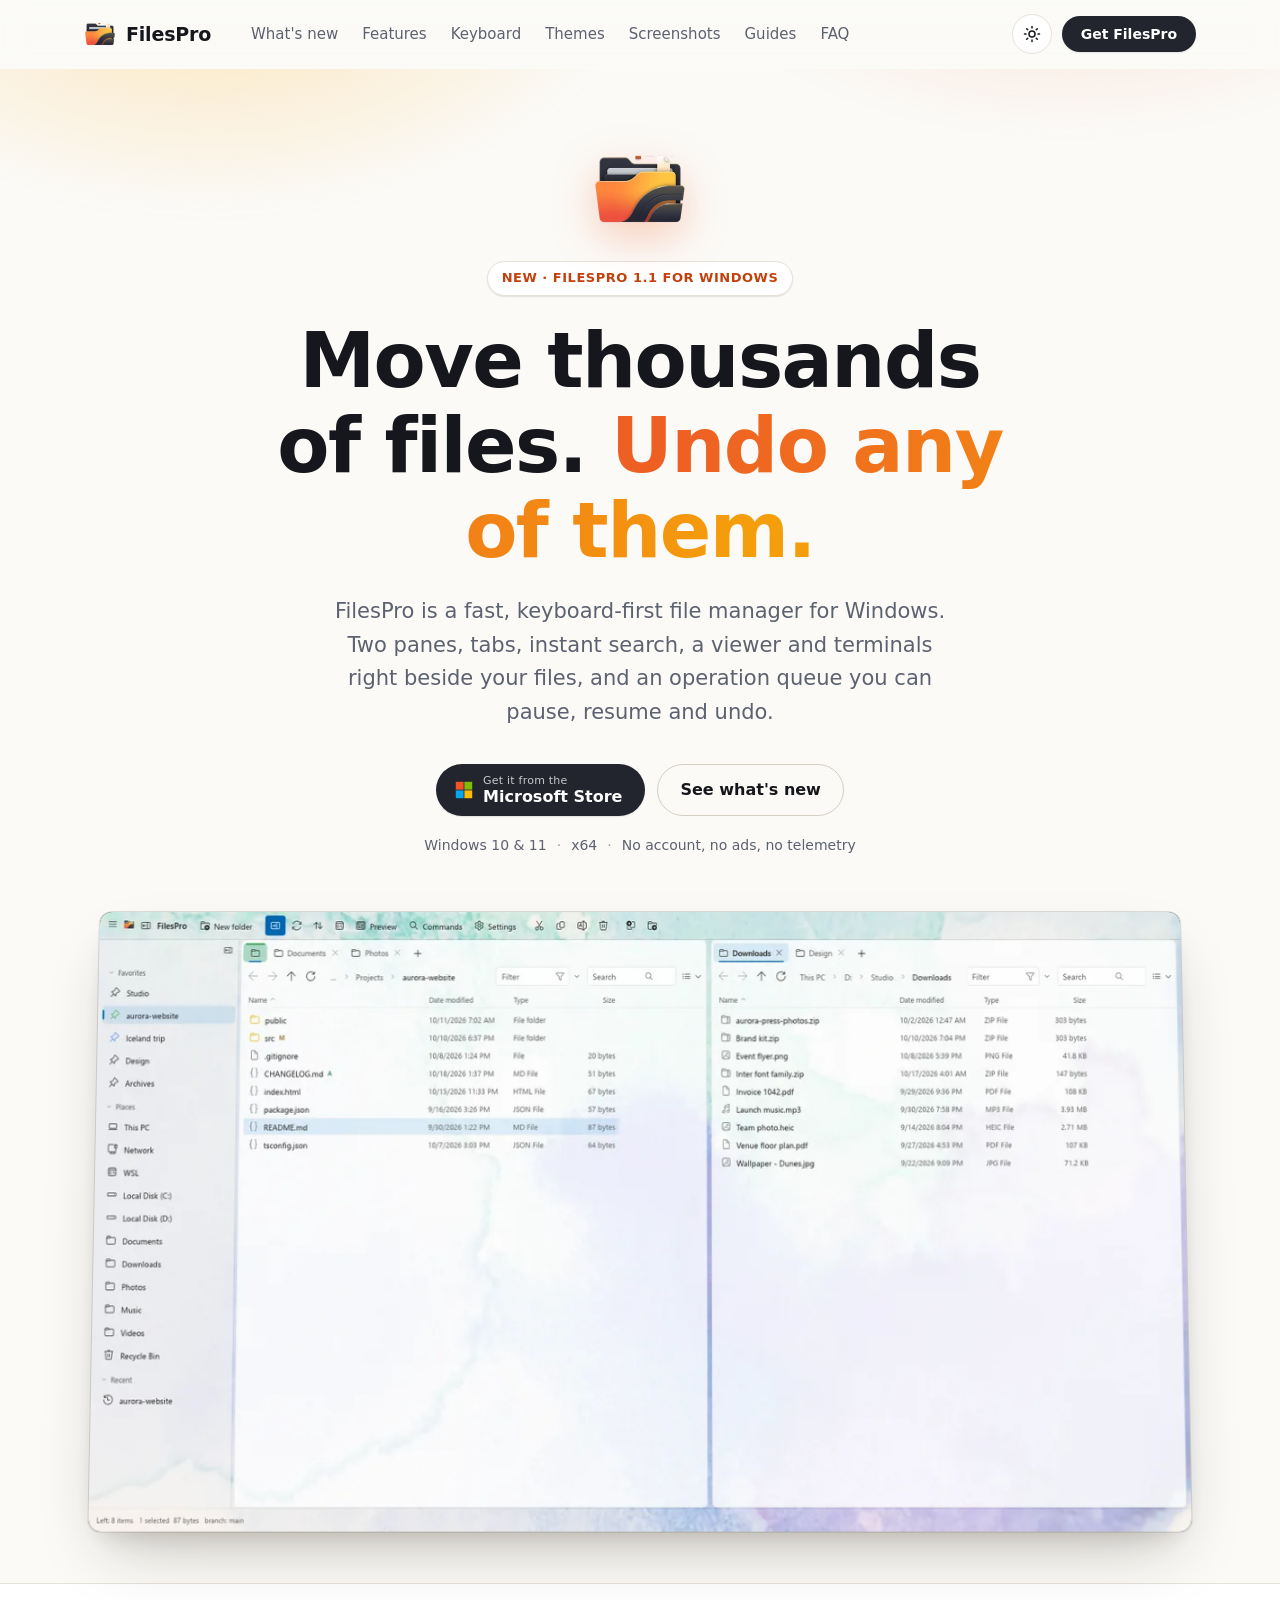
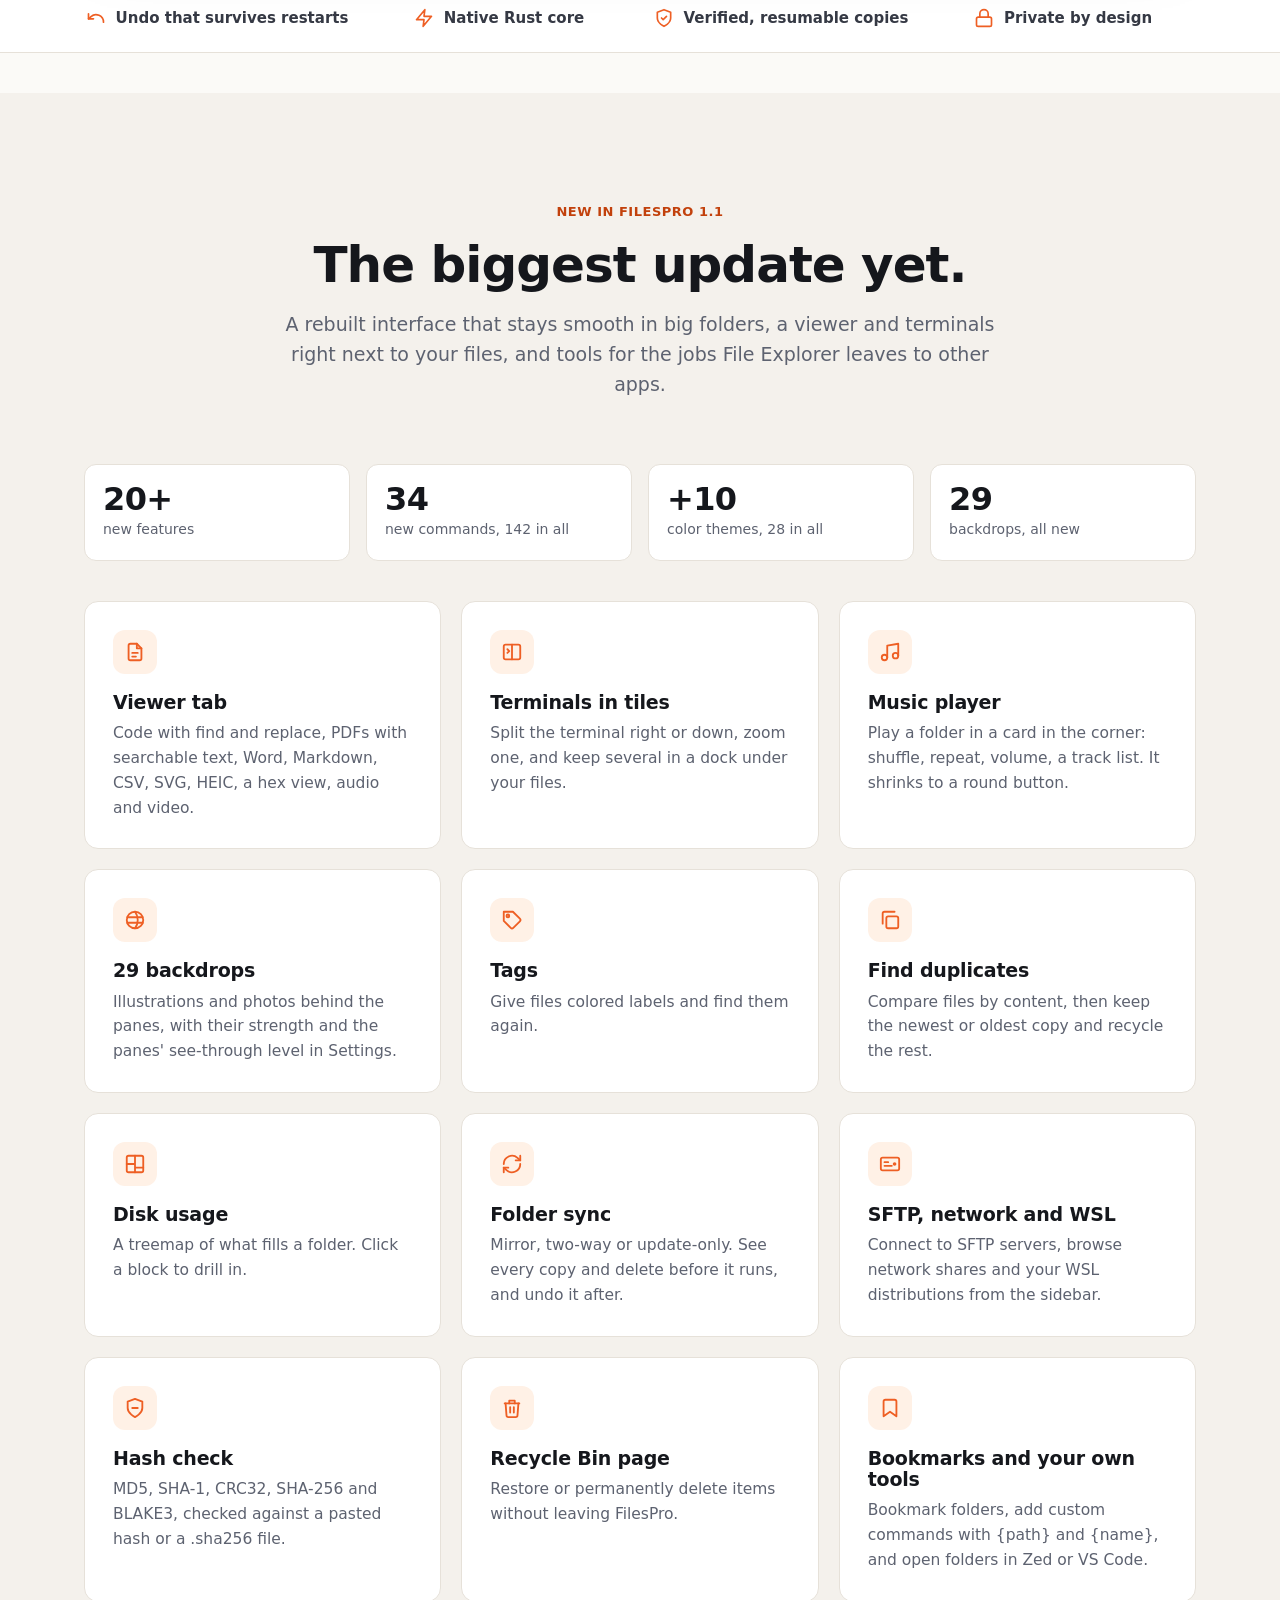
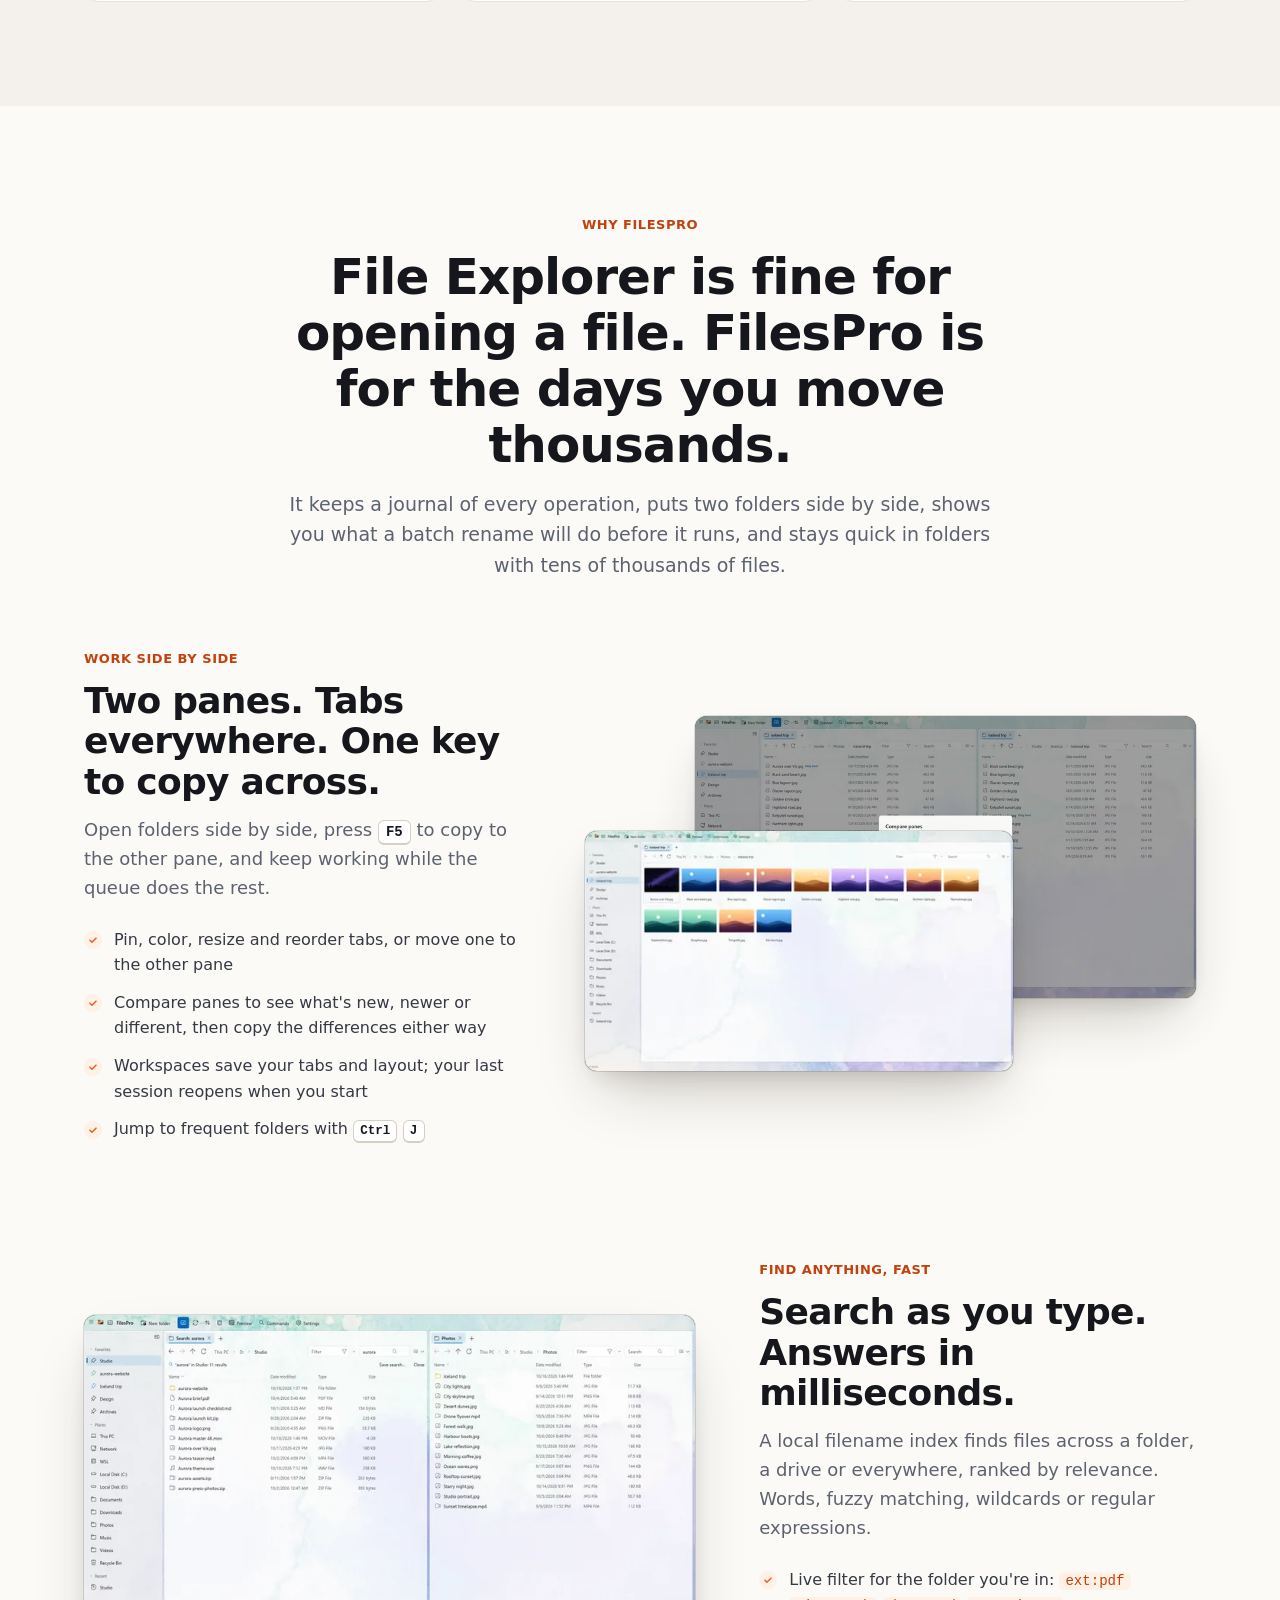
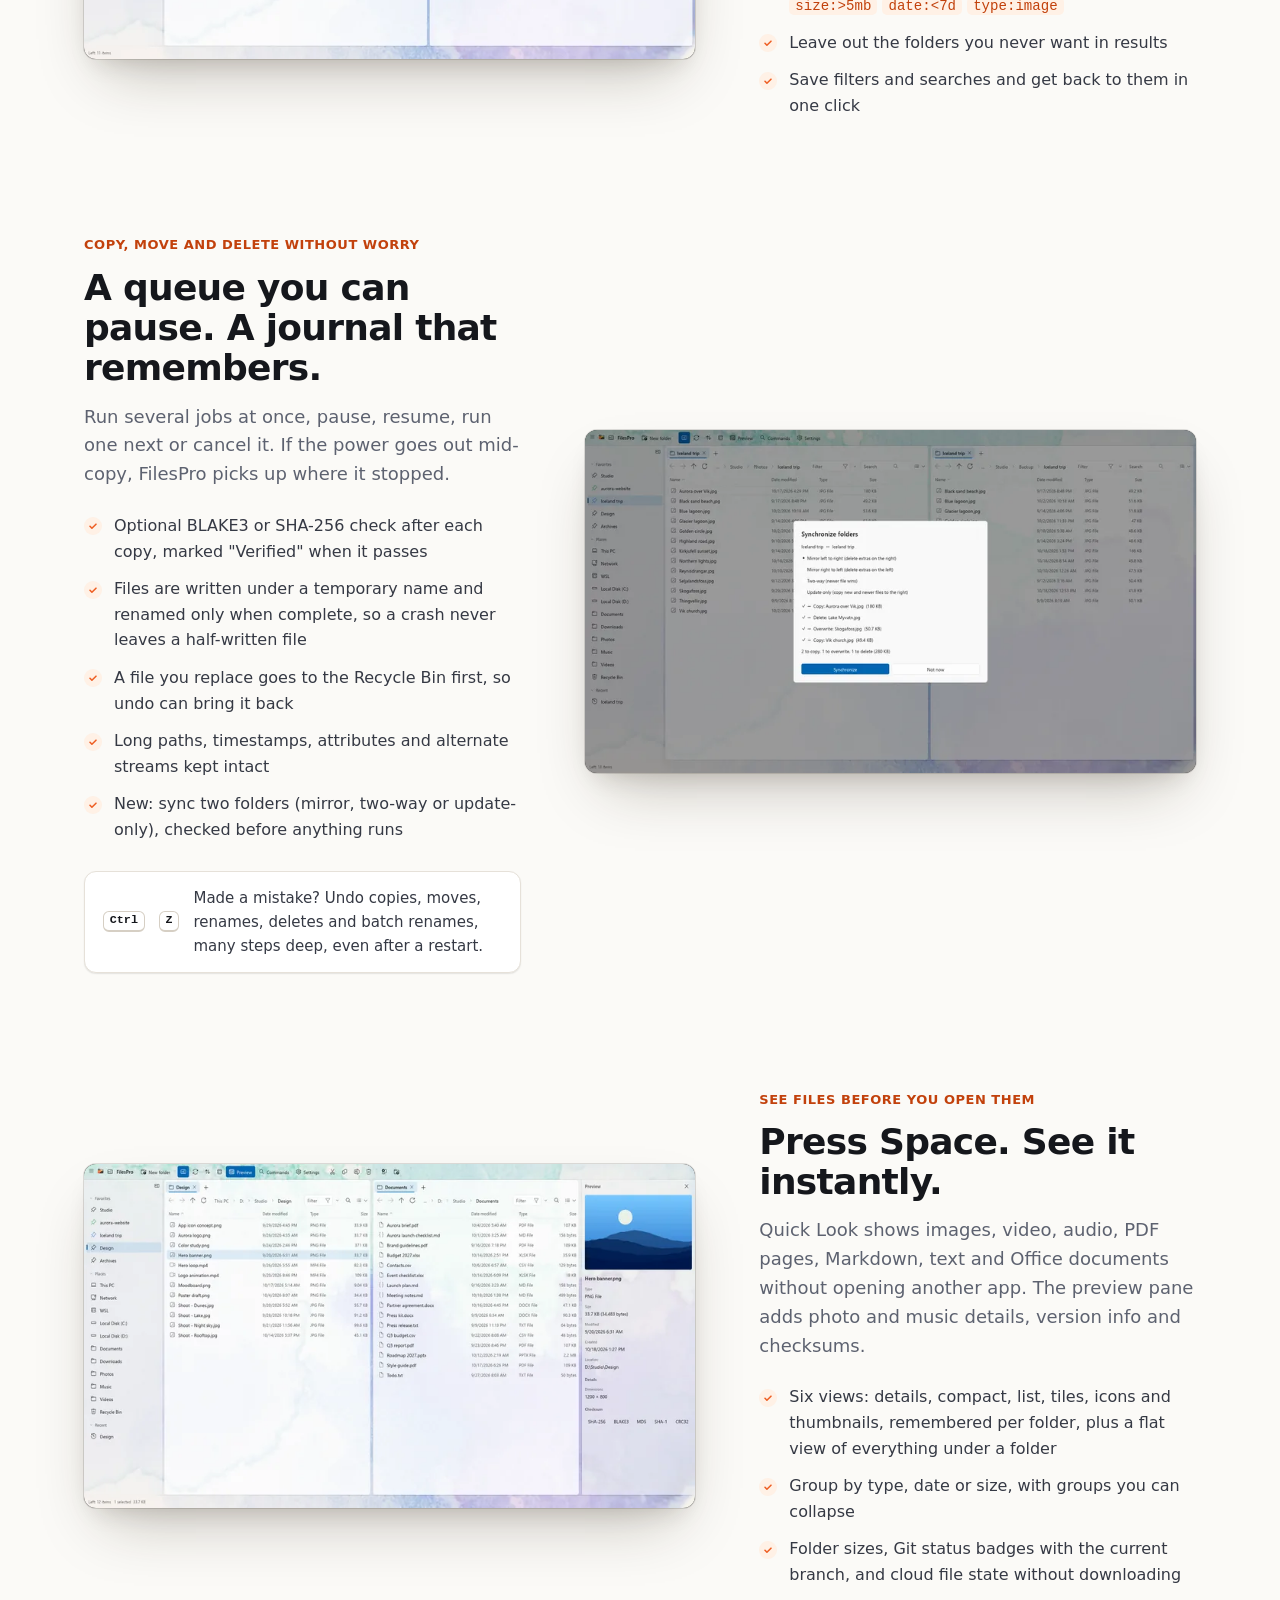
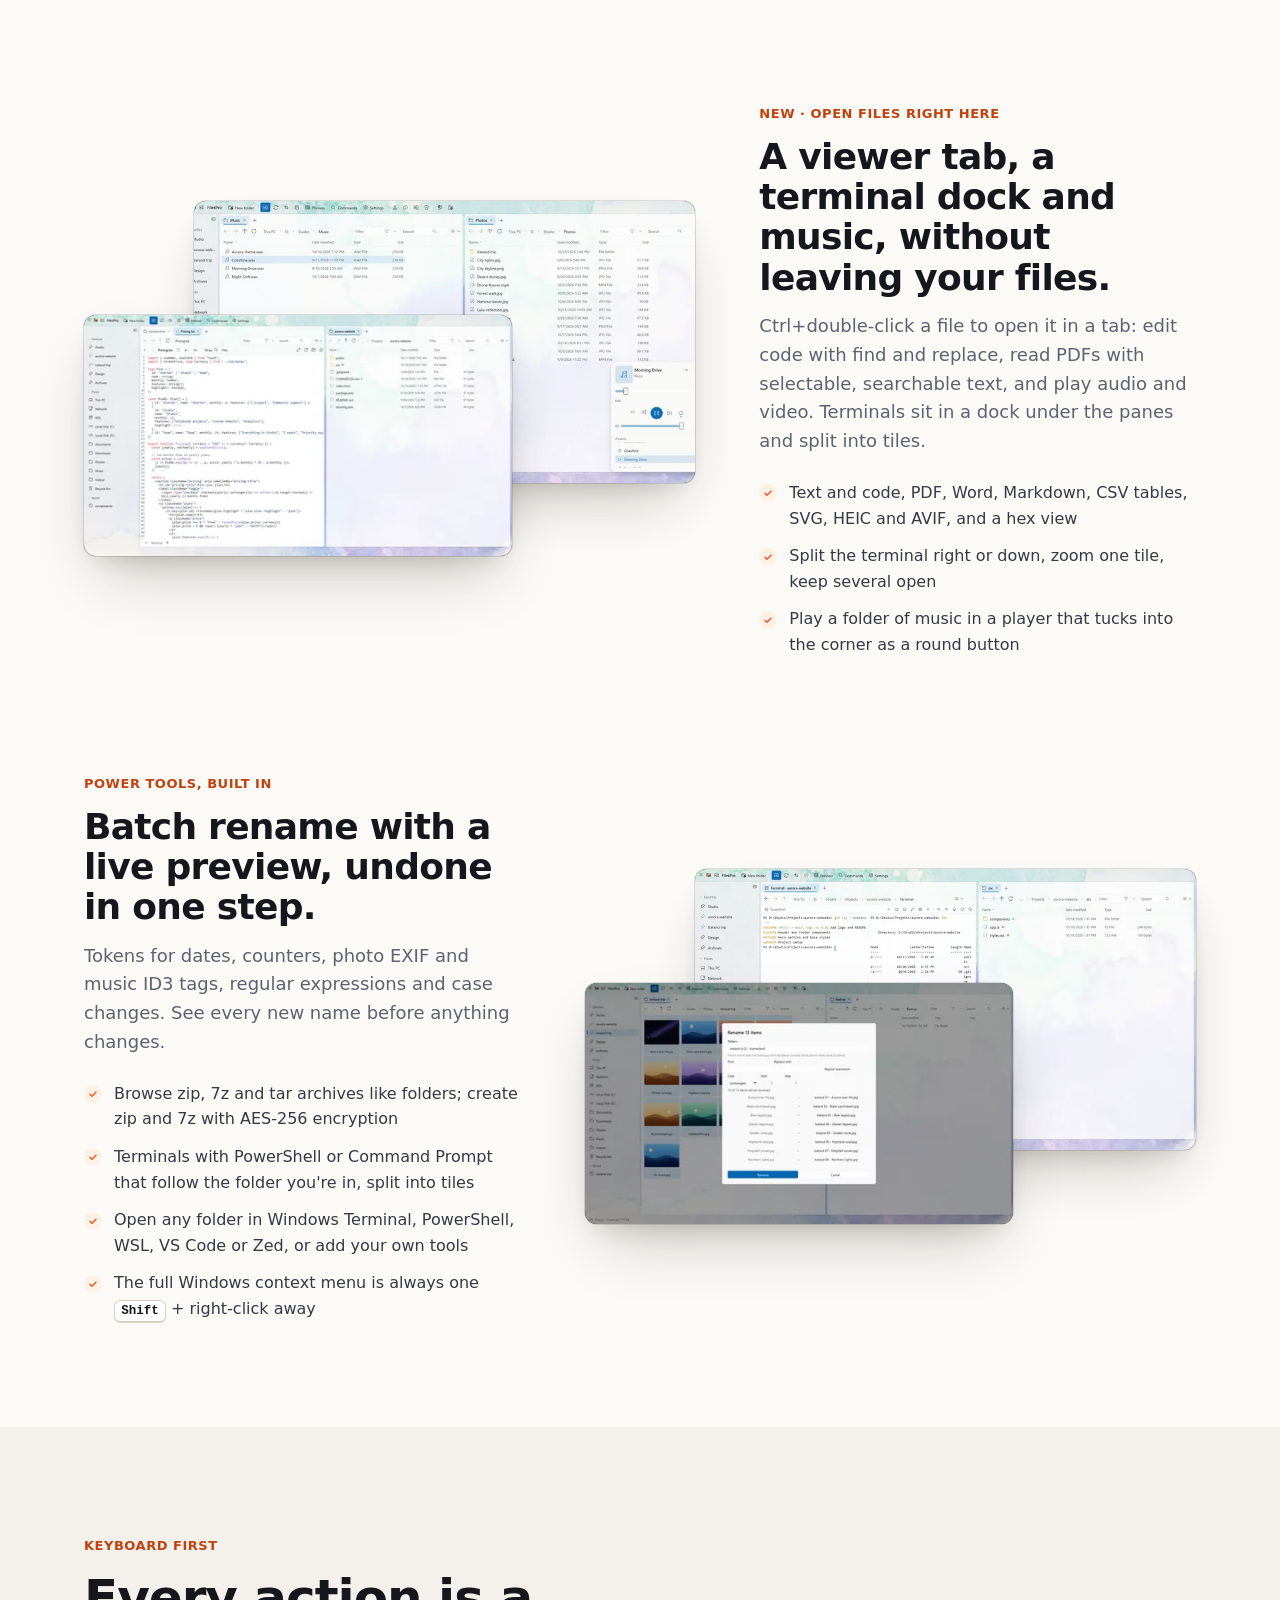
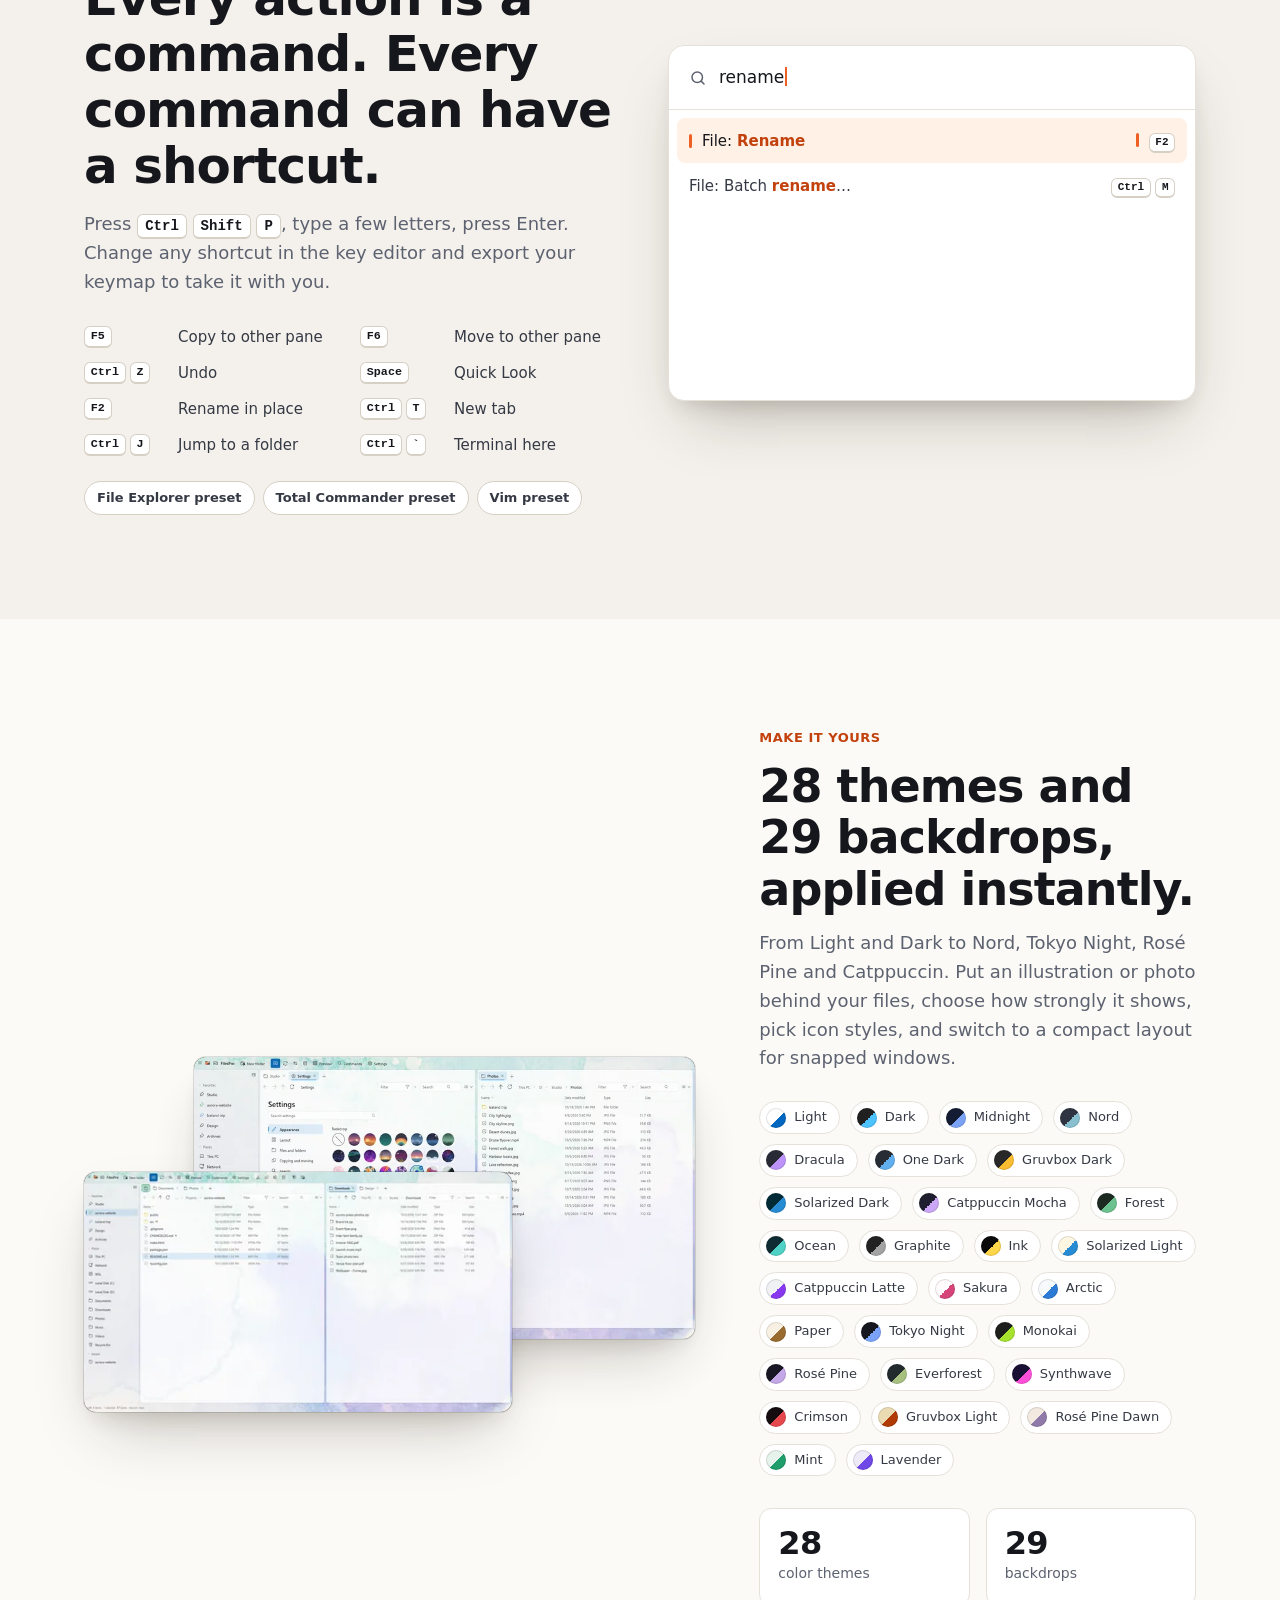
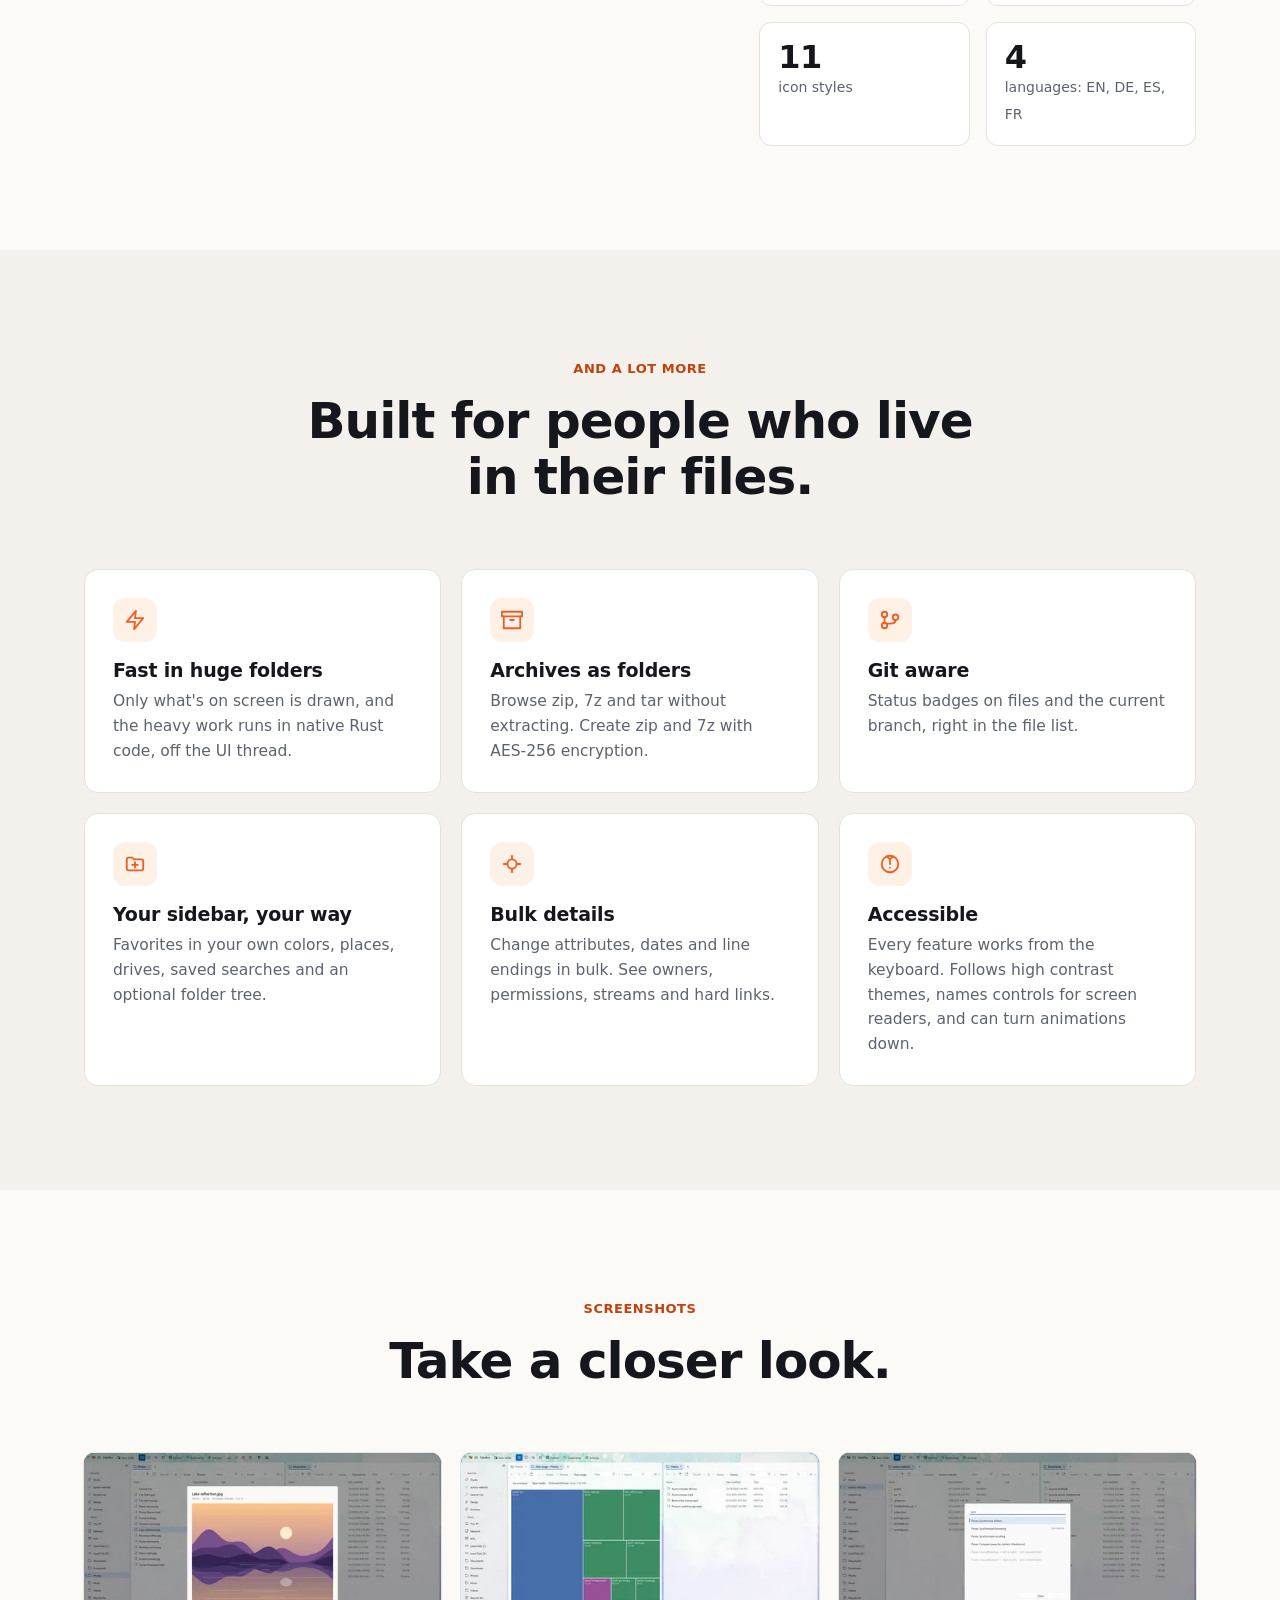
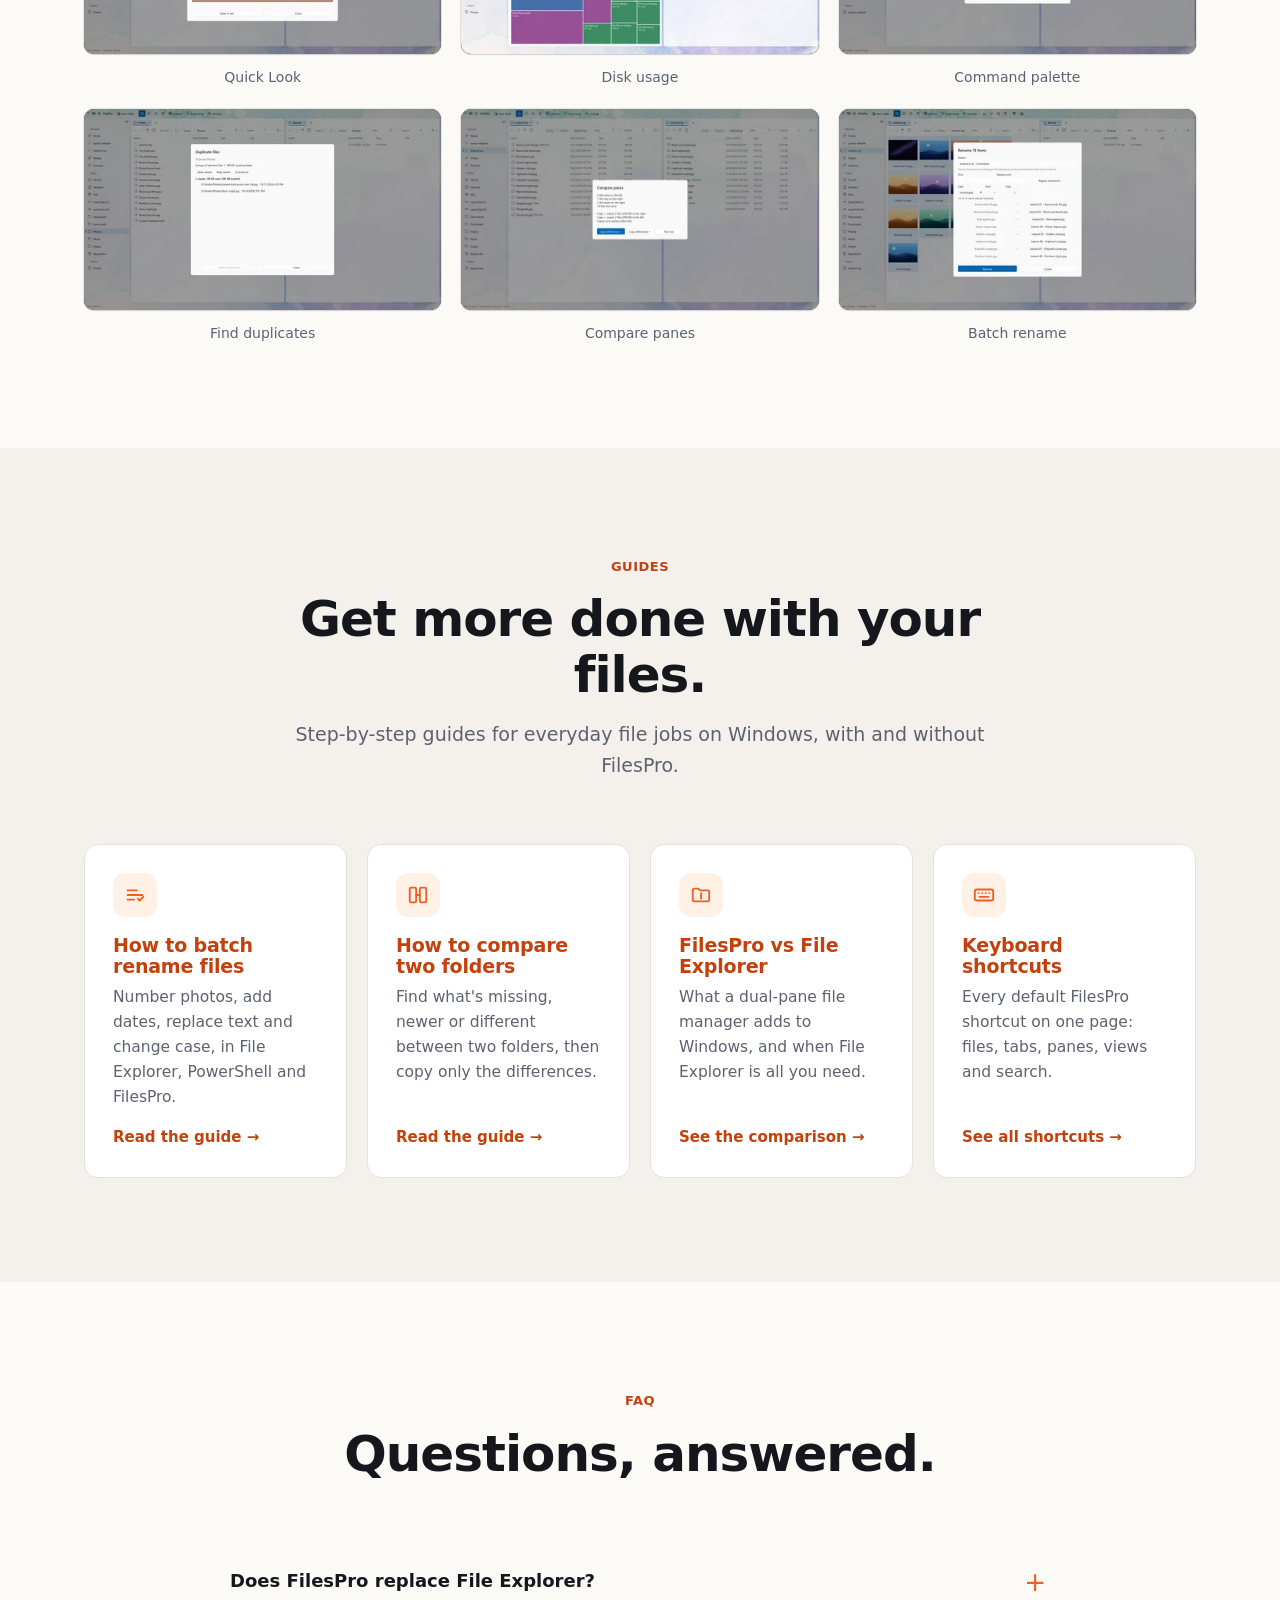
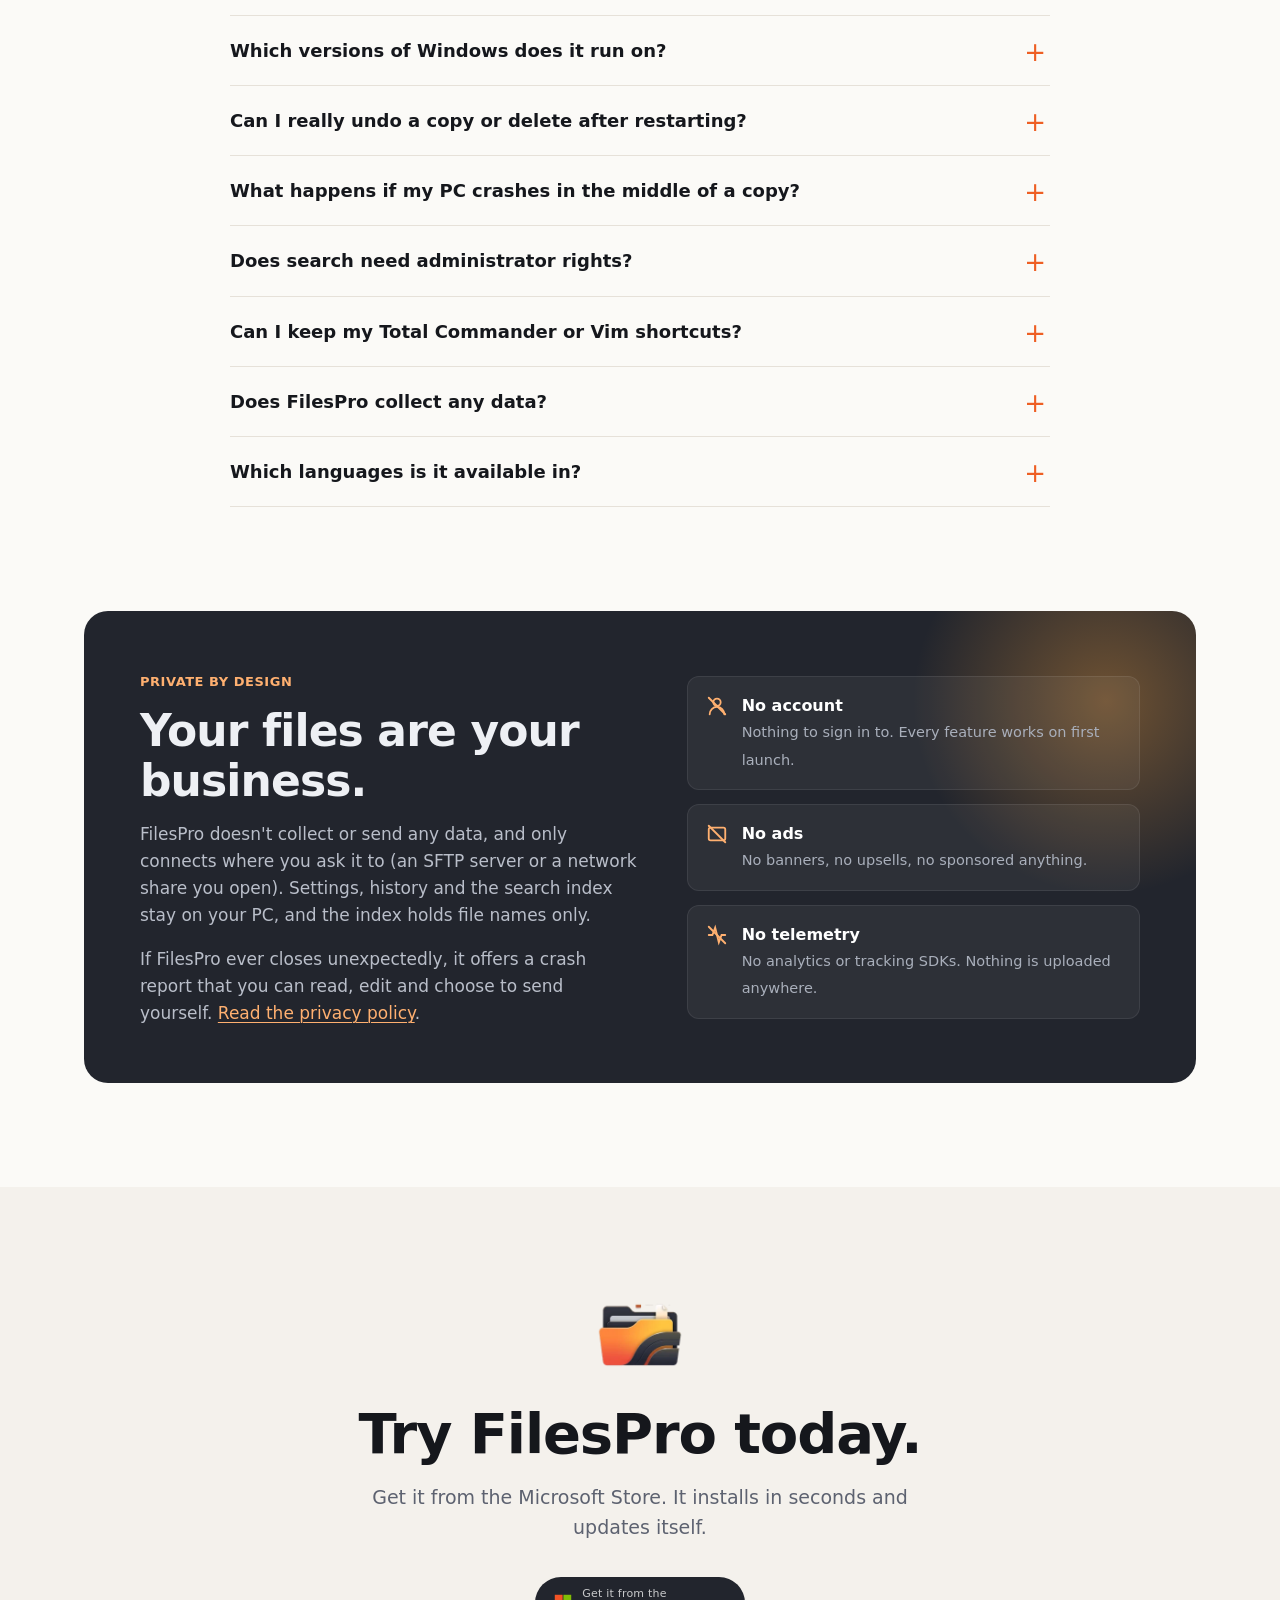
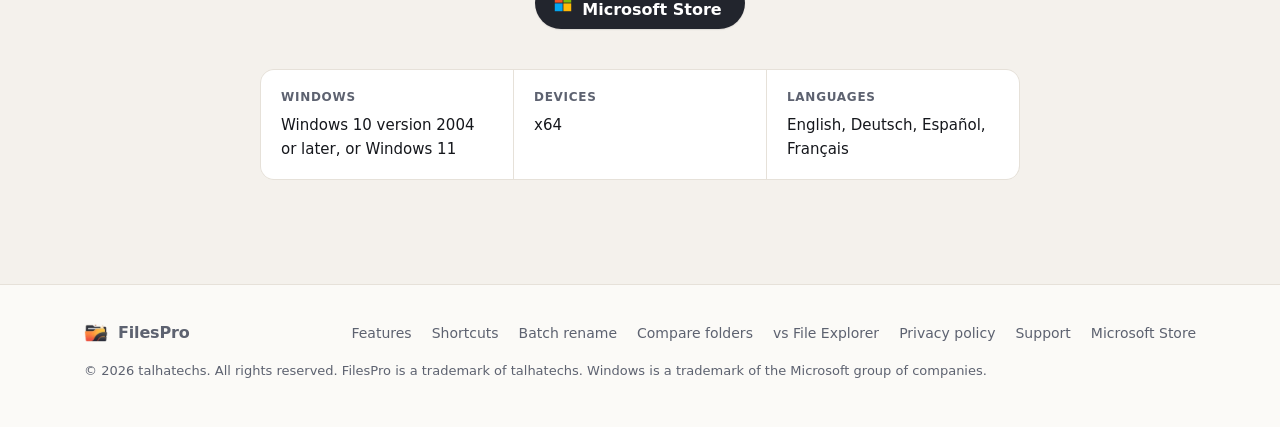
<file: index.html>
<!doctype html>
<html lang="en">
<head>
  <meta charset="utf-8">
  <meta name="viewport" content="width=device-width, initial-scale=1">
  <title>FilesPro – Dual-Pane File Manager for Windows 10 &amp; 11</title>
  <meta name="description" content="FilesPro is a fast, keyboard-first file manager for Windows: two panes, tabs, instant search, a viewer and terminals beside your files, batch rename, folder sync, and copies you can pause, resume, verify and undo. No account, no ads, no telemetry.">
  <meta name="google-site-verification" content="0eyW0zeu_gIlbdkaZUCSYkcfh9fMwwXT3r_XzbgK_aY">
  <meta name="theme-color" content="#fbfaf7">
  <link rel="icon" href="favicon.ico" sizes="any">
  <link rel="icon" type="image/png" href="assets/icon-64.png">
  <link rel="apple-touch-icon" href="assets/apple-touch-icon.png">
  <meta property="og:type" content="website">
  <meta property="og:site_name" content="FilesPro">
  <meta property="og:title" content="FilesPro – Dual-Pane File Manager for Windows">
  <meta property="og:description" content="Two panes, tabs, instant search and an operation queue you can pause, resume and undo. No account, no ads, no telemetry.">
  <meta property="og:image" content="https://talhary.github.io/filespro/assets/social-card.jpg">
  <meta property="og:image:width" content="1200">
  <meta property="og:image:height" content="630">
  <meta property="og:image:alt" content="FilesPro file manager with two panes and tabs">
  <meta property="og:url" content="https://talhary.github.io/filespro/">
  <meta property="og:locale" content="en_US">
  <link rel="canonical" href="https://talhary.github.io/filespro/">
  <meta name="twitter:card" content="summary_large_image">
  <meta name="twitter:title" content="FilesPro – Dual-Pane File Manager for Windows">
  <meta name="twitter:description" content="Two panes, tabs, instant search and an operation queue you can pause, resume and undo.">
  <meta name="twitter:image" content="https://talhary.github.io/filespro/assets/social-card.jpg">
  <link rel="preload" as="image" type="image/webp" imagesrcset="assets/shots/dual-pane-480.webp 480w, assets/shots/dual-pane-800.webp 800w, assets/shots/dual-pane-1200.webp 1200w, assets/shots/dual-pane.webp 1600w" imagesizes="(max-width: 640px) calc(100vw - 32px), (max-width: 1128px) calc(100vw - 48px), 1080px">
  <script>
    try { if (localStorage.getItem("fp-theme") === "dark") document.documentElement.setAttribute("data-theme", "dark"); } catch (e) {}
  </script>
  <link rel="stylesheet" href="assets/styles.css">
  <script type="application/ld+json">
  {
    "@context": "https://schema.org",
    "@graph": [
      {
        "@type": "Organization",
        "@id": "https://talhary.github.io/filespro/#org",
        "name": "talhatechs",
        "url": "https://talhary.github.io/filespro/",
        "logo": "https://talhary.github.io/filespro/assets/icon-512.png",
        "email": "talhariaz5425869@gmail.com"
      },
      {
        "@type": "WebSite",
        "@id": "https://talhary.github.io/filespro/#website",
        "name": "FilesPro",
        "url": "https://talhary.github.io/filespro/",
        "inLanguage": "en",
        "publisher": { "@id": "https://talhary.github.io/filespro/#org" }
      },
      {
        "@type": "SoftwareApplication",
        "@id": "https://talhary.github.io/filespro/#app",
        "name": "FilesPro Manager",
        "alternateName": "FilesPro",
        "url": "https://talhary.github.io/filespro/",
        "applicationCategory": "UtilitiesApplication",
        "applicationSubCategory": "File manager",
        "operatingSystem": "Windows 10 version 2004 or later, Windows 11",
        "processorRequirements": "x64",
        "softwareVersion": "1.1",
        "inLanguage": ["en", "de", "es", "fr"],
        "description": "A fast, keyboard-first file manager for Windows: two panes, tabs, instant search, a viewer and terminals beside your files, and an operation queue you can pause, resume and undo, built in Rust.",
        "image": "https://talhary.github.io/filespro/assets/icon-512.png",
        "screenshot": [
          "https://talhary.github.io/filespro/assets/shots/dual-pane.webp",
          "https://talhary.github.io/filespro/assets/shots/search.webp",
          "https://talhary.github.io/filespro/assets/shots/viewer.webp",
          "https://talhary.github.io/filespro/assets/shots/rename.webp",
          "https://talhary.github.io/filespro/assets/shots/themes.webp"
        ],
        "featureList": [
          "Dual pane with tabs",
          "Instant search with a local filename index",
          "Operation queue with pause and resume",
          "Verified copies with BLAKE3 or SHA-256",
          "Resumable copies and crash recovery",
          "Undo and redo that survive restarts",
          "Batch rename with a live preview",
          "Browse zip, 7z and tar archives as folders",
          "Viewer tab for code, PDF, Word, Markdown, images, audio and video",
          "Integrated terminals in tiles",
          "Tags, duplicate finder, disk usage treemap and folder sync",
          "SFTP, network shares and WSL",
          "Music player",
          "Command palette and customizable shortcuts",
          "28 color themes and 29 backdrops"
        ],
        "author": { "@id": "https://talhary.github.io/filespro/#org" },
        "publisher": { "@id": "https://talhary.github.io/filespro/#org" }
      }
    ]
  }
  </script>
  <script type="application/ld+json">
  {
    "@context": "https://schema.org",
    "@type": "FAQPage",
    "mainEntity": [
      {
        "@type": "Question",
        "name": "Does FilesPro replace File Explorer?",
        "acceptedAnswer": {
          "@type": "Answer",
          "text": "No. FilesPro is a separate app that runs alongside File Explorer, so nothing in Windows changes. Use FilesPro for the heavy jobs (moving, comparing, renaming) and keep using File Explorer wherever you like."
        }
      },
      {
        "@type": "Question",
        "name": "Which versions of Windows does it run on?",
        "acceptedAnswer": {
          "@type": "Answer",
          "text": "Windows 10 version 2004 (build 19041) or later, and Windows 11, on x64 PCs. Nothing else needs installing."
        }
      },
      {
        "@type": "Question",
        "name": "Can I really undo a copy or delete after restarting?",
        "acceptedAnswer": {
          "@type": "Answer",
          "text": "Yes. FilesPro keeps a journal of every operation, so copies, moves, renames, deletes and batch renames can be undone with Ctrl+Z, many steps deep, even after you close and reopen the app. A file you replace goes to the Recycle Bin first, so undo can bring it back."
        }
      },
      {
        "@type": "Question",
        "name": "What happens if my PC crashes in the middle of a copy?",
        "acceptedAnswer": {
          "@type": "Answer",
          "text": "Files are written under a temporary name and renamed only when complete, so a crash never leaves a half-written file behind. When FilesPro starts again, interrupted jobs continue where they stopped and half-finished files are cleaned up."
        }
      },
      {
        "@type": "Question",
        "name": "Does search need administrator rights?",
        "acceptedAnswer": {
          "@type": "Answer",
          "text": "No. Search works out of the box from a local filename index. Optionally, you can turn on instant search on all drives; that installs a small local service after an administrator prompt."
        }
      },
      {
        "@type": "Question",
        "name": "Can I keep my Total Commander or Vim shortcuts?",
        "acceptedAnswer": {
          "@type": "Answer",
          "text": "Yes. Start from the File Explorer, Total Commander or Vim key preset, change any shortcut in the key editor, and export your keymap to take it to another PC."
        }
      },
      {
        "@type": "Question",
        "name": "Does FilesPro collect any data?",
        "acceptedAnswer": {
          "@type": "Answer",
          "text": "No. There's no account, no ads, no analytics and no telemetry. FilesPro only connects where you ask it to, such as an SFTP server or a network share you open. Settings, history and the search index stay on your PC."
        }
      },
      {
        "@type": "Question",
        "name": "Which languages is it available in?",
        "acceptedAnswer": {
          "@type": "Answer",
          "text": "English, German, Spanish and French. FilesPro follows your Windows language, or you can pick one in Settings."
        }
      }
    ]
  }
  </script>
</head>
<body>
  <a class="skip" href="#main">Skip to content</a>

  <header class="site-header">
    <div class="wrap nav">
      <a class="brand" href="#top" aria-label="FilesPro home">
        <img src="assets/icon-64.webp" alt="" width="32" height="32">FilesPro
      </a>
      <nav class="nav-links" aria-label="Sections">
        <a href="#new">What's new</a>
        <a href="#features">Features</a>
        <a href="#keyboard">Keyboard</a>
        <a href="#themes">Themes</a>
        <a href="#screenshots">Screenshots</a>
        <a href="#guides">Guides</a>
        <a href="#faq">FAQ</a>
      </nav>
      <div class="nav-end">
        <button class="icon-btn" id="theme-toggle" type="button" aria-label="Switch to dark theme">
          <svg class="sun" viewBox="0 0 24 24" fill="none" stroke="currentColor" stroke-width="2" stroke-linecap="round"><circle cx="12" cy="12" r="4"/><path d="M12 2v2M12 20v2M4.9 4.9l1.4 1.4M17.7 17.7l1.4 1.4M2 12h2M20 12h2M4.9 19.1l1.4-1.4M17.7 6.3l1.4-1.4"/></svg>
          <svg class="moon" viewBox="0 0 24 24" fill="none" stroke="currentColor" stroke-width="2" stroke-linecap="round" stroke-linejoin="round"><path d="M21 12.8A9 9 0 1 1 11.2 3a7 7 0 0 0 9.8 9.8z"/></svg>
        </button>
        <a class="btn btn-primary" href="https://apps.microsoft.com/detail/9NTKTTNK7JXX?hl=en-us&amp;gl=US&amp;ocid=pdpshare" data-store>Get FilesPro</a>
      </div>
    </div>
  </header>

  <main id="main">
    <!-- Hero -->
    <div class="hero" id="top">
      <div class="wrap">
        <img class="hero-icon" src="assets/icon-192.webp" alt="" width="96" height="96">
        <div class="eyebrow">New · FilesPro 1.1 for Windows</div>
        <h1>Move thousands of files. <span class="grad">Undo any of them.</span></h1>
        <p class="lede">FilesPro is a fast, keyboard-first file manager for Windows. Two panes, tabs, instant search, a viewer and terminals right beside your files, and an operation queue you can pause, resume and undo.</p>
        <div class="cta-row">
          <a class="btn btn-primary btn-store" href="https://apps.microsoft.com/detail/9NTKTTNK7JXX?hl=en-us&amp;gl=US&amp;ocid=pdpshare" data-store>
            <svg class="ms-logo" viewBox="0 0 23 23" aria-hidden="true"><path fill="#f35325" d="M1 1h10v10H1z"/><path fill="#81bc06" d="M12 1h10v10H12z"/><path fill="#05a6f0" d="M1 12h10v10H1z"/><path fill="#ffba08" d="M12 12h10v10H12z"/></svg>
            <span><small>Get it from the</small>Microsoft Store</span>
          </a>
          <a class="btn btn-ghost" href="#new">See what's new</a>
        </div>
        <p class="meta"><span>Windows 10 &amp; 11</span><span>x64</span><span>No account, no ads, no telemetry</span></p>

        <div class="hero-shot">
          <button class="window" type="button" data-caption="Two panes with tabs: copy or move to the other side with one key">
            <img src="assets/shots/dual-pane.webp" srcset="assets/shots/dual-pane-480.webp 480w, assets/shots/dual-pane-800.webp 800w, assets/shots/dual-pane-1200.webp 1200w, assets/shots/dual-pane.webp 1600w" sizes="(max-width: 640px) calc(100vw - 32px), (max-width: 1128px) calc(100vw - 48px), 1080px" width="1600" height="900" alt="FilesPro in the light theme with the Watercolor backdrop: two panes side by side, each with its own tabs, and a sidebar of favorites and places" fetchpriority="high">
          </button>
        </div>
      </div>

      <div class="strip">
        <ul class="wrap">
          <li><svg viewBox="0 0 24 24" fill="none" stroke="currentColor" stroke-width="2" stroke-linecap="round" stroke-linejoin="round"><path d="M3 7v6h6"/><path d="M21 17a9 9 0 0 0-15-6.7L3 13"/></svg>Undo that survives restarts</li>
          <li><svg viewBox="0 0 24 24" fill="none" stroke="currentColor" stroke-width="2" stroke-linecap="round" stroke-linejoin="round"><path d="M13 2 3 14h9l-1 8 10-12h-9l1-8z"/></svg>Native Rust core</li>
          <li><svg viewBox="0 0 24 24" fill="none" stroke="currentColor" stroke-width="2" stroke-linecap="round" stroke-linejoin="round"><path d="M12 22s8-4 8-10V5l-8-3-8 3v7c0 6 8 10 8 10z"/><path d="m9 12 2 2 4-4"/></svg>Verified, resumable copies</li>
          <li><svg viewBox="0 0 24 24" fill="none" stroke="currentColor" stroke-width="2" stroke-linecap="round" stroke-linejoin="round"><rect x="3" y="11" width="18" height="11" rx="2"/><path d="M7 11V7a5 5 0 0 1 10 0v4"/></svg>Private by design</li>
        </ul>
      </div>
    </div>


    <!-- What's new in 1.1 -->
    <section id="new" class="alt">
      <div class="wrap">
        <div class="section-head reveal">
          <span class="eyebrow">New in FilesPro 1.1</span>
          <h2>The biggest update yet.</h2>
          <p>A rebuilt interface that stays smooth in big folders, a viewer and terminals right next to your files, and tools for the jobs File Explorer leaves to other apps.</p>
        </div>
        <div class="stats four reveal" style="margin:0 auto 40px">
          <div class="stat"><b>20+</b><span>new features</span></div>
          <div class="stat"><b>34</b><span>new commands, 142 in all</span></div>
          <div class="stat"><b>+10</b><span>color themes, 28 in all</span></div>
          <div class="stat"><b>29</b><span>backdrops, all new</span></div>
        </div>
        <div class="grid">
          <div class="card reveal">
            <div class="ico"><svg viewBox="0 0 24 24" fill="none" stroke="currentColor" stroke-width="2" stroke-linecap="round" stroke-linejoin="round"><path d="M14 3H7a2 2 0 0 0-2 2v14a2 2 0 0 0 2 2h10a2 2 0 0 0 2-2V8z"/><path d="M14 3v5h5M9 13h6M9 17h4"/></svg></div>
            <h3>Viewer tab</h3>
            <p>Code with find and replace, PDFs with searchable text, Word, Markdown, CSV, SVG, HEIC, a hex view, audio and video.</p>
          </div>
          <div class="card reveal">
            <div class="ico"><svg viewBox="0 0 24 24" fill="none" stroke="currentColor" stroke-width="2" stroke-linecap="round" stroke-linejoin="round"><rect x="3" y="4" width="18" height="16" rx="2"/><path d="M12 4v16M7 9l2 2-2 2"/></svg></div>
            <h3>Terminals in tiles</h3>
            <p>Split the terminal right or down, zoom one, and keep several in a dock under your files.</p>
          </div>
          <div class="card reveal">
            <div class="ico"><svg viewBox="0 0 24 24" fill="none" stroke="currentColor" stroke-width="2" stroke-linecap="round" stroke-linejoin="round"><path d="M9 18V5l12-2v13"/><circle cx="6" cy="18" r="3"/><circle cx="18" cy="16" r="3"/></svg></div>
            <h3>Music player</h3>
            <p>Play a folder in a card in the corner: shuffle, repeat, volume, a track list. It shrinks to a round button.</p>
          </div>
          <div class="card reveal">
            <div class="ico"><svg viewBox="0 0 24 24" fill="none" stroke="currentColor" stroke-width="2" stroke-linecap="round" stroke-linejoin="round"><circle cx="12" cy="12" r="9"/><path d="M3.6 9h16.8M3.6 15h16.8"/><path d="M12 3a15 15 0 0 1 0 18"/></svg></div>
            <h3>29 backdrops</h3>
            <p>Illustrations and photos behind the panes, with their strength and the panes' see-through level in Settings.</p>
          </div>
          <div class="card reveal">
            <div class="ico"><svg viewBox="0 0 24 24" fill="none" stroke="currentColor" stroke-width="2" stroke-linecap="round" stroke-linejoin="round"><path d="M20.6 13.4 13.4 20.6a2 2 0 0 1-2.8 0L3 13V3h10l7.6 7.6a2 2 0 0 1 0 2.8z"/><circle cx="7.5" cy="7.5" r="1.5"/></svg></div>
            <h3>Tags</h3>
            <p>Give files colored labels and find them again.</p>
          </div>
          <div class="card reveal">
            <div class="ico"><svg viewBox="0 0 24 24" fill="none" stroke="currentColor" stroke-width="2" stroke-linecap="round" stroke-linejoin="round"><rect x="8" y="8" width="13" height="13" rx="2"/><path d="M4 16V5a2 2 0 0 1 2-2h11"/></svg></div>
            <h3>Find duplicates</h3>
            <p>Compare files by content, then keep the newest or oldest copy and recycle the rest.</p>
          </div>
          <div class="card reveal">
            <div class="ico"><svg viewBox="0 0 24 24" fill="none" stroke="currentColor" stroke-width="2" stroke-linecap="round" stroke-linejoin="round"><rect x="3" y="3" width="18" height="18" rx="2"/><path d="M3 12h9M12 3v18M12 16h9"/></svg></div>
            <h3>Disk usage</h3>
            <p>A treemap of what fills a folder. Click a block to drill in.</p>
          </div>
          <div class="card reveal">
            <div class="ico"><svg viewBox="0 0 24 24" fill="none" stroke="currentColor" stroke-width="2" stroke-linecap="round" stroke-linejoin="round"><path d="M21 12a9 9 0 0 1-15 6.7L3 16"/><path d="M3 12a9 9 0 0 1 15-6.7L21 8"/><path d="M3 21v-5h5M21 3v5h-5"/></svg></div>
            <h3>Folder sync</h3>
            <p>Mirror, two-way or update-only. See every copy and delete before it runs, and undo it after.</p>
          </div>
          <div class="card reveal">
            <div class="ico"><svg viewBox="0 0 24 24" fill="none" stroke="currentColor" stroke-width="2" stroke-linecap="round" stroke-linejoin="round"><rect x="2" y="5" width="20" height="14" rx="2"/><path d="M6 10h4M6 14h8"/><circle cx="17" cy="12" r="1"/></svg></div>
            <h3>SFTP, network and WSL</h3>
            <p>Connect to SFTP servers, browse network shares and your WSL distributions from the sidebar.</p>
          </div>
          <div class="card reveal">
            <div class="ico"><svg viewBox="0 0 24 24" fill="none" stroke="currentColor" stroke-width="2" stroke-linecap="round" stroke-linejoin="round"><path d="M12 22s8-4 8-10V5l-8-3-8 3v7c0 6 8 10 8 10z"/><path d="M9 12h6"/></svg></div>
            <h3>Hash check</h3>
            <p>MD5, SHA-1, CRC32, SHA-256 and BLAKE3, checked against a pasted hash or a .sha256 file.</p>
          </div>
          <div class="card reveal">
            <div class="ico"><svg viewBox="0 0 24 24" fill="none" stroke="currentColor" stroke-width="2" stroke-linecap="round" stroke-linejoin="round"><path d="M4 7h16M10 11v6M14 11v6"/><path d="M5 7l1 13a2 2 0 0 0 2 2h8a2 2 0 0 0 2-2l1-13M9 7V4h6v3"/></svg></div>
            <h3>Recycle Bin page</h3>
            <p>Restore or permanently delete items without leaving FilesPro.</p>
          </div>
          <div class="card reveal">
            <div class="ico"><svg viewBox="0 0 24 24" fill="none" stroke="currentColor" stroke-width="2" stroke-linecap="round" stroke-linejoin="round"><path d="M19 21l-7-5-7 5V5a2 2 0 0 1 2-2h10a2 2 0 0 1 2 2z"/></svg></div>
            <h3>Bookmarks and your own tools</h3>
            <p>Bookmark folders, add custom commands with {path} and {name}, and open folders in Zed or VS Code.</p>
          </div>
        </div>
      </div>
    </section>

    <!-- Features -->
    <section id="features">
      <div class="wrap">
        <div class="section-head reveal">
          <span class="eyebrow">Why FilesPro</span>
          <h2>File Explorer is fine for opening a file. FilesPro is for the days you move thousands.</h2>
          <p>It keeps a journal of every operation, puts two folders side by side, shows you what a batch rename will do before it runs, and stays quick in folders with tens of thousands of files.</p>
        </div>

        <article class="feature reveal">
          <div class="feature-text">
            <span class="eyebrow">Work side by side</span>
            <h3>Two panes. Tabs everywhere. One key to copy across.</h3>
            <p>Open folders side by side, press <kbd>F5</kbd> to copy to the other pane, and keep working while the queue does the rest.</p>
            <ul class="ticks">
              <li>Pin, color, resize and reorder tabs, or move one to the other pane</li>
              <li>Compare panes to see what's new, newer or different, then copy the differences either way</li>
              <li>Workspaces save your tabs and layout; your last session reopens when you start</li>
              <li>Jump to frequent folders with <kbd>Ctrl</kbd> <kbd>J</kbd></li>
            </ul>
          </div>
          <div class="stack">
            <button class="window back" type="button" data-caption="Compare two folders and copy only the differences">
              <img src="assets/shots/compare.webp" srcset="assets/shots/compare-480.webp 480w, assets/shots/compare-800.webp 800w, assets/shots/compare-1200.webp 1200w, assets/shots/compare.webp 1600w" sizes="(max-width: 980px) 80vw, 510px" width="1600" height="900" alt="Two panes compared, with new and changed files marked" loading="lazy">
            </button>
            <button class="window front" type="button" data-caption="Big thumbnails for photos and videos">
              <img src="assets/shots/thumbnails.webp" srcset="assets/shots/thumbnails-480.webp 480w, assets/shots/thumbnails-800.webp 800w, assets/shots/thumbnails-1200.webp 1200w, assets/shots/thumbnails.webp 1600w" sizes="(max-width: 980px) 68vw, 440px" width="1600" height="900" alt="Thumbnails of a folder of photos" loading="lazy">
            </button>
          </div>
        </article>

        <article class="feature flip reveal">
          <div class="feature-text">
            <span class="eyebrow">Find anything, fast</span>
            <h3>Search as you type. Answers in milliseconds.</h3>
            <p>A local filename index finds files across a folder, a drive or everywhere, ranked by relevance. Words, fuzzy matching, wildcards or regular expressions.</p>
            <ul class="ticks filters">
              <li>Live filter for the folder you're in: <code>ext:pdf</code> <code>size:&gt;5mb</code> <code>date:&lt;7d</code> <code>type:image</code></li>
              <li>Leave out the folders you never want in results</li>
              <li>Save filters and searches and get back to them in one click</li>
            </ul>
          </div>
          <button class="window" type="button" data-caption="Instant search as you type, in a folder or across whole drives">
            <img src="assets/shots/search.webp" srcset="assets/shots/search-480.webp 480w, assets/shots/search-800.webp 800w, assets/shots/search-1200.webp 1200w, assets/shots/search.webp 1600w" sizes="(max-width: 640px) calc(100vw - 32px), (max-width: 980px) calc(100vw - 48px), 620px" width="1600" height="900" alt="Search results for 'aurora' listed instantly in the left pane" loading="lazy">
          </button>
        </article>

        <article class="feature reveal">
          <div class="feature-text">
            <span class="eyebrow">Copy, move and delete without worry</span>
            <h3>A queue you can pause. A journal that remembers.</h3>
            <p>Run several jobs at once, pause, resume, run one next or cancel it. If the power goes out mid-copy, FilesPro picks up where it stopped.</p>
            <ul class="ticks">
              <li>Optional BLAKE3 or SHA-256 check after each copy, marked "Verified" when it passes</li>
              <li>Files are written under a temporary name and renamed only when complete, so a crash never leaves a half-written file</li>
              <li>A file you replace goes to the Recycle Bin first, so undo can bring it back</li>
              <li>Long paths, timestamps, attributes and alternate streams kept intact</li>
              <li>New: sync two folders (mirror, two-way or update-only), checked before anything runs</li>
            </ul>
            <div class="undo-card"><kbd>Ctrl</kbd><kbd>Z</kbd><span>Made a mistake? Undo copies, moves, renames, deletes and batch renames, many steps deep, even after a restart.</span></div>
          </div>
          <button class="window" type="button" data-caption="Sync two folders: every copy, overwrite and delete listed before it runs">
            <img src="assets/shots/sync.webp" srcset="assets/shots/sync-480.webp 480w, assets/shots/sync-800.webp 800w, assets/shots/sync-1200.webp 1200w, assets/shots/sync.webp 1600w" sizes="(max-width: 640px) calc(100vw - 32px), (max-width: 980px) calc(100vw - 48px), 620px" width="1600" height="900" alt="The Synchronize folders dialog listing what will be copied, overwritten and deleted" loading="lazy">
          </button>
        </article>

        <article class="feature flip reveal">
          <div class="feature-text">
            <span class="eyebrow">See files before you open them</span>
            <h3>Press Space. See it instantly.</h3>
            <p>Quick Look shows images, video, audio, PDF pages, Markdown, text and Office documents without opening another app. The preview pane adds photo and music details, version info and checksums.</p>
            <ul class="ticks">
              <li>Six views: details, compact, list, tiles, icons and thumbnails, remembered per folder, plus a flat view of everything under a folder</li>
              <li>Group by type, date or size, with groups you can collapse</li>
              <li>Folder sizes, Git status badges with the current branch, and cloud file state without downloading</li>
            </ul>
          </div>
          <button class="window" type="button" data-caption="Preview pane for pictures, PDFs and text, with file details">
            <img src="assets/shots/preview.webp" srcset="assets/shots/preview-480.webp 480w, assets/shots/preview-800.webp 800w, assets/shots/preview-1200.webp 1200w, assets/shots/preview.webp 1600w" sizes="(max-width: 640px) calc(100vw - 32px), (max-width: 980px) calc(100vw - 48px), 620px" width="1600" height="900" alt="The preview pane showing a photo with its type, size, dimensions and checksums" loading="lazy">
          </button>
        </article>


        <article class="feature flip reveal">
          <div class="feature-text">
            <span class="eyebrow">New · Open files right here</span>
            <h3>A viewer tab, a terminal dock and music, without leaving your files.</h3>
            <p>Ctrl+double-click a file to open it in a tab: edit code with find and replace, read PDFs with selectable, searchable text, and play audio and video. Terminals sit in a dock under the panes and split into tiles.</p>
            <ul class="ticks">
              <li>Text and code, PDF, Word, Markdown, CSV tables, SVG, HEIC and AVIF, and a hex view</li>
              <li>Split the terminal right or down, zoom one tile, keep several open</li>
              <li>Play a folder of music in a player that tucks into the corner as a round button</li>
            </ul>
          </div>
          <div class="stack">
            <button class="window back" type="button" data-caption="Music while you work: a folder's tracks in a player in the corner">
              <img src="assets/shots/music.webp" srcset="assets/shots/music-480.webp 480w, assets/shots/music-800.webp 800w, assets/shots/music-1200.webp 1200w, assets/shots/music.webp 1600w" sizes="(max-width: 980px) 80vw, 510px" width="1600" height="850" alt="The music player card in the corner with play controls and a track list" loading="lazy">
            </button>
            <button class="window front" type="button" data-caption="Open code, PDFs, documents and pictures in a viewer tab, right next to your files">
              <img src="assets/shots/viewer.webp" srcset="assets/shots/viewer-480.webp 480w, assets/shots/viewer-800.webp 800w, assets/shots/viewer-1200.webp 1200w, assets/shots/viewer.webp 1600w" sizes="(max-width: 980px) 68vw, 440px" width="1600" height="900" alt="A TypeScript file open in the viewer tab beside a file pane" loading="lazy">
            </button>
          </div>
        </article>

        <article class="feature reveal">
          <div class="feature-text">
            <span class="eyebrow">Power tools, built in</span>
            <h3>Batch rename with a live preview, undone in one step.</h3>
            <p>Tokens for dates, counters, photo EXIF and music ID3 tags, regular expressions and case changes. See every new name before anything changes.</p>
            <ul class="ticks">
              <li>Browse zip, 7z and tar archives like folders; create zip and 7z with AES-256 encryption</li>
              <li>Terminals with PowerShell or Command Prompt that follow the folder you're in, split into tiles</li>
              <li>Open any folder in Windows Terminal, PowerShell, WSL, VS Code or Zed, or add your own tools</li>
              <li>The full Windows context menu is always one <kbd>Shift</kbd> + right-click away</li>
            </ul>
          </div>
          <div class="stack">
            <button class="window back" type="button" data-caption="Terminals that follow your folder, split into tiles, with git status badges">
              <img src="assets/shots/terminal.webp" srcset="assets/shots/terminal-480.webp 480w, assets/shots/terminal-800.webp 800w, assets/shots/terminal-1200.webp 1200w, assets/shots/terminal.webp 1600w" sizes="(max-width: 980px) 80vw, 510px" width="1600" height="900" alt="Two PowerShell terminal tiles side by side beside a file pane" loading="lazy">
            </button>
            <button class="window front" type="button" data-caption="Batch rename with tokens and a live preview">
              <img src="assets/shots/rename.webp" srcset="assets/shots/rename-480.webp 480w, assets/shots/rename-800.webp 800w, assets/shots/rename-1200.webp 1200w, assets/shots/rename.webp 1600w" sizes="(max-width: 980px) 68vw, 440px" width="1600" height="900" alt="The batch rename dialog previewing 13 new file names" loading="lazy">
            </button>
          </div>
        </article>
      </div>
    </section>

    <!-- Keyboard -->
    <section id="keyboard" class="alt">
      <div class="wrap keys">
        <div class="reveal">
          <span class="eyebrow">Keyboard first</span>
          <h2 style="font-size:clamp(32px,4.2vw,50px);margin-top:12px">Every action is a command. Every command can have a shortcut.</h2>
          <p style="color:var(--muted);font-size:18px;margin-top:16px">Press <kbd>Ctrl</kbd> <kbd>Shift</kbd> <kbd>P</kbd>, type a few letters, press Enter. Change any shortcut in the key editor and export your keymap to take it with you.</p>
          <ul class="shortcut-list">
            <li><span class="k"><kbd>F5</kbd></span>Copy to other pane</li>
            <li><span class="k"><kbd>F6</kbd></span>Move to other pane</li>
            <li><span class="k"><kbd>Ctrl</kbd><kbd>Z</kbd></span>Undo</li>
            <li><span class="k"><kbd>Space</kbd></span>Quick Look</li>
            <li><span class="k"><kbd>F2</kbd></span>Rename in place</li>
            <li><span class="k"><kbd>Ctrl</kbd><kbd>T</kbd></span>New tab</li>
            <li><span class="k"><kbd>Ctrl</kbd><kbd>J</kbd></span>Jump to a folder</li>
            <li><span class="k"><kbd>Ctrl</kbd><kbd>`</kbd></span>Terminal here</li>
          </ul>
          <div class="presets"><span class="chip">File Explorer preset</span><span class="chip">Total Commander preset</span><span class="chip">Vim preset</span></div>
        </div>
        <div class="palette reveal" id="palette" aria-label="Command palette demo">
          <div class="palette-input">
            <svg viewBox="0 0 24 24" fill="none" stroke="currentColor" stroke-width="2" stroke-linecap="round"><circle cx="11" cy="11" r="7"/><path d="m20 20-3.5-3.5"/></svg>
            <span class="typed" aria-live="off">copy</span>
          </div>
          <ul>
            <li class="on"><span>File: <b>Copy</b> to other pane</span><kbd>F5</kbd></li>
          </ul>
        </div>
      </div>
    </section>

    <!-- Themes -->
    <section id="themes">
      <div class="wrap feature flip">
        <div class="feature-text reveal">
          <span class="eyebrow">Make it yours</span>
          <h3 style="font-size:clamp(30px,3.8vw,46px)">28 themes and 29 backdrops, applied instantly.</h3>
          <p>From Light and Dark to Nord, Tokyo Night, Rosé Pine and Catppuccin. Put an illustration or photo behind your files, choose how strongly it shows, pick icon styles, and switch to a compact layout for snapped windows.</p>
          <div class="swatches" aria-label="Some of the color themes">
            <span class="swatch"><i style="background:linear-gradient(135deg,#fff 55%,#0067c0 55%)"></i>Light</span>
            <span class="swatch"><i style="background:linear-gradient(135deg,#202020 55%,#4cc2ff 55%)"></i>Dark</span>
            <span class="swatch"><i style="background:linear-gradient(135deg,#141c33 55%,#7aa2f7 55%)"></i>Midnight</span>
            <span class="swatch"><i style="background:linear-gradient(135deg,#2e3440 55%,#88c0d0 55%)"></i>Nord</span>
            <span class="swatch"><i style="background:linear-gradient(135deg,#282a36 55%,#bd93f9 55%)"></i>Dracula</span>
            <span class="swatch"><i style="background:linear-gradient(135deg,#282c34 55%,#61afef 55%)"></i>One Dark</span>
            <span class="swatch"><i style="background:linear-gradient(135deg,#282828 55%,#fabd2f 55%)"></i>Gruvbox Dark</span>
            <span class="swatch"><i style="background:linear-gradient(135deg,#002b36 55%,#268bd2 55%)"></i>Solarized Dark</span>
            <span class="swatch"><i style="background:linear-gradient(135deg,#1e1e2e 55%,#cba6f7 55%)"></i>Catppuccin Mocha</span>
            <span class="swatch"><i style="background:linear-gradient(135deg,#1c2a22 55%,#6cc28e 55%)"></i>Forest</span>
            <span class="swatch"><i style="background:linear-gradient(135deg,#0f2c33 55%,#4fd1c5 55%)"></i>Ocean</span>
            <span class="swatch"><i style="background:linear-gradient(135deg,#222 55%,#a3a3a3 55%)"></i>Graphite</span>
            <span class="swatch"><i style="background:linear-gradient(135deg,#0a0a0a 55%,#ffd54a 55%)"></i>Ink</span>
            <span class="swatch"><i style="background:linear-gradient(135deg,#fdf6e3 55%,#268bd2 55%)"></i>Solarized Light</span>
            <span class="swatch"><i style="background:linear-gradient(135deg,#eff1f5 55%,#8839ef 55%)"></i>Catppuccin Latte</span>
            <span class="swatch"><i style="background:linear-gradient(135deg,#fffafc 55%,#d6457a 55%)"></i>Sakura</span>
            <span class="swatch"><i style="background:linear-gradient(135deg,#f7fafd 55%,#2b7bd6 55%)"></i>Arctic</span>
            <span class="swatch"><i style="background:linear-gradient(135deg,#f8f1e3 55%,#9a6b2f 55%)"></i>Paper</span>
            <span class="swatch"><i style="background:linear-gradient(135deg,#16161e 55%,#7aa2f7 55%)"></i>Tokyo Night</span>
            <span class="swatch"><i style="background:linear-gradient(135deg,#1e1f1c 55%,#a6e22e 55%)"></i>Monokai</span>
            <span class="swatch"><i style="background:linear-gradient(135deg,#191724 55%,#c4a7e7 55%)"></i>Rosé Pine</span>
            <span class="swatch"><i style="background:linear-gradient(135deg,#232a2e 55%,#a7c080 55%)"></i>Everforest</span>
            <span class="swatch"><i style="background:linear-gradient(135deg,#1a1033 55%,#ff4fd8 55%)"></i>Synthwave</span>
            <span class="swatch"><i style="background:linear-gradient(135deg,#140c0e 55%,#e5484d 55%)"></i>Crimson</span>
            <span class="swatch"><i style="background:linear-gradient(135deg,#ebdbb2 55%,#af3a03 55%)"></i>Gruvbox Light</span>
            <span class="swatch"><i style="background:linear-gradient(135deg,#f2e9e1 55%,#907aa9 55%)"></i>Rosé Pine Dawn</span>
            <span class="swatch"><i style="background:linear-gradient(135deg,#e6f2ec 55%,#1f9d6b 55%)"></i>Mint</span>
            <span class="swatch"><i style="background:linear-gradient(135deg,#efeaf8 55%,#7048e8 55%)"></i>Lavender</span>
          </div>
          <div class="stats four">
            <div class="stat"><b>28</b><span>color themes</span></div>
            <div class="stat"><b>29</b><span>backdrops</span></div>
            <div class="stat"><b>11</b><span>icon styles</span></div>
            <div class="stat"><b>4</b><span>languages: EN, DE, ES, FR</span></div>
          </div>
        </div>
        <div class="stack reveal">
          <button class="window back" type="button" data-caption="28 color themes and 29 backdrops, applied instantly">
            <img src="assets/shots/themes.webp" srcset="assets/shots/themes-480.webp 480w, assets/shots/themes-800.webp 800w, assets/shots/themes-1200.webp 1200w, assets/shots/themes.webp 1600w" sizes="(max-width: 980px) 80vw, 510px" width="1600" height="900" alt="Settings > Appearance with the backdrop picker, strength and pane opacity" loading="lazy">
          </button>
          <button class="window front" type="button" data-caption="The light theme with the Watercolor backdrop">
            <img src="assets/shots/dual-pane.webp" srcset="assets/shots/dual-pane-480.webp 480w, assets/shots/dual-pane-800.webp 800w, assets/shots/dual-pane-1200.webp 1200w, assets/shots/dual-pane.webp 1600w" sizes="(max-width: 980px) 68vw, 440px" width="1600" height="900" alt="FilesPro in the light theme with the Watercolor backdrop" loading="lazy">
          </button>
        </div>
      </div>
    </section>

    <!-- Everything else -->
    <section class="alt" id="more">
      <div class="wrap">
        <div class="section-head reveal">
          <span class="eyebrow">And a lot more</span>
          <h2>Built for people who live in their files.</h2>
        </div>
        <div class="grid">
          <div class="card reveal">
            <div class="ico"><svg viewBox="0 0 24 24" fill="none" stroke="currentColor" stroke-width="2" stroke-linecap="round" stroke-linejoin="round"><path d="M13 2 3 14h9l-1 8 10-12h-9l1-8z"/></svg></div>
            <h3>Fast in huge folders</h3>
            <p>Only what's on screen is drawn, and the heavy work runs in native Rust code, off the UI thread.</p>
          </div>
          <div class="card reveal">
            <div class="ico"><svg viewBox="0 0 24 24" fill="none" stroke="currentColor" stroke-width="2" stroke-linecap="round" stroke-linejoin="round"><path d="M21 8v13H3V8"/><path d="M1 3h22v5H1z"/><path d="M10 12h4"/></svg></div>
            <h3>Archives as folders</h3>
            <p>Browse zip, 7z and tar without extracting. Create zip and 7z with AES-256 encryption.</p>
          </div>
          <div class="card reveal">
            <div class="ico"><svg viewBox="0 0 24 24" fill="none" stroke="currentColor" stroke-width="2" stroke-linecap="round" stroke-linejoin="round"><circle cx="6" cy="6" r="3"/><circle cx="6" cy="18" r="3"/><circle cx="18" cy="9" r="3"/><path d="M6 9v6M18 12c0 3-3 4-6 4H9"/></svg></div>
            <h3>Git aware</h3>
            <p>Status badges on files and the current branch, right in the file list.</p>
          </div>
          <div class="card reveal">
            <div class="ico"><svg viewBox="0 0 24 24" fill="none" stroke="currentColor" stroke-width="2" stroke-linecap="round" stroke-linejoin="round"><path d="M3 7a2 2 0 0 1 2-2h4l2 2h8a2 2 0 0 1 2 2v8a2 2 0 0 1-2 2H5a2 2 0 0 1-2-2z"/><path d="M12 10v6M9 13h6"/></svg></div>
            <h3>Your sidebar, your way</h3>
            <p>Favorites in your own colors, places, drives, saved searches and an optional folder tree.</p>
          </div>
          <div class="card reveal">
            <div class="ico"><svg viewBox="0 0 24 24" fill="none" stroke="currentColor" stroke-width="2" stroke-linecap="round" stroke-linejoin="round"><path d="M12 3v3M12 18v3M3 12h3M18 12h3"/><circle cx="12" cy="12" r="5"/></svg></div>
            <h3>Bulk details</h3>
            <p>Change attributes, dates and line endings in bulk. See owners, permissions, streams and hard links.</p>
          </div>
          <div class="card reveal">
            <div class="ico"><svg viewBox="0 0 24 24" fill="none" stroke="currentColor" stroke-width="2" stroke-linecap="round" stroke-linejoin="round"><circle cx="12" cy="12" r="9"/><path d="M12 8v4M12 16h.01"/><path d="M8.5 3.7 12 7l3.5-3.3"/></svg></div>
            <h3>Accessible</h3>
            <p>Every feature works from the keyboard. Follows high contrast themes, names controls for screen readers, and can turn animations down.</p>
          </div>
        </div>
      </div>
    </section>

    <!-- Screenshots -->
    <section id="screenshots">
      <div class="wrap">
        <div class="section-head reveal">
          <span class="eyebrow">Screenshots</span>
          <h2>Take a closer look.</h2>
        </div>
        <div class="gallery">
          <figure class="reveal">
            <button class="window" type="button" data-caption="Quick Look with Space: see any file in a moment"><img src="assets/shots/quicklook.webp" srcset="assets/shots/quicklook-480.webp 480w, assets/shots/quicklook-800.webp 800w, assets/shots/quicklook-1200.webp 1200w, assets/shots/quicklook.webp 1600w" sizes="(max-width: 640px) calc(100vw - 32px), (max-width: 980px) 46vw, 360px" width="1600" height="900" alt="Quick Look showing a landscape picture over the file list" loading="lazy"></button>
            <figcaption>Quick Look</figcaption>
          </figure>
          <figure class="reveal">
            <button class="window" type="button" data-caption="See what fills a folder with the disk usage treemap"><img src="assets/shots/usage.webp" srcset="assets/shots/usage-480.webp 480w, assets/shots/usage-800.webp 800w, assets/shots/usage-1200.webp 1200w, assets/shots/usage.webp 1600w" sizes="(max-width: 640px) calc(100vw - 32px), (max-width: 980px) 46vw, 360px" width="1600" height="900" alt="A disk usage treemap of a photos folder" loading="lazy"></button>
            <figcaption>Disk usage</figcaption>
          </figure>
          <figure class="reveal">
            <button class="window" type="button" data-caption="The command palette: every action a keystroke away"><img src="assets/shots/palette.webp" srcset="assets/shots/palette-480.webp 480w, assets/shots/palette-800.webp 800w, assets/shots/palette-1200.webp 1200w, assets/shots/palette.webp 1600w" sizes="(max-width: 640px) calc(100vw - 32px), (max-width: 980px) 46vw, 360px" width="1600" height="900" alt="The command palette filtered to sync commands" loading="lazy"></button>
            <figcaption>Command palette</figcaption>
          </figure>
          <figure class="reveal">
            <button class="window" type="button" data-caption="Find duplicate files by content and keep the copy you want"><img src="assets/shots/dupes.webp" srcset="assets/shots/dupes-480.webp 480w, assets/shots/dupes-800.webp 800w, assets/shots/dupes-1200.webp 1200w, assets/shots/dupes.webp 1600w" sizes="(max-width: 640px) calc(100vw - 32px), (max-width: 980px) 46vw, 360px" width="1600" height="900" alt="The duplicate finder listing two identical photos" loading="lazy"></button>
            <figcaption>Find duplicates</figcaption>
          </figure>
          <figure class="reveal">
            <button class="window" type="button" data-caption="Compare two folders and copy only the differences"><img src="assets/shots/compare.webp" srcset="assets/shots/compare-480.webp 480w, assets/shots/compare-800.webp 800w, assets/shots/compare-1200.webp 1200w, assets/shots/compare.webp 1600w" sizes="(max-width: 640px) calc(100vw - 32px), (max-width: 980px) 46vw, 360px" width="1600" height="900" alt="Two panes compared with differences marked" loading="lazy"></button>
            <figcaption>Compare panes</figcaption>
          </figure>
          <figure class="reveal">
            <button class="window" type="button" data-caption="Batch rename with tokens and a live preview of every new name"><img src="assets/shots/rename.webp" srcset="assets/shots/rename-480.webp 480w, assets/shots/rename-800.webp 800w, assets/shots/rename-1200.webp 1200w, assets/shots/rename.webp 1600w" sizes="(max-width: 640px) calc(100vw - 32px), (max-width: 980px) 46vw, 360px" width="1600" height="900" alt="The batch rename dialog previewing 13 new file names" loading="lazy"></button>
            <figcaption>Batch rename</figcaption>
          </figure>
        </div>
      </div>
    </section>

    <!-- Guides -->
    <section id="guides" class="alt">
      <div class="wrap">
        <div class="section-head reveal">
          <span class="eyebrow">Guides</span>
          <h2>Get more done with your files.</h2>
          <p>Step-by-step guides for everyday file jobs on Windows, with and without FilesPro.</p>
        </div>
        <div class="guides">
          <a class="card reveal" href="batch-rename-files-windows.html">
            <div class="ico"><svg viewBox="0 0 24 24" fill="none" stroke="currentColor" stroke-width="2" stroke-linecap="round" stroke-linejoin="round"><path d="M4 7h10M4 12h16M4 17h7"/><path d="m15 16 2 2 4-4"/></svg></div>
            <h3>How to batch rename files</h3>
            <p>Number photos, add dates, replace text and change case, in File Explorer, PowerShell and FilesPro.</p>
            <span class="more">Read the guide →</span>
          </a>
          <a class="card reveal" href="compare-two-folders-windows.html">
            <div class="ico"><svg viewBox="0 0 24 24" fill="none" stroke="currentColor" stroke-width="2" stroke-linecap="round" stroke-linejoin="round"><rect x="3" y="4" width="7" height="16" rx="1.5"/><rect x="14" y="4" width="7" height="16" rx="1.5"/><path d="M10 12h4"/></svg></div>
            <h3>How to compare two folders</h3>
            <p>Find what's missing, newer or different between two folders, then copy only the differences.</p>
            <span class="more">Read the guide →</span>
          </a>
          <a class="card reveal" href="file-explorer-alternative.html">
            <div class="ico"><svg viewBox="0 0 24 24" fill="none" stroke="currentColor" stroke-width="2" stroke-linecap="round" stroke-linejoin="round"><path d="M3 7a2 2 0 0 1 2-2h4l2 2h8a2 2 0 0 1 2 2v8a2 2 0 0 1-2 2H5a2 2 0 0 1-2-2z"/><path d="M12 10v6"/></svg></div>
            <h3>FilesPro vs File Explorer</h3>
            <p>What a dual-pane file manager adds to Windows, and when File Explorer is all you need.</p>
            <span class="more">See the comparison →</span>
          </a>
          <a class="card reveal" href="shortcuts.html">
            <div class="ico"><svg viewBox="0 0 24 24" fill="none" stroke="currentColor" stroke-width="2" stroke-linecap="round" stroke-linejoin="round"><rect x="2" y="6" width="20" height="12" rx="2"/><path d="M6 10h.01M10 10h.01M14 10h.01M18 10h.01M7 14h10"/></svg></div>
            <h3>Keyboard shortcuts</h3>
            <p>Every default FilesPro shortcut on one page: files, tabs, panes, views and search.</p>
            <span class="more">See all shortcuts →</span>
          </a>
        </div>
      </div>
    </section>

    <!-- FAQ -->
    <section id="faq">
      <div class="wrap">
        <div class="section-head reveal">
          <span class="eyebrow">FAQ</span>
          <h2>Questions, answered.</h2>
        </div>
        <div class="faq reveal">
          <details>
            <summary>Does FilesPro replace File Explorer?</summary>
            <p>No. FilesPro is a separate app that runs alongside File Explorer, so nothing in Windows changes. Use FilesPro for the heavy jobs (moving, comparing, renaming) and keep using File Explorer wherever you like.</p>
          </details>
          <details>
            <summary>Which versions of Windows does it run on?</summary>
            <p>Windows 10 version 2004 (build 19041) or later, and Windows 11, on x64 PCs. Nothing else needs installing.</p>
          </details>
          <details>
            <summary>Can I really undo a copy or delete after restarting?</summary>
            <p>Yes. FilesPro keeps a journal of every operation, so copies, moves, renames, deletes and batch renames can be undone with Ctrl+Z, many steps deep, even after you close and reopen the app. A file you replace goes to the Recycle Bin first, so undo can bring it back.</p>
          </details>
          <details>
            <summary>What happens if my PC crashes in the middle of a copy?</summary>
            <p>Files are written under a temporary name and renamed only when complete, so a crash never leaves a half-written file behind. When FilesPro starts again, interrupted jobs continue where they stopped and half-finished files are cleaned up.</p>
          </details>
          <details>
            <summary>Does search need administrator rights?</summary>
            <p>No. Search works out of the box from a local filename index. Optionally, you can turn on instant search on all drives; that installs a small local service after an administrator prompt.</p>
          </details>
          <details>
            <summary>Can I keep my Total Commander or Vim shortcuts?</summary>
            <p>Yes. Start from the File Explorer, Total Commander or Vim key preset, change any shortcut in the key editor, and export your keymap to take it to another PC.</p>
          </details>
          <details>
            <summary>Does FilesPro collect any data?</summary>
            <p>No. There's no account, no ads, no analytics and no telemetry. FilesPro only connects where you ask it to, such as an SFTP server or a network share you open. Settings, history and the search index stay on your PC.</p>
          </details>
          <details>
            <summary>Which languages is it available in?</summary>
            <p>English, German, Spanish and French. FilesPro follows your Windows language, or you can pick one in Settings.</p>
          </details>
        </div>
      </div>
    </section>

    <!-- Privacy -->
    <section id="privacy" style="padding-top:0">
      <div class="wrap">
        <div class="privacy-panel reveal">
          <div style="position:relative;z-index:1">
            <span class="eyebrow">Private by design</span>
            <h2 style="margin-top:12px">Your files are your business.</h2>
            <p>FilesPro doesn't collect or send any data, and only connects where you ask it to (an SFTP server or a network share you open). Settings, history and the search index stay on your PC, and the index holds file names only.</p>
            <p>If FilesPro ever closes unexpectedly, it offers a crash report that you can read, edit and choose to send yourself. <a href="privacy.html">Read the privacy policy</a>.</p>
          </div>
          <ul class="no-list">
            <li><svg viewBox="0 0 24 24" fill="none" stroke="currentColor" stroke-width="2" stroke-linecap="round"><circle cx="12" cy="8" r="4"/><path d="M4 21a8 8 0 0 1 16 0"/><path d="M3 3l18 18"/></svg><div><b>No account</b><span>Nothing to sign in to. Every feature works on first launch.</span></div></li>
            <li><svg viewBox="0 0 24 24" fill="none" stroke="currentColor" stroke-width="2" stroke-linecap="round"><rect x="3" y="5" width="18" height="14" rx="2"/><path d="M3 3l18 18"/></svg><div><b>No ads</b><span>No banners, no upsells, no sponsored anything.</span></div></li>
            <li><svg viewBox="0 0 24 24" fill="none" stroke="currentColor" stroke-width="2" stroke-linecap="round"><path d="M3 12h4l3-8 4 16 3-8h4"/><path d="M3 3l18 18"/></svg><div><b>No telemetry</b><span>No analytics or tracking SDKs. Nothing is uploaded anywhere.</span></div></li>
          </ul>
        </div>
      </div>
    </section>

    <!-- Final CTA -->
    <section class="final alt">
      <div class="wrap reveal">
        <img src="assets/icon-192.webp" alt="" width="88" height="88">
        <h2>Try FilesPro today.</h2>
        <p>Get it from the Microsoft Store. It installs in seconds and updates itself.</p>
        <div class="cta-row">
          <a class="btn btn-primary btn-store" href="https://apps.microsoft.com/detail/9NTKTTNK7JXX?hl=en-us&amp;gl=US&amp;ocid=pdpshare" data-store>
            <svg class="ms-logo" viewBox="0 0 23 23" aria-hidden="true"><path fill="#f35325" d="M1 1h10v10H1z"/><path fill="#81bc06" d="M12 1h10v10H12z"/><path fill="#05a6f0" d="M1 12h10v10H1z"/><path fill="#ffba08" d="M12 12h10v10H12z"/></svg>
            <span><small>Get it from the</small>Microsoft Store</span>
          </a>
        </div>
        <dl class="req">
          <div><dt>Windows</dt><dd>Windows 10 version 2004 or later, or Windows 11</dd></div>
          <div><dt>Devices</dt><dd>x64</dd></div>
          <div><dt>Languages</dt><dd>English, Deutsch, Español, Français</dd></div>
        </dl>
      </div>
    </section>
  </main>

  <footer class="site-footer">
    <div class="wrap">
      <a class="brand" href="#top"><img src="assets/icon-64.webp" alt="" width="24" height="24">FilesPro</a>
      <nav aria-label="Footer">
        <a href="#features">Features</a>
        <a href="shortcuts.html">Shortcuts</a>
        <a href="batch-rename-files-windows.html">Batch rename</a>
        <a href="compare-two-folders-windows.html">Compare folders</a>
        <a href="file-explorer-alternative.html">vs File Explorer</a>
        <a href="privacy.html">Privacy policy</a>
        <a href="mailto:talhariaz5425869@gmail.com?subject=FilesPro">Support</a>
        <a href="https://apps.microsoft.com/detail/9NTKTTNK7JXX?hl=en-us&amp;gl=US&amp;ocid=pdpshare" data-store>Microsoft Store</a>
      </nav>
      <p class="fine">© <span id="year">2026</span> talhatechs. All rights reserved. FilesPro is a trademark of talhatechs. Windows is a trademark of the Microsoft group of companies.</p>
    </div>
  </footer>

  <dialog class="lightbox" id="lightbox" aria-label="Screenshot">
    <button class="icon-btn close" type="button" aria-label="Close">
      <svg viewBox="0 0 24 24" fill="none" stroke="currentColor" stroke-width="2" stroke-linecap="round"><path d="M6 6l12 12M18 6 6 18"/></svg>
    </button>
    <img alt="">
    <p></p>
  </dialog>

  <script src="assets/main.js"></script>
</body>
</html>
</file>
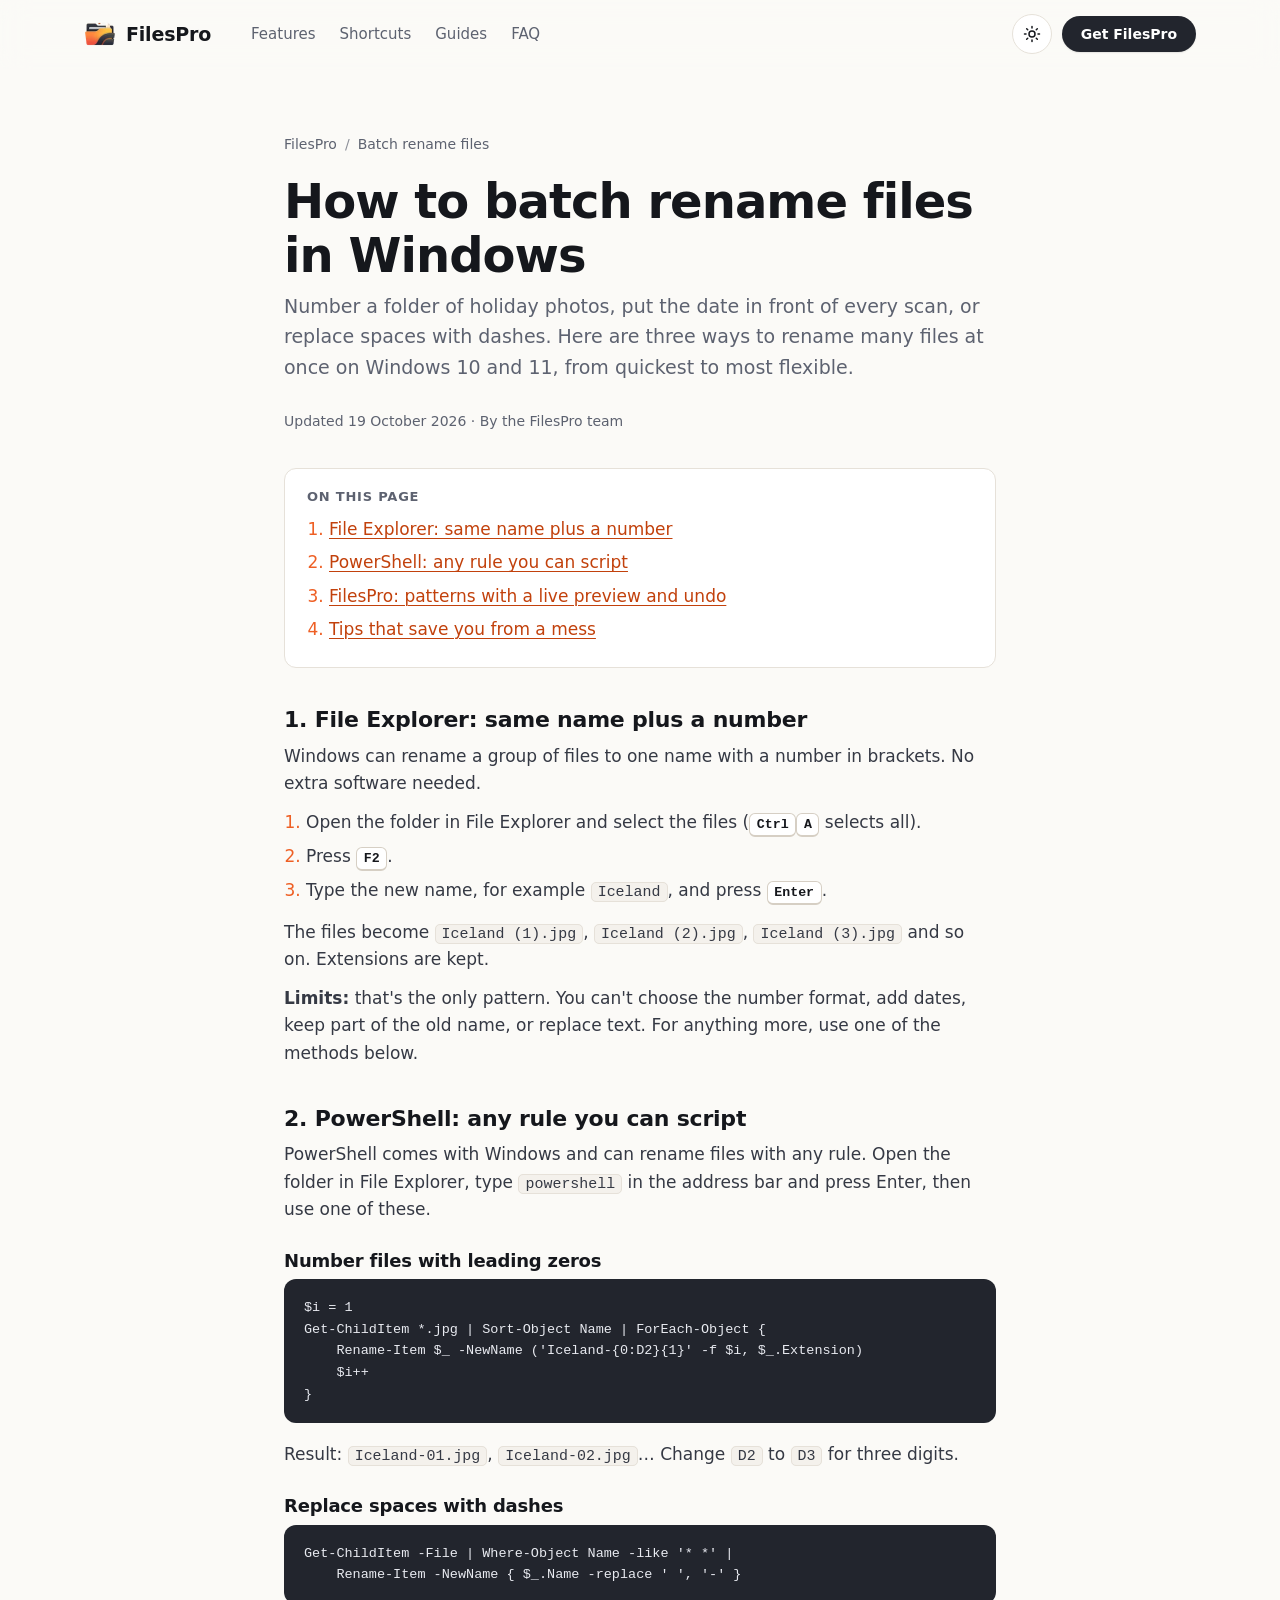
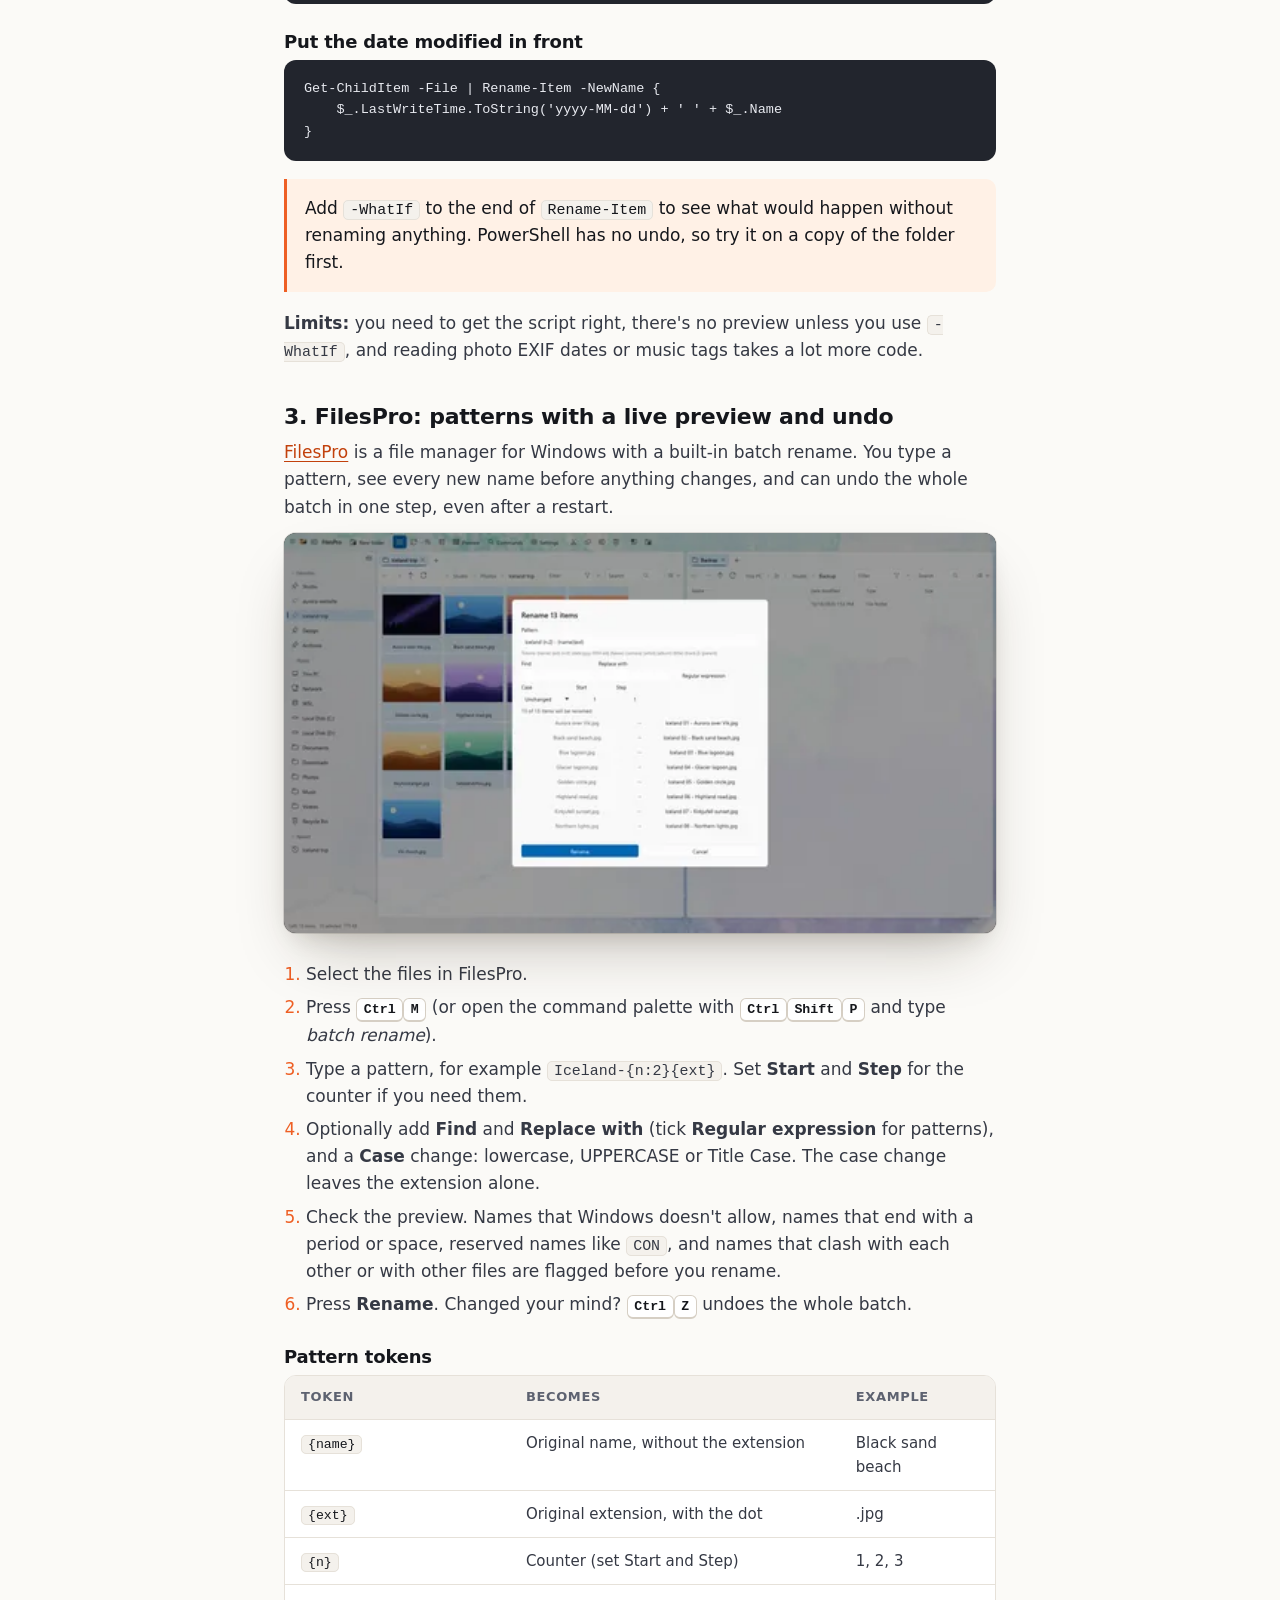
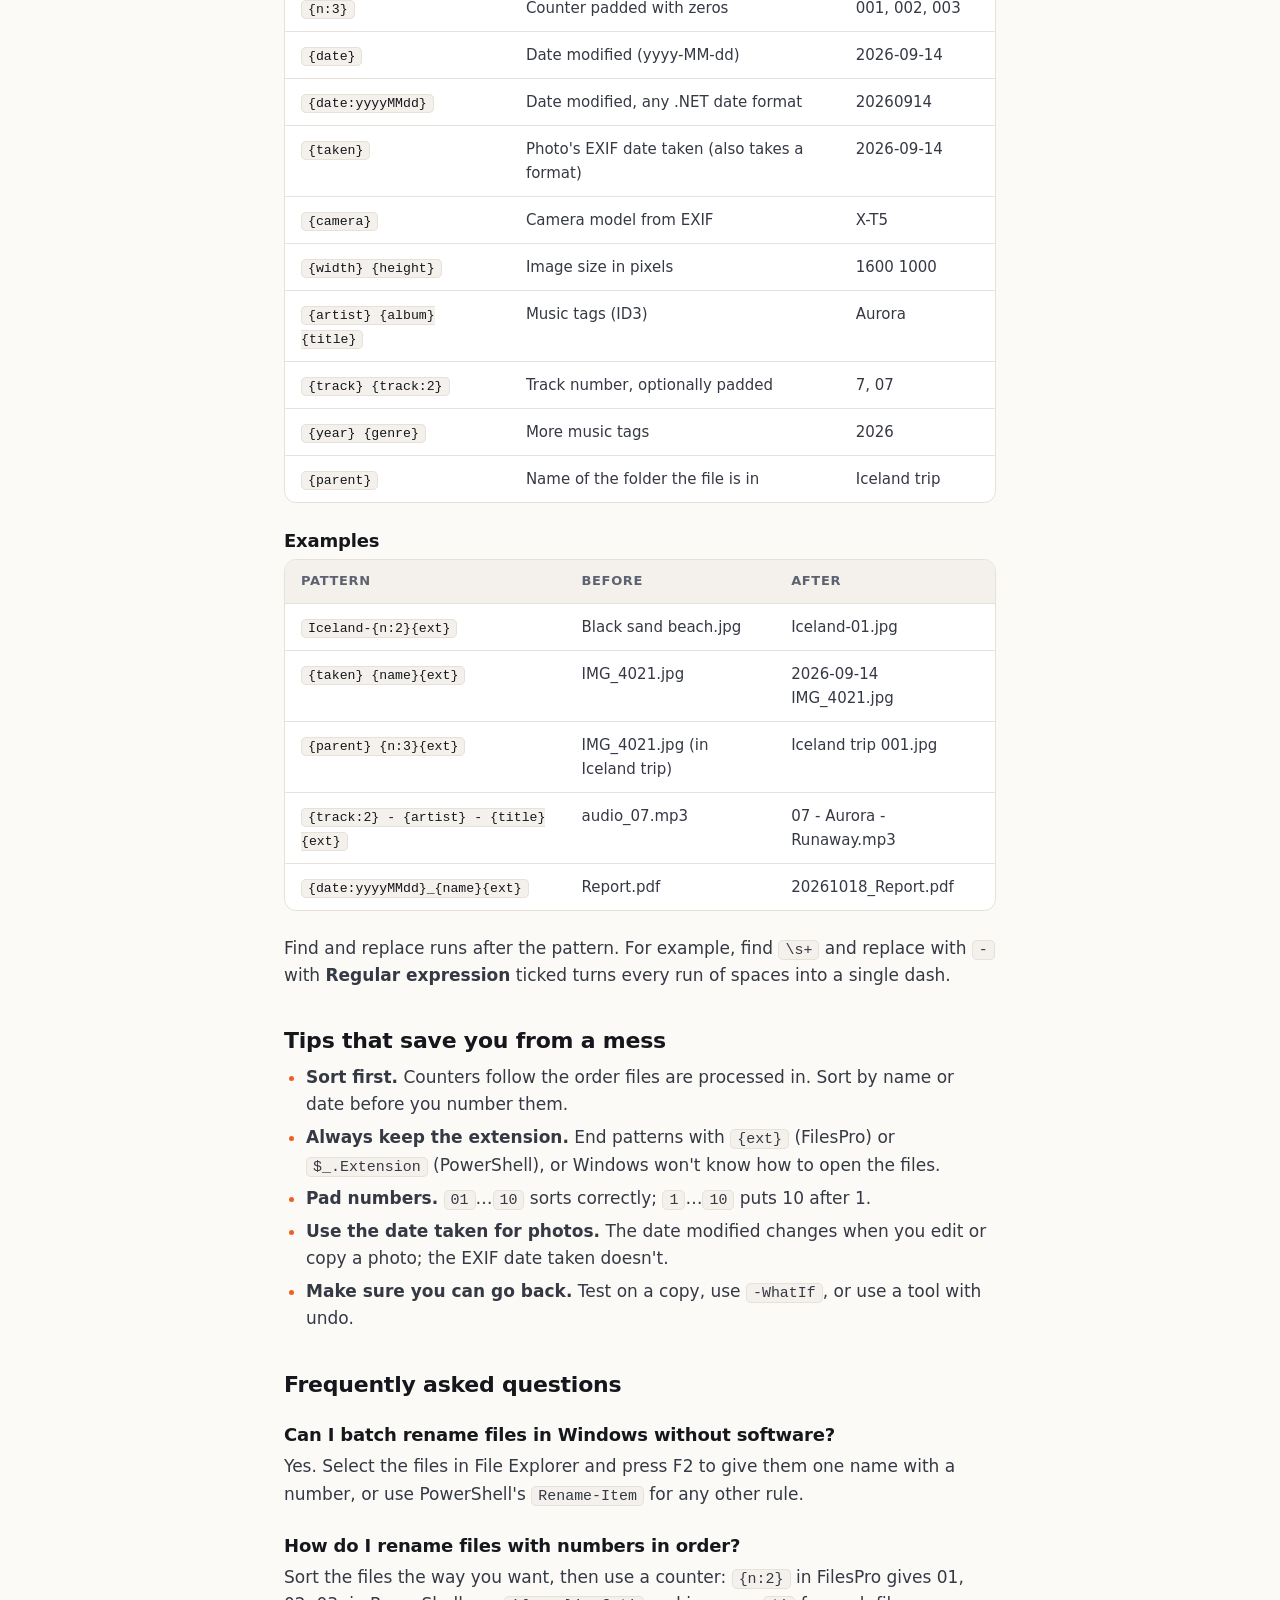
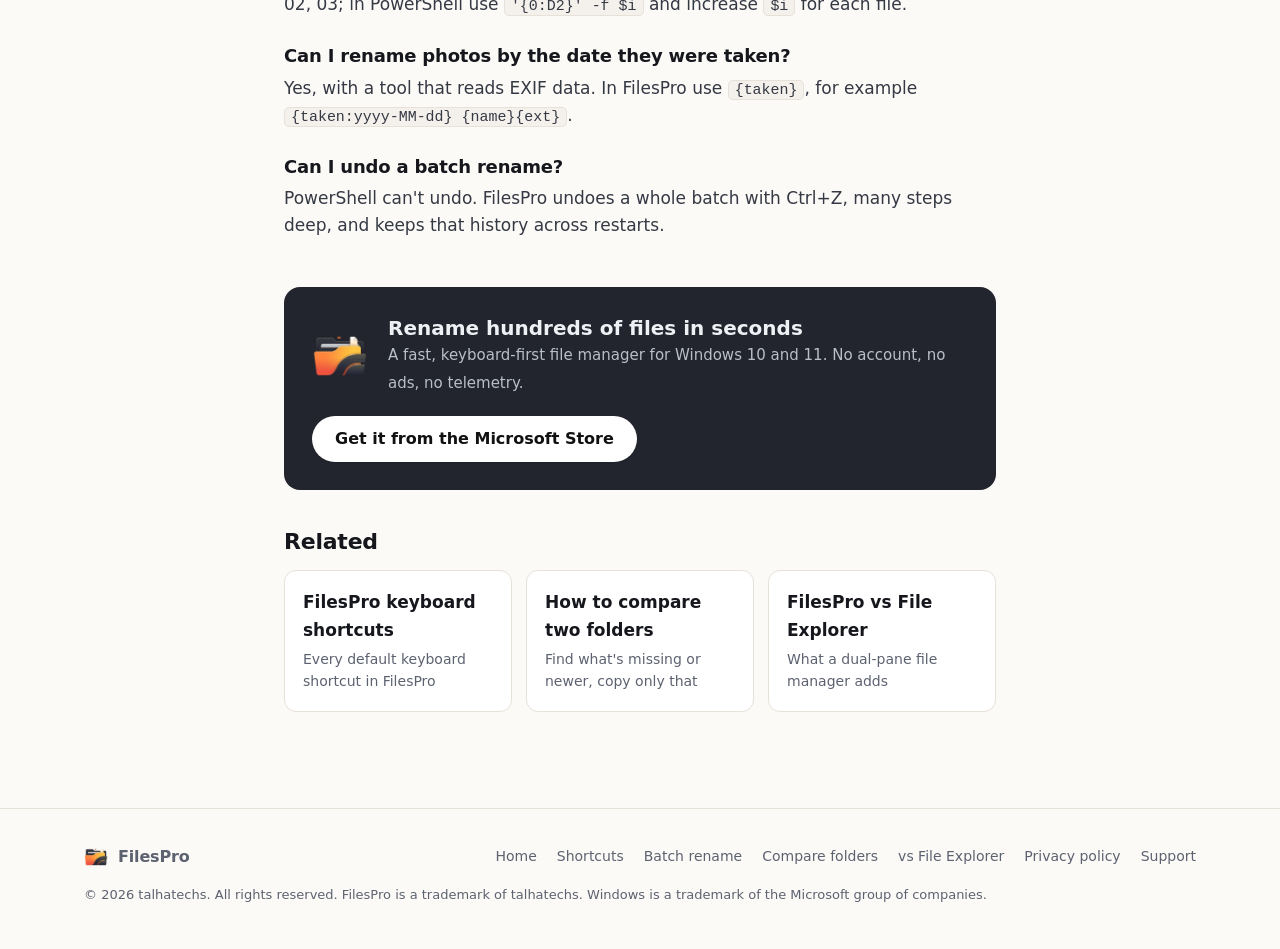
<file: batch-rename-files-windows.html>
<!doctype html>
<html lang="en">
<head>
  <meta charset="utf-8">
  <meta name="viewport" content="width=device-width, initial-scale=1">
  <title>How to Batch Rename Files in Windows 10 & 11 (3 Ways)</title>
  <meta name="description" content="Rename many files at once in Windows 10 and 11: with File Explorer, with PowerShell, or with a batch rename tool that adds counters, dates, EXIF and music tags and shows a live preview.">
  <meta name="theme-color" content="#fbfaf7">
  <link rel="icon" href="favicon.ico" sizes="any">
  <link rel="icon" type="image/png" href="assets/icon-64.png">
  <link rel="apple-touch-icon" href="assets/apple-touch-icon.png">
  <link rel="canonical" href="https://talhary.github.io/filespro/batch-rename-files-windows.html">
  <meta property="og:type" content="article">
  <meta property="og:site_name" content="FilesPro">
  <meta property="og:title" content="How to batch rename files in Windows (3 ways)">
  <meta property="og:description" content="Rename many files at once in Windows 10 and 11: with File Explorer, with PowerShell, or with a batch rename tool that adds counters, dates, EXIF and music tags and shows a live preview.">
  <meta property="og:url" content="https://talhary.github.io/filespro/batch-rename-files-windows.html">
  <meta property="og:image" content="https://talhary.github.io/filespro/assets/shots/rename.webp">
  <meta property="og:locale" content="en_US">
  <meta name="twitter:card" content="summary_large_image">
  <meta name="twitter:title" content="How to batch rename files in Windows (3 ways)">
  <meta name="twitter:description" content="Rename many files at once in Windows 10 and 11: with File Explorer, with PowerShell, or with a batch rename tool that adds counters, dates, EXIF and music tags and shows a live preview.">
  <meta name="twitter:image" content="https://talhary.github.io/filespro/assets/shots/rename.webp">
  <script>
    try { if (localStorage.getItem("fp-theme") === "dark") document.documentElement.setAttribute("data-theme", "dark"); } catch (e) {}
  </script>
  <link rel="stylesheet" href="assets/styles.css">
  <script type="application/ld+json">
  {
    "@context": "https://schema.org",
    "@graph": [
      {
        "@type": "TechArticle",
        "headline": "How to batch rename files in Windows (3 ways)",
        "description": "Rename many files at once in Windows 10 and 11: with File Explorer, with PowerShell, or with a batch rename tool that adds counters, dates, EXIF and music tags and shows a live preview.",
        "url": "https://talhary.github.io/filespro/batch-rename-files-windows.html",
        "mainEntityOfPage": "https://talhary.github.io/filespro/batch-rename-files-windows.html",
        "image": "https://talhary.github.io/filespro/assets/shots/rename.webp",
        "datePublished": "2026-10-19",
        "dateModified": "2026-10-19",
        "inLanguage": "en",
        "author": {
          "@type": "Organization",
          "name": "talhatechs",
          "url": "https://talhary.github.io/filespro/"
        },
        "publisher": {
          "@type": "Organization",
          "name": "talhatechs",
          "url": "https://talhary.github.io/filespro/",
          "logo": {
            "@type": "ImageObject",
            "url": "https://talhary.github.io/filespro/assets/icon-512.png"
          }
        },
        "about": {
          "@type": "SoftwareApplication",
          "name": "FilesPro Manager",
          "operatingSystem": "Windows 10, Windows 11",
          "applicationCategory": "UtilitiesApplication",
          "url": "https://talhary.github.io/filespro/"
        }
      },
      {
        "@type": "BreadcrumbList",
        "itemListElement": [
          {
            "@type": "ListItem",
            "position": 1,
            "name": "FilesPro",
            "item": "https://talhary.github.io/filespro/"
          },
          {
            "@type": "ListItem",
            "position": 2,
            "name": "Batch rename files",
            "item": "https://talhary.github.io/filespro/batch-rename-files-windows.html"
          }
        ]
      },
      {
        "@type": "HowTo",
        "name": "How to batch rename files in Windows with FilesPro",
        "description": "Rename many files at once with a pattern, counters, dates and photo or music tags, previewing every new name first.",
        "tool": [
          {
            "@type": "HowToTool",
            "name": "FilesPro"
          }
        ],
        "step": [
          {
            "@type": "HowToStep",
            "name": "Select the files",
            "text": "Open the folder in FilesPro and select the files you want to rename."
          },
          {
            "@type": "HowToStep",
            "name": "Open Batch rename",
            "text": "Press Ctrl+M, or choose Batch rename from the command palette."
          },
          {
            "@type": "HowToStep",
            "name": "Type a pattern",
            "text": "Type a pattern such as Iceland-{n:2}{ext}. Add find and replace or a case change if you need them."
          },
          {
            "@type": "HowToStep",
            "name": "Check the preview",
            "text": "Every old and new name is listed. Names Windows doesn't allow, or that clash, are flagged."
          },
          {
            "@type": "HowToStep",
            "name": "Rename",
            "text": "Press Rename. If you change your mind, Ctrl+Z undoes the whole batch in one step."
          }
        ]
      }
    ]
  }
  </script>
</head>
<body>
  <a class="skip" href="#main">Skip to content</a>
  <header class="site-header">
    <div class="wrap nav">
      <a class="brand" href="./"><img src="assets/icon-64.webp" alt="" width="32" height="32">FilesPro</a>
      <nav class="nav-links" aria-label="Site">
        <a href="./#features">Features</a>
        <a href="shortcuts.html">Shortcuts</a>
        <a href="./#guides">Guides</a>
        <a href="./#faq">FAQ</a>
      </nav>
      <div class="nav-end">
        <button class="icon-btn" id="theme-toggle" type="button" aria-label="Switch to dark theme"><svg class="sun" viewBox="0 0 24 24" fill="none" stroke="currentColor" stroke-width="2" stroke-linecap="round"><circle cx="12" cy="12" r="4"/><path d="M12 2v2M12 20v2M4.9 4.9l1.4 1.4M17.7 17.7l1.4 1.4M2 12h2M20 12h2M4.9 19.1l1.4-1.4M17.7 6.3l1.4-1.4"/></svg><svg class="moon" viewBox="0 0 24 24" fill="none" stroke="currentColor" stroke-width="2" stroke-linecap="round" stroke-linejoin="round"><path d="M21 12.8A9 9 0 1 1 11.2 3a7 7 0 0 0 9.8 9.8z"/></svg></button>
        <a class="btn btn-primary" href="https://apps.microsoft.com/detail/9NTKTTNK7JXX?hl=en-us&amp;gl=US&amp;ocid=pdpshare" data-store>Get FilesPro</a>
      </div>
    </div>
  </header>

  <main id="main" class="doc">
    <nav class="crumbs" aria-label="Breadcrumb"><a href="./">FilesPro</a><span>/</span>Batch rename files</nav>
    <h1>How to batch rename files in Windows</h1>
    <p class="lead">Number a folder of holiday photos, put the date in front of every scan, or replace spaces with dashes. Here are three ways to rename many files at once on Windows 10 and 11, from quickest to most flexible.</p>
    <p class="byline">Updated 19 October 2026 · By the FilesPro team</p>
    <div class="toc"><b>On this page</b><ol>
      <li><a href="#file-explorer">File Explorer: same name plus a number</a></li>
      <li><a href="#powershell">PowerShell: any rule you can script</a></li>
      <li><a href="#filespro">FilesPro: patterns with a live preview and undo</a></li>
      <li><a href="#tips">Tips that save you from a mess</a></li>
    </ol></div>

    <h2 id="file-explorer">1. File Explorer: same name plus a number</h2>
    <p>Windows can rename a group of files to one name with a number in brackets. No extra software needed.</p>
    <ol>
      <li>Open the folder in File Explorer and select the files (<kbd>Ctrl</kbd><kbd>A</kbd> selects all).</li>
      <li>Press <kbd>F2</kbd>.</li>
      <li>Type the new name, for example <code>Iceland</code>, and press <kbd>Enter</kbd>.</li>
    </ol>
    <p>The files become <code>Iceland (1).jpg</code>, <code>Iceland (2).jpg</code>, <code>Iceland (3).jpg</code> and so on. Extensions are kept.</p>
    <p><strong>Limits:</strong> that's the only pattern. You can't choose the number format, add dates, keep part of the old name, or replace text. For anything more, use one of the methods below.</p>

    <h2 id="powershell">2. PowerShell: any rule you can script</h2>
    <p>PowerShell comes with Windows and can rename files with any rule. Open the folder in File Explorer, type <code>powershell</code> in the address bar and press Enter, then use one of these.</p>
    <h3>Number files with leading zeros</h3>
    <pre><code>$i = 1
Get-ChildItem *.jpg | Sort-Object Name | ForEach-Object {
    Rename-Item $_ -NewName ('Iceland-{0:D2}{1}' -f $i, $_.Extension)
    $i++
}</code></pre>
    <p>Result: <code>Iceland-01.jpg</code>, <code>Iceland-02.jpg</code>… Change <code>D2</code> to <code>D3</code> for three digits.</p>
    <h3>Replace spaces with dashes</h3>
    <pre><code>Get-ChildItem -File | Where-Object Name -like '* *' |
    Rename-Item -NewName { $_.Name -replace ' ', '-' }</code></pre>
    <h3>Put the date modified in front</h3>
    <pre><code>Get-ChildItem -File | Rename-Item -NewName {
    $_.LastWriteTime.ToString('yyyy-MM-dd') + ' ' + $_.Name
}</code></pre>
    <p class="note">Add <code>-WhatIf</code> to the end of <code>Rename-Item</code> to see what would happen without renaming anything. PowerShell has no undo, so try it on a copy of the folder first.</p>
    <p><strong>Limits:</strong> you need to get the script right, there's no preview unless you use <code>-WhatIf</code>, and reading photo EXIF dates or music tags takes a lot more code.</p>

    <h2 id="filespro">3. FilesPro: patterns with a live preview and undo</h2>
    <p><a href="./">FilesPro</a> is a file manager for Windows with a built-in batch rename. You type a pattern, see every new name before anything changes, and can undo the whole batch in one step, even after a restart.</p>
    <button class="window" type="button" data-caption="Batch rename with tokens and a live preview"><img src="assets/shots/rename.webp" srcset="assets/shots/rename-480.webp 480w, assets/shots/rename-800.webp 800w, assets/shots/rename-1200.webp 1200w, assets/shots/rename.webp 1600w" sizes="(max-width: 760px) calc(100vw - 32px), 712px" width="1600" height="900" alt="The FilesPro batch rename dialog previewing 13 new file names" loading="lazy"></button>
    <ol>
      <li>Select the files in FilesPro.</li>
      <li>Press <kbd>Ctrl</kbd><kbd>M</kbd> (or open the command palette with <kbd>Ctrl</kbd><kbd>Shift</kbd><kbd>P</kbd> and type <em>batch rename</em>).</li>
      <li>Type a pattern, for example <code>Iceland-{n:2}{ext}</code>. Set <strong>Start</strong> and <strong>Step</strong> for the counter if you need them.</li>
      <li>Optionally add <strong>Find</strong> and <strong>Replace with</strong> (tick <strong>Regular expression</strong> for patterns), and a <strong>Case</strong> change: lowercase, UPPERCASE or Title Case. The case change leaves the extension alone.</li>
      <li>Check the preview. Names that Windows doesn't allow, names that end with a period or space, reserved names like <code>CON</code>, and names that clash with each other or with other files are flagged before you rename.</li>
      <li>Press <strong>Rename</strong>. Changed your mind? <kbd>Ctrl</kbd><kbd>Z</kbd> undoes the whole batch.</li>
    </ol>
    <h3>Pattern tokens</h3>
    <div class="table-wrap"><table><thead><tr><th>Token</th><th>Becomes</th><th>Example</th></tr></thead><tbody><tr><td><code>{name}</code></td><td>Original name, without the extension</td><td>Black sand beach</td></tr><tr><td><code>{ext}</code></td><td>Original extension, with the dot</td><td>.jpg</td></tr><tr><td><code>{n}</code></td><td>Counter (set Start and Step)</td><td>1, 2, 3</td></tr><tr><td><code>{n:3}</code></td><td>Counter padded with zeros</td><td>001, 002, 003</td></tr><tr><td><code>{date}</code></td><td>Date modified (yyyy-MM-dd)</td><td>2026-09-14</td></tr><tr><td><code>{date:yyyyMMdd}</code></td><td>Date modified, any .NET date format</td><td>20260914</td></tr><tr><td><code>{taken}</code></td><td>Photo's EXIF date taken (also takes a format)</td><td>2026-09-14</td></tr><tr><td><code>{camera}</code></td><td>Camera model from EXIF</td><td>X-T5</td></tr><tr><td><code>{width} {height}</code></td><td>Image size in pixels</td><td>1600 1000</td></tr><tr><td><code>{artist} {album} {title}</code></td><td>Music tags (ID3)</td><td>Aurora</td></tr><tr><td><code>{track} {track:2}</code></td><td>Track number, optionally padded</td><td>7, 07</td></tr><tr><td><code>{year} {genre}</code></td><td>More music tags</td><td>2026</td></tr><tr><td><code>{parent}</code></td><td>Name of the folder the file is in</td><td>Iceland trip</td></tr></tbody></table></div>
    <h3>Examples</h3>
    <div class="table-wrap"><table><thead><tr><th>Pattern</th><th>Before</th><th>After</th></tr></thead><tbody><tr><td><code>Iceland-{n:2}{ext}</code></td><td>Black sand beach.jpg</td><td>Iceland-01.jpg</td></tr><tr><td><code>{taken} {name}{ext}</code></td><td>IMG_4021.jpg</td><td>2026-09-14 IMG_4021.jpg</td></tr><tr><td><code>{parent} {n:3}{ext}</code></td><td>IMG_4021.jpg (in Iceland trip)</td><td>Iceland trip 001.jpg</td></tr><tr><td><code>{track:2} - {artist} - {title}{ext}</code></td><td>audio_07.mp3</td><td>07 - Aurora - Runaway.mp3</td></tr><tr><td><code>{date:yyyyMMdd}_{name}{ext}</code></td><td>Report.pdf</td><td>20261018_Report.pdf</td></tr></tbody></table></div>
    <p>Find and replace runs after the pattern. For example, find <code>\s+</code> and replace with <code>-</code> with <strong>Regular expression</strong> ticked turns every run of spaces into a single dash.</p>

    <h2 id="tips">Tips that save you from a mess</h2>
    <ul>
      <li><strong>Sort first.</strong> Counters follow the order files are processed in. Sort by name or date before you number them.</li>
      <li><strong>Always keep the extension.</strong> End patterns with <code>{ext}</code> (FilesPro) or <code>$_.Extension</code> (PowerShell), or Windows won't know how to open the files.</li>
      <li><strong>Pad numbers.</strong> <code>01</code>…<code>10</code> sorts correctly; <code>1</code>…<code>10</code> puts 10 after 1.</li>
      <li><strong>Use the date taken for photos.</strong> The date modified changes when you edit or copy a photo; the EXIF date taken doesn't.</li>
      <li><strong>Make sure you can go back.</strong> Test on a copy, use <code>-WhatIf</code>, or use a tool with undo.</li>
    </ul>

    <h2>Frequently asked questions</h2>
    <h3>Can I batch rename files in Windows without software?</h3>
    <p>Yes. Select the files in File Explorer and press F2 to give them one name with a number, or use PowerShell's <code>Rename-Item</code> for any other rule.</p>
    <h3>How do I rename files with numbers in order?</h3>
    <p>Sort the files the way you want, then use a counter: <code>{n:2}</code> in FilesPro gives 01, 02, 03; in PowerShell use <code>'{0:D2}' -f $i</code> and increase <code>$i</code> for each file.</p>
    <h3>Can I rename photos by the date they were taken?</h3>
    <p>Yes, with a tool that reads EXIF data. In FilesPro use <code>{taken}</code>, for example <code>{taken:yyyy-MM-dd} {name}{ext}</code>.</p>
    <h3>Can I undo a batch rename?</h3>
    <p>PowerShell can't undo. FilesPro undoes a whole batch with Ctrl+Z, many steps deep, and keeps that history across restarts.</p>

    <div class="cta-box">
      <img src="assets/icon-128.webp" alt="" width="56" height="56">
      <div><b>Rename hundreds of files in seconds</b><span>A fast, keyboard-first file manager for Windows 10 and 11. No account, no ads, no telemetry.</span></div>
      <a class="btn btn-primary" href="https://apps.microsoft.com/detail/9NTKTTNK7JXX?hl=en-us&amp;gl=US&amp;ocid=pdpshare" data-store>Get it from the Microsoft Store</a>
    </div>

    <h2>Related</h2>
    <div class="related"><a href="shortcuts.html">FilesPro keyboard shortcuts<span>Every default keyboard shortcut in FilesPro</span></a><a href="compare-two-folders-windows.html">How to compare two folders<span>Find what's missing or newer, copy only that</span></a><a href="file-explorer-alternative.html">FilesPro vs File Explorer<span>What a dual-pane file manager adds</span></a></div>
  </main>

  <footer class="site-footer">
    <div class="wrap">
      <a class="brand" href="./"><img src="assets/icon-64.webp" alt="" width="24" height="24">FilesPro</a>
      <nav aria-label="Footer">
        <a href="./">Home</a>
        <a href="shortcuts.html">Shortcuts</a>
        <a href="batch-rename-files-windows.html">Batch rename</a>
        <a href="compare-two-folders-windows.html">Compare folders</a>
        <a href="file-explorer-alternative.html">vs File Explorer</a>
        <a href="privacy.html">Privacy policy</a>
        <a href="mailto:talhariaz5425869@gmail.com?subject=FilesPro">Support</a>
      </nav>
      <p class="fine">© <span id="year">2026</span> talhatechs. All rights reserved. FilesPro is a trademark of talhatechs. Windows is a trademark of the Microsoft group of companies.</p>
    </div>
  </footer>

  <dialog class="lightbox" id="lightbox" aria-label="Screenshot">
    <button class="icon-btn close" type="button" aria-label="Close"><svg viewBox="0 0 24 24" fill="none" stroke="currentColor" stroke-width="2" stroke-linecap="round"><path d="M6 6l12 12M18 6 6 18"/></svg></button>
    <img alt="">
    <p></p>
  </dialog>
  <script src="assets/main.js"></script>
</body>
</html>
</file>
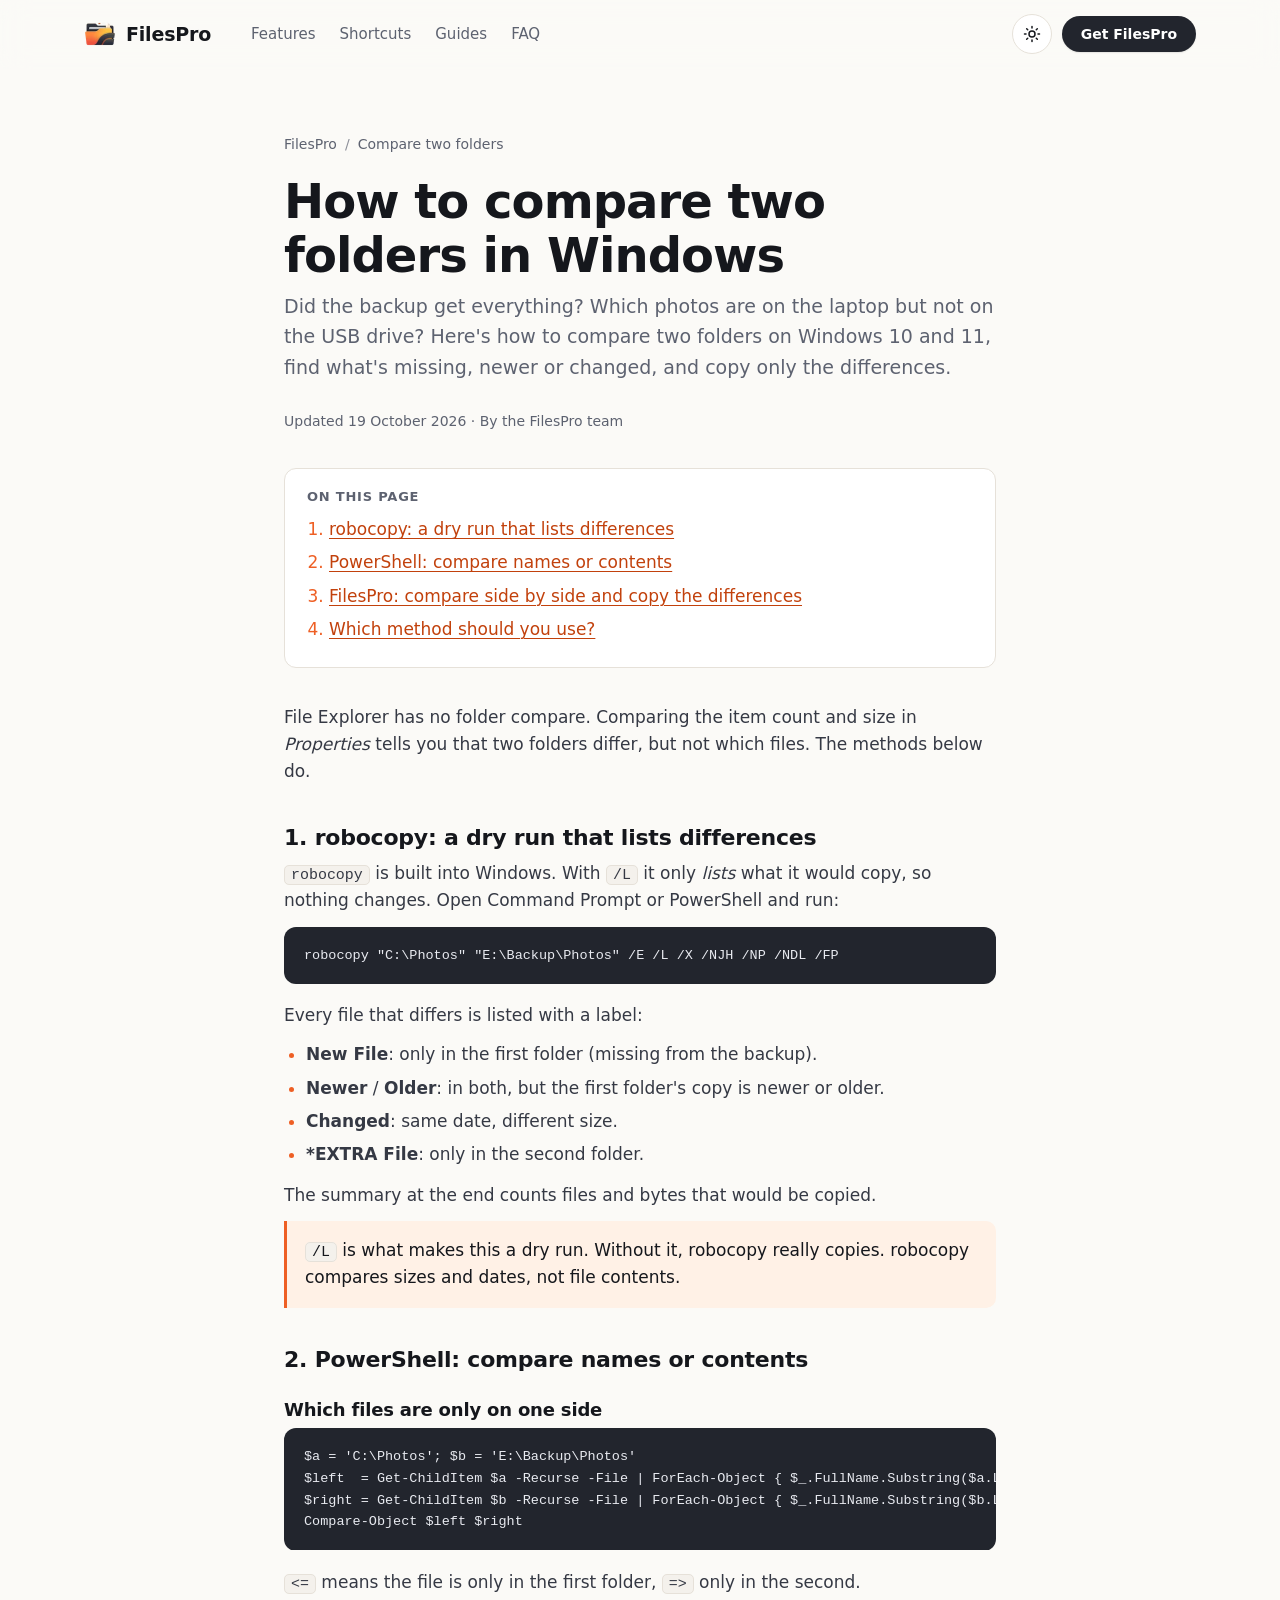
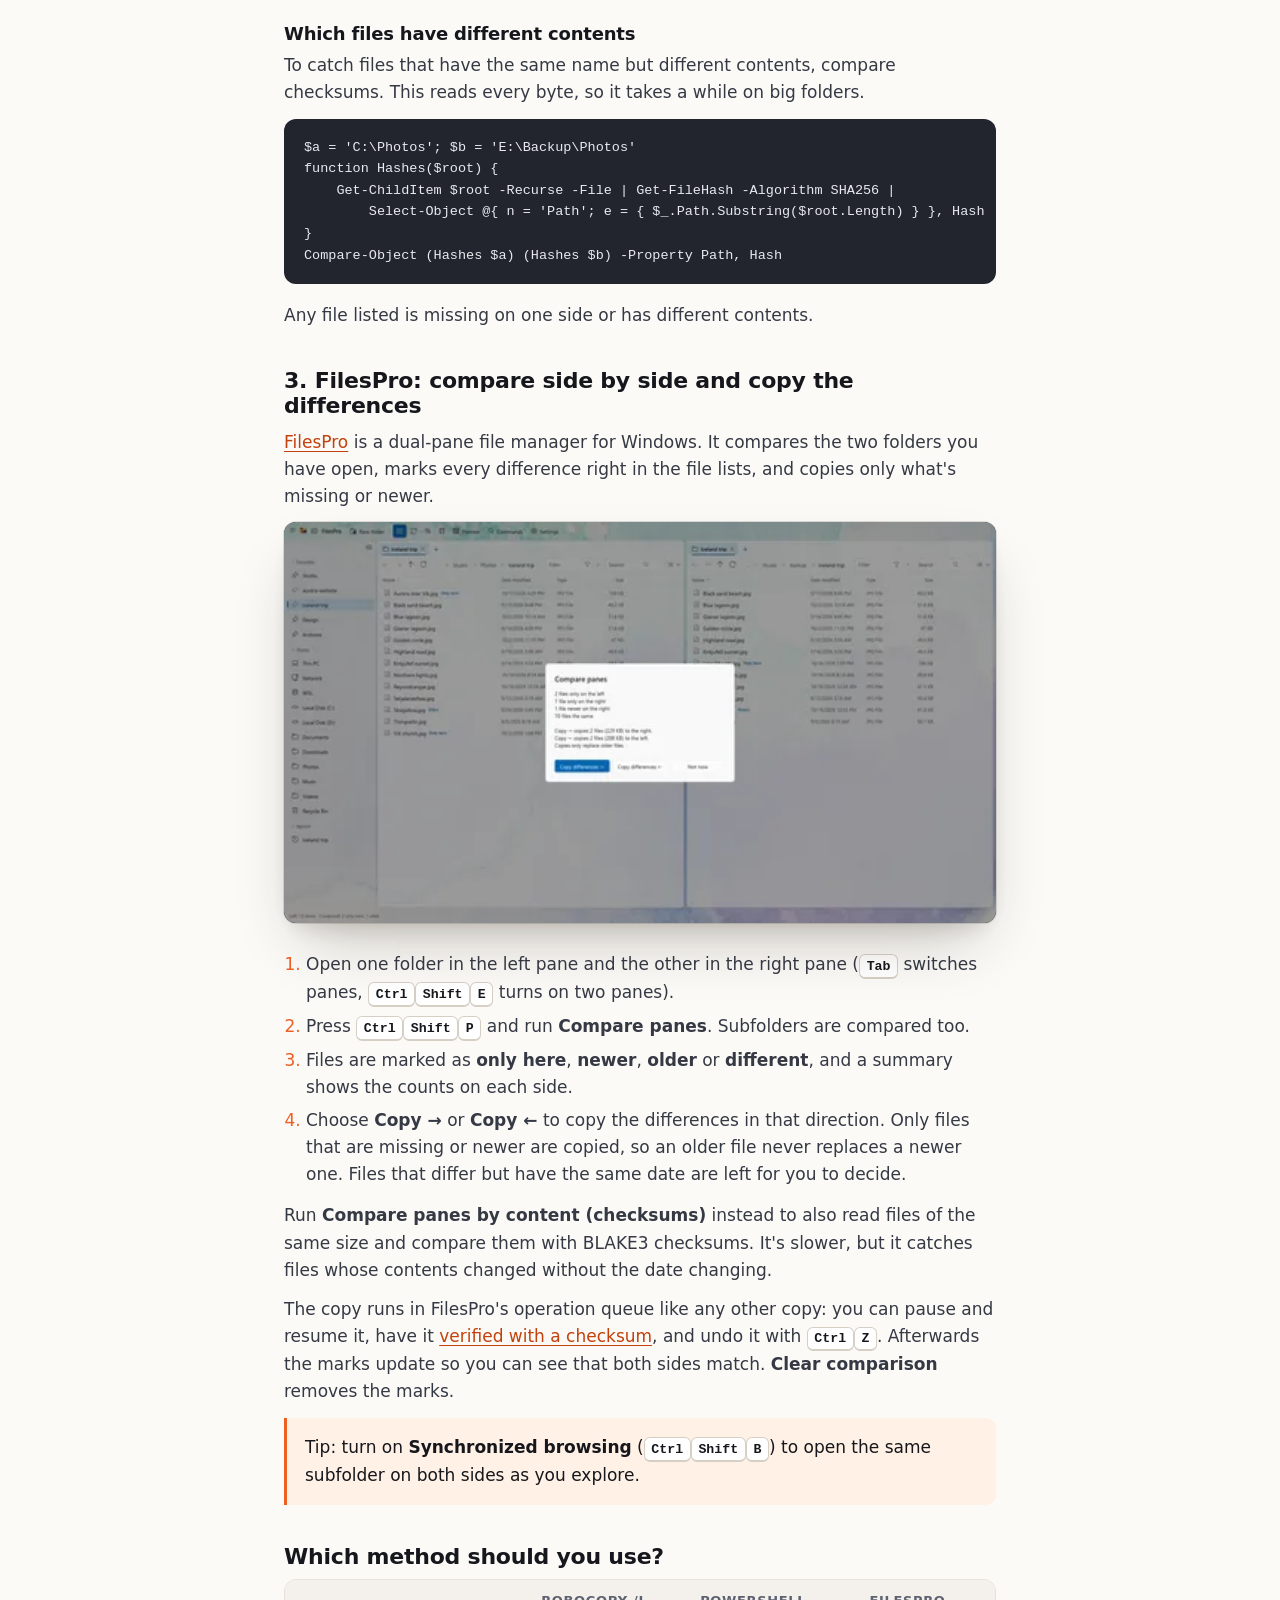
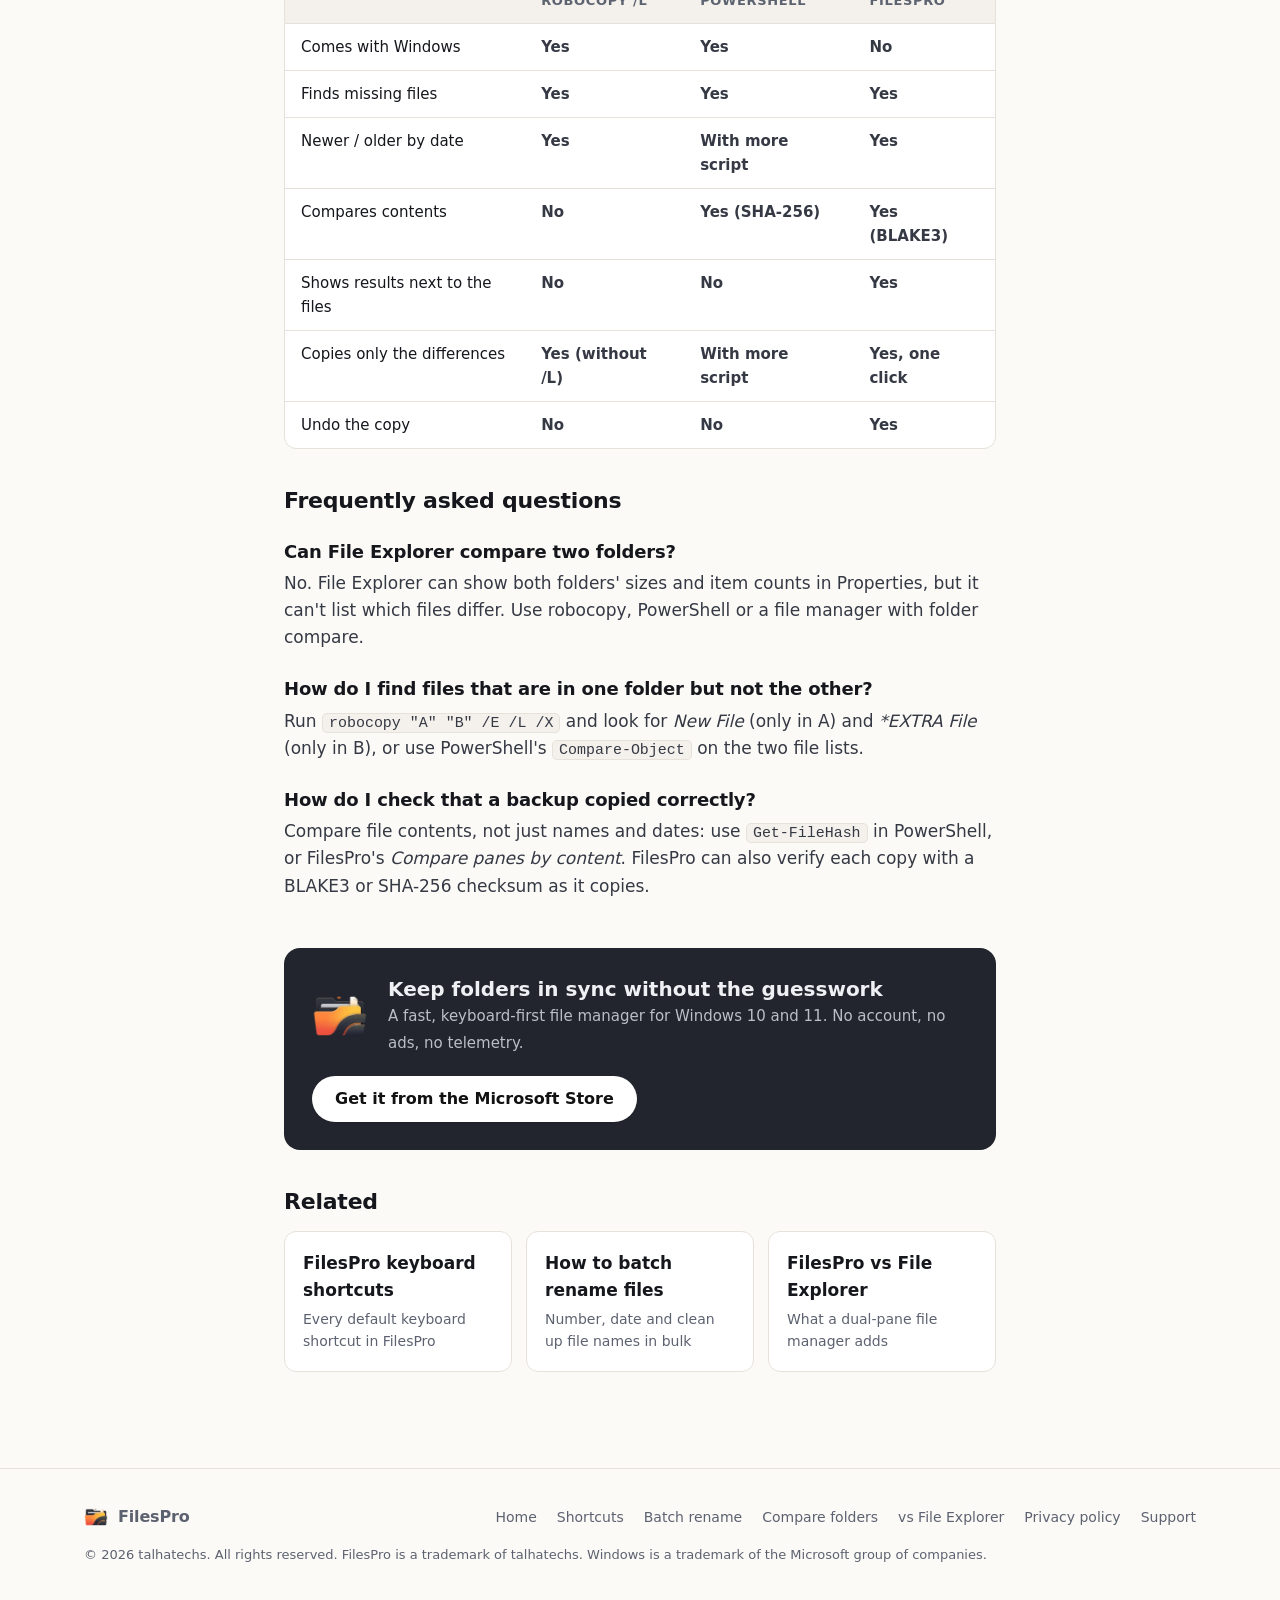
<file: compare-two-folders-windows.html>
<!doctype html>
<html lang="en">
<head>
  <meta charset="utf-8">
  <meta name="viewport" content="width=device-width, initial-scale=1">
  <title>How to Compare Two Folders in Windows 10 & 11 (and Copy the Differences)</title>
  <meta name="description" content="Find which files are missing, newer or changed between two folders on Windows, with robocopy, PowerShell or FilesPro, and copy only the differences to keep a backup in sync.">
  <meta name="theme-color" content="#fbfaf7">
  <link rel="icon" href="favicon.ico" sizes="any">
  <link rel="icon" type="image/png" href="assets/icon-64.png">
  <link rel="apple-touch-icon" href="assets/apple-touch-icon.png">
  <link rel="canonical" href="https://talhary.github.io/filespro/compare-two-folders-windows.html">
  <meta property="og:type" content="article">
  <meta property="og:site_name" content="FilesPro">
  <meta property="og:title" content="How to compare two folders in Windows">
  <meta property="og:description" content="Find which files are missing, newer or changed between two folders on Windows, with robocopy, PowerShell or FilesPro, and copy only the differences to keep a backup in sync.">
  <meta property="og:url" content="https://talhary.github.io/filespro/compare-two-folders-windows.html">
  <meta property="og:image" content="https://talhary.github.io/filespro/assets/shots/compare.webp">
  <meta property="og:locale" content="en_US">
  <meta name="twitter:card" content="summary_large_image">
  <meta name="twitter:title" content="How to compare two folders in Windows">
  <meta name="twitter:description" content="Find which files are missing, newer or changed between two folders on Windows, with robocopy, PowerShell or FilesPro, and copy only the differences to keep a backup in sync.">
  <meta name="twitter:image" content="https://talhary.github.io/filespro/assets/shots/compare.webp">
  <script>
    try { if (localStorage.getItem("fp-theme") === "dark") document.documentElement.setAttribute("data-theme", "dark"); } catch (e) {}
  </script>
  <link rel="stylesheet" href="assets/styles.css">
  <script type="application/ld+json">
  {
    "@context": "https://schema.org",
    "@graph": [
      {
        "@type": "TechArticle",
        "headline": "How to compare two folders in Windows",
        "description": "Find which files are missing, newer or changed between two folders on Windows, with robocopy, PowerShell or FilesPro, and copy only the differences to keep a backup in sync.",
        "url": "https://talhary.github.io/filespro/compare-two-folders-windows.html",
        "mainEntityOfPage": "https://talhary.github.io/filespro/compare-two-folders-windows.html",
        "image": "https://talhary.github.io/filespro/assets/shots/compare.webp",
        "datePublished": "2026-10-19",
        "dateModified": "2026-10-19",
        "inLanguage": "en",
        "author": {
          "@type": "Organization",
          "name": "talhatechs",
          "url": "https://talhary.github.io/filespro/"
        },
        "publisher": {
          "@type": "Organization",
          "name": "talhatechs",
          "url": "https://talhary.github.io/filespro/",
          "logo": {
            "@type": "ImageObject",
            "url": "https://talhary.github.io/filespro/assets/icon-512.png"
          }
        },
        "about": {
          "@type": "SoftwareApplication",
          "name": "FilesPro Manager",
          "operatingSystem": "Windows 10, Windows 11",
          "applicationCategory": "UtilitiesApplication",
          "url": "https://talhary.github.io/filespro/"
        }
      },
      {
        "@type": "BreadcrumbList",
        "itemListElement": [
          {
            "@type": "ListItem",
            "position": 1,
            "name": "FilesPro",
            "item": "https://talhary.github.io/filespro/"
          },
          {
            "@type": "ListItem",
            "position": 2,
            "name": "Compare two folders",
            "item": "https://talhary.github.io/filespro/compare-two-folders-windows.html"
          }
        ]
      },
      {
        "@type": "HowTo",
        "name": "How to compare two folders in Windows with FilesPro",
        "description": "Compare two folders, see which files are missing, newer or different, and copy only the differences.",
        "tool": [
          {
            "@type": "HowToTool",
            "name": "FilesPro"
          }
        ],
        "step": [
          {
            "@type": "HowToStep",
            "name": "Open both folders",
            "text": "Open one folder in the left pane and the other in the right pane."
          },
          {
            "@type": "HowToStep",
            "name": "Compare",
            "text": "Open the command palette with Ctrl+Shift+P and run Compare panes, or Compare panes by content (checksums) to also check file contents."
          },
          {
            "@type": "HowToStep",
            "name": "Review the marks",
            "text": "Files that are only on one side, newer, older or different are marked, and a summary shows the counts."
          },
          {
            "@type": "HowToStep",
            "name": "Copy the differences",
            "text": "Copy to the right or to the left. Only missing and newer files are copied; older files are never copied over newer ones."
          }
        ]
      }
    ]
  }
  </script>
</head>
<body>
  <a class="skip" href="#main">Skip to content</a>
  <header class="site-header">
    <div class="wrap nav">
      <a class="brand" href="./"><img src="assets/icon-64.webp" alt="" width="32" height="32">FilesPro</a>
      <nav class="nav-links" aria-label="Site">
        <a href="./#features">Features</a>
        <a href="shortcuts.html">Shortcuts</a>
        <a href="./#guides">Guides</a>
        <a href="./#faq">FAQ</a>
      </nav>
      <div class="nav-end">
        <button class="icon-btn" id="theme-toggle" type="button" aria-label="Switch to dark theme"><svg class="sun" viewBox="0 0 24 24" fill="none" stroke="currentColor" stroke-width="2" stroke-linecap="round"><circle cx="12" cy="12" r="4"/><path d="M12 2v2M12 20v2M4.9 4.9l1.4 1.4M17.7 17.7l1.4 1.4M2 12h2M20 12h2M4.9 19.1l1.4-1.4M17.7 6.3l1.4-1.4"/></svg><svg class="moon" viewBox="0 0 24 24" fill="none" stroke="currentColor" stroke-width="2" stroke-linecap="round" stroke-linejoin="round"><path d="M21 12.8A9 9 0 1 1 11.2 3a7 7 0 0 0 9.8 9.8z"/></svg></button>
        <a class="btn btn-primary" href="https://apps.microsoft.com/detail/9NTKTTNK7JXX?hl=en-us&amp;gl=US&amp;ocid=pdpshare" data-store>Get FilesPro</a>
      </div>
    </div>
  </header>

  <main id="main" class="doc">
    <nav class="crumbs" aria-label="Breadcrumb"><a href="./">FilesPro</a><span>/</span>Compare two folders</nav>
    <h1>How to compare two folders in Windows</h1>
    <p class="lead">Did the backup get everything? Which photos are on the laptop but not on the USB drive? Here's how to compare two folders on Windows 10 and 11, find what's missing, newer or changed, and copy only the differences.</p>
    <p class="byline">Updated 19 October 2026 · By the FilesPro team</p>
    <div class="toc"><b>On this page</b><ol>
      <li><a href="#robocopy">robocopy: a dry run that lists differences</a></li>
      <li><a href="#powershell">PowerShell: compare names or contents</a></li>
      <li><a href="#filespro">FilesPro: compare side by side and copy the differences</a></li>
      <li><a href="#which">Which method should you use?</a></li>
    </ol></div>
    <p>File Explorer has no folder compare. Comparing the item count and size in <em>Properties</em> tells you that two folders differ, but not which files. The methods below do.</p>

    <h2 id="robocopy">1. robocopy: a dry run that lists differences</h2>
    <p><code>robocopy</code> is built into Windows. With <code>/L</code> it only <em>lists</em> what it would copy, so nothing changes. Open Command Prompt or PowerShell and run:</p>
    <pre><code>robocopy "C:\Photos" "E:\Backup\Photos" /E /L /X /NJH /NP /NDL /FP</code></pre>
    <p>Every file that differs is listed with a label:</p>
    <ul>
      <li><strong>New File</strong>: only in the first folder (missing from the backup).</li>
      <li><strong>Newer</strong> / <strong>Older</strong>: in both, but the first folder's copy is newer or older.</li>
      <li><strong>Changed</strong>: same date, different size.</li>
      <li><strong>*EXTRA File</strong>: only in the second folder.</li>
    </ul>
    <p>The summary at the end counts files and bytes that would be copied.</p>
    <p class="note"><code>/L</code> is what makes this a dry run. Without it, robocopy really copies. robocopy compares sizes and dates, not file contents.</p>

    <h2 id="powershell">2. PowerShell: compare names or contents</h2>
    <h3>Which files are only on one side</h3>
    <pre><code>$a = 'C:\Photos'; $b = 'E:\Backup\Photos'
$left  = Get-ChildItem $a -Recurse -File | ForEach-Object { $_.FullName.Substring($a.Length) }
$right = Get-ChildItem $b -Recurse -File | ForEach-Object { $_.FullName.Substring($b.Length) }
Compare-Object $left $right</code></pre>
    <p><code>&lt;=</code> means the file is only in the first folder, <code>=&gt;</code> only in the second.</p>
    <h3>Which files have different contents</h3>
    <p>To catch files that have the same name but different contents, compare checksums. This reads every byte, so it takes a while on big folders.</p>
    <pre><code>$a = 'C:\Photos'; $b = 'E:\Backup\Photos'
function Hashes($root) {
    Get-ChildItem $root -Recurse -File | Get-FileHash -Algorithm SHA256 |
        Select-Object @{ n = 'Path'; e = { $_.Path.Substring($root.Length) } }, Hash
}
Compare-Object (Hashes $a) (Hashes $b) -Property Path, Hash</code></pre>
    <p>Any file listed is missing on one side or has different contents.</p>

    <h2 id="filespro">3. FilesPro: compare side by side and copy the differences</h2>
    <p><a href="./">FilesPro</a> is a dual-pane file manager for Windows. It compares the two folders you have open, marks every difference right in the file lists, and copies only what's missing or newer.</p>
    <button class="window" type="button" data-caption="Compare two folders and copy only the differences"><img src="assets/shots/compare.webp" srcset="assets/shots/compare-480.webp 480w, assets/shots/compare-800.webp 800w, assets/shots/compare-1200.webp 1200w, assets/shots/compare.webp 1600w" sizes="(max-width: 760px) calc(100vw - 32px), 712px" width="1600" height="900" alt="FilesPro comparing two folders, with differences marked and a summary of what will be copied" loading="lazy"></button>
    <ol>
      <li>Open one folder in the left pane and the other in the right pane (<kbd>Tab</kbd> switches panes, <kbd>Ctrl</kbd><kbd>Shift</kbd><kbd>E</kbd> turns on two panes).</li>
      <li>Press <kbd>Ctrl</kbd><kbd>Shift</kbd><kbd>P</kbd> and run <strong>Compare panes</strong>. Subfolders are compared too.</li>
      <li>Files are marked as <strong>only here</strong>, <strong>newer</strong>, <strong>older</strong> or <strong>different</strong>, and a summary shows the counts on each side.</li>
      <li>Choose <strong>Copy →</strong> or <strong>Copy ←</strong> to copy the differences in that direction. Only files that are missing or newer are copied, so an older file never replaces a newer one. Files that differ but have the same date are left for you to decide.</li>
    </ol>
    <p>Run <strong>Compare panes by content (checksums)</strong> instead to also read files of the same size and compare them with BLAKE3 checksums. It's slower, but it catches files whose contents changed without the date changing.</p>
    <p>The copy runs in FilesPro's operation queue like any other copy: you can pause and resume it, have it <a href="./#features">verified with a checksum</a>, and undo it with <kbd>Ctrl</kbd><kbd>Z</kbd>. Afterwards the marks update so you can see that both sides match. <strong>Clear comparison</strong> removes the marks.</p>
    <p class="note">Tip: turn on <strong>Synchronized browsing</strong> (<kbd>Ctrl</kbd><kbd>Shift</kbd><kbd>B</kbd>) to open the same subfolder on both sides as you explore.</p>

    <h2 id="which">Which method should you use?</h2>
    <div class="table-wrap"><table><thead><tr><th></th><th>robocopy /L</th><th>PowerShell</th><th>FilesPro</th></tr></thead><tbody>
      <tr><td>Comes with Windows</td><td class="yes">Yes</td><td class="yes">Yes</td><td class="no">No</td></tr>
      <tr><td>Finds missing files</td><td class="yes">Yes</td><td class="yes">Yes</td><td class="yes">Yes</td></tr>
      <tr><td>Newer / older by date</td><td class="yes">Yes</td><td class="part">With more script</td><td class="yes">Yes</td></tr>
      <tr><td>Compares contents</td><td class="no">No</td><td class="yes">Yes (SHA-256)</td><td class="yes">Yes (BLAKE3)</td></tr>
      <tr><td>Shows results next to the files</td><td class="no">No</td><td class="no">No</td><td class="yes">Yes</td></tr>
      <tr><td>Copies only the differences</td><td class="yes">Yes (without /L)</td><td class="part">With more script</td><td class="yes">Yes, one click</td></tr>
      <tr><td>Undo the copy</td><td class="no">No</td><td class="no">No</td><td class="yes">Yes</td></tr>
    </tbody></table></div>

    <h2>Frequently asked questions</h2>
    <h3>Can File Explorer compare two folders?</h3>
    <p>No. File Explorer can show both folders' sizes and item counts in Properties, but it can't list which files differ. Use robocopy, PowerShell or a file manager with folder compare.</p>
    <h3>How do I find files that are in one folder but not the other?</h3>
    <p>Run <code>robocopy "A" "B" /E /L /X</code> and look for <em>New File</em> (only in A) and <em>*EXTRA File</em> (only in B), or use PowerShell's <code>Compare-Object</code> on the two file lists.</p>
    <h3>How do I check that a backup copied correctly?</h3>
    <p>Compare file contents, not just names and dates: use <code>Get-FileHash</code> in PowerShell, or FilesPro's <em>Compare panes by content</em>. FilesPro can also verify each copy with a BLAKE3 or SHA-256 checksum as it copies.</p>

    <div class="cta-box">
      <img src="assets/icon-128.webp" alt="" width="56" height="56">
      <div><b>Keep folders in sync without the guesswork</b><span>A fast, keyboard-first file manager for Windows 10 and 11. No account, no ads, no telemetry.</span></div>
      <a class="btn btn-primary" href="https://apps.microsoft.com/detail/9NTKTTNK7JXX?hl=en-us&amp;gl=US&amp;ocid=pdpshare" data-store>Get it from the Microsoft Store</a>
    </div>

    <h2>Related</h2>
    <div class="related"><a href="shortcuts.html">FilesPro keyboard shortcuts<span>Every default keyboard shortcut in FilesPro</span></a><a href="batch-rename-files-windows.html">How to batch rename files<span>Number, date and clean up file names in bulk</span></a><a href="file-explorer-alternative.html">FilesPro vs File Explorer<span>What a dual-pane file manager adds</span></a></div>
  </main>

  <footer class="site-footer">
    <div class="wrap">
      <a class="brand" href="./"><img src="assets/icon-64.webp" alt="" width="24" height="24">FilesPro</a>
      <nav aria-label="Footer">
        <a href="./">Home</a>
        <a href="shortcuts.html">Shortcuts</a>
        <a href="batch-rename-files-windows.html">Batch rename</a>
        <a href="compare-two-folders-windows.html">Compare folders</a>
        <a href="file-explorer-alternative.html">vs File Explorer</a>
        <a href="privacy.html">Privacy policy</a>
        <a href="mailto:talhariaz5425869@gmail.com?subject=FilesPro">Support</a>
      </nav>
      <p class="fine">© <span id="year">2026</span> talhatechs. All rights reserved. FilesPro is a trademark of talhatechs. Windows is a trademark of the Microsoft group of companies.</p>
    </div>
  </footer>

  <dialog class="lightbox" id="lightbox" aria-label="Screenshot">
    <button class="icon-btn close" type="button" aria-label="Close"><svg viewBox="0 0 24 24" fill="none" stroke="currentColor" stroke-width="2" stroke-linecap="round"><path d="M6 6l12 12M18 6 6 18"/></svg></button>
    <img alt="">
    <p></p>
  </dialog>
  <script src="assets/main.js"></script>
</body>
</html>
</file>
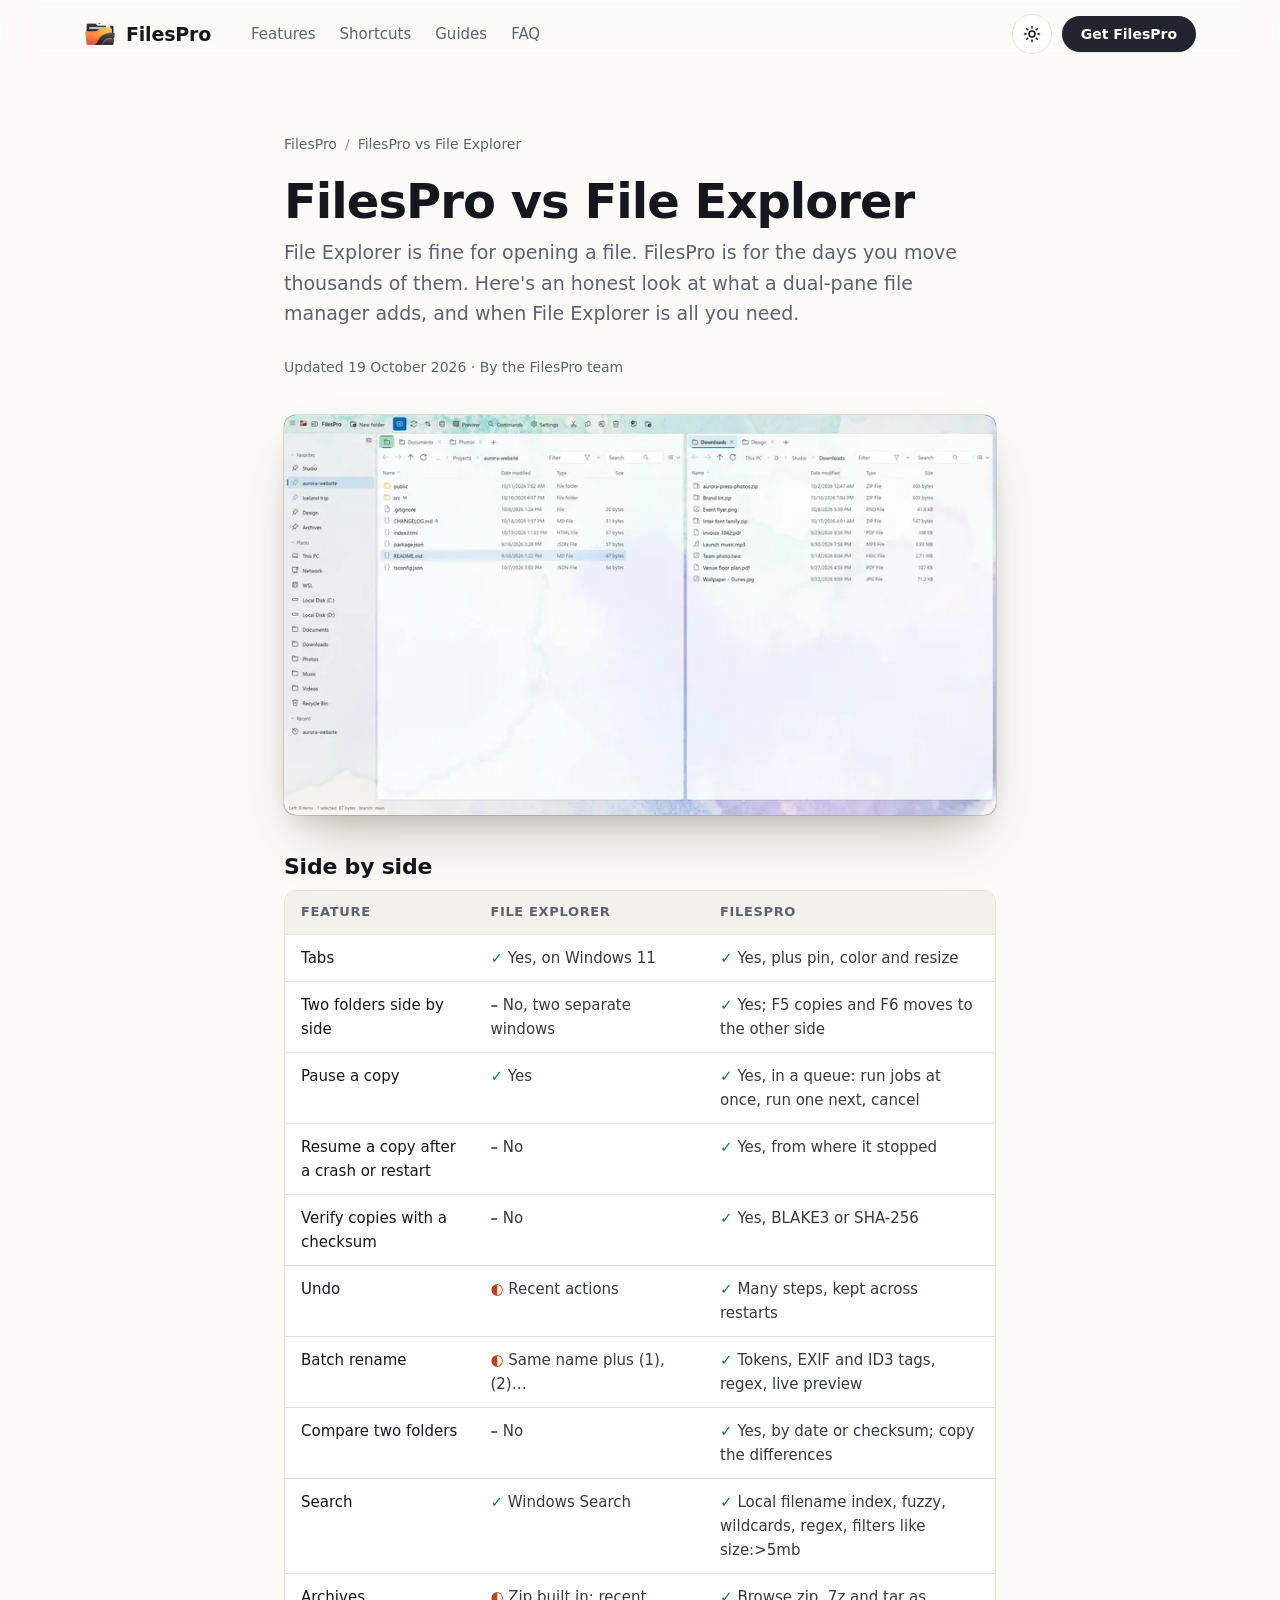
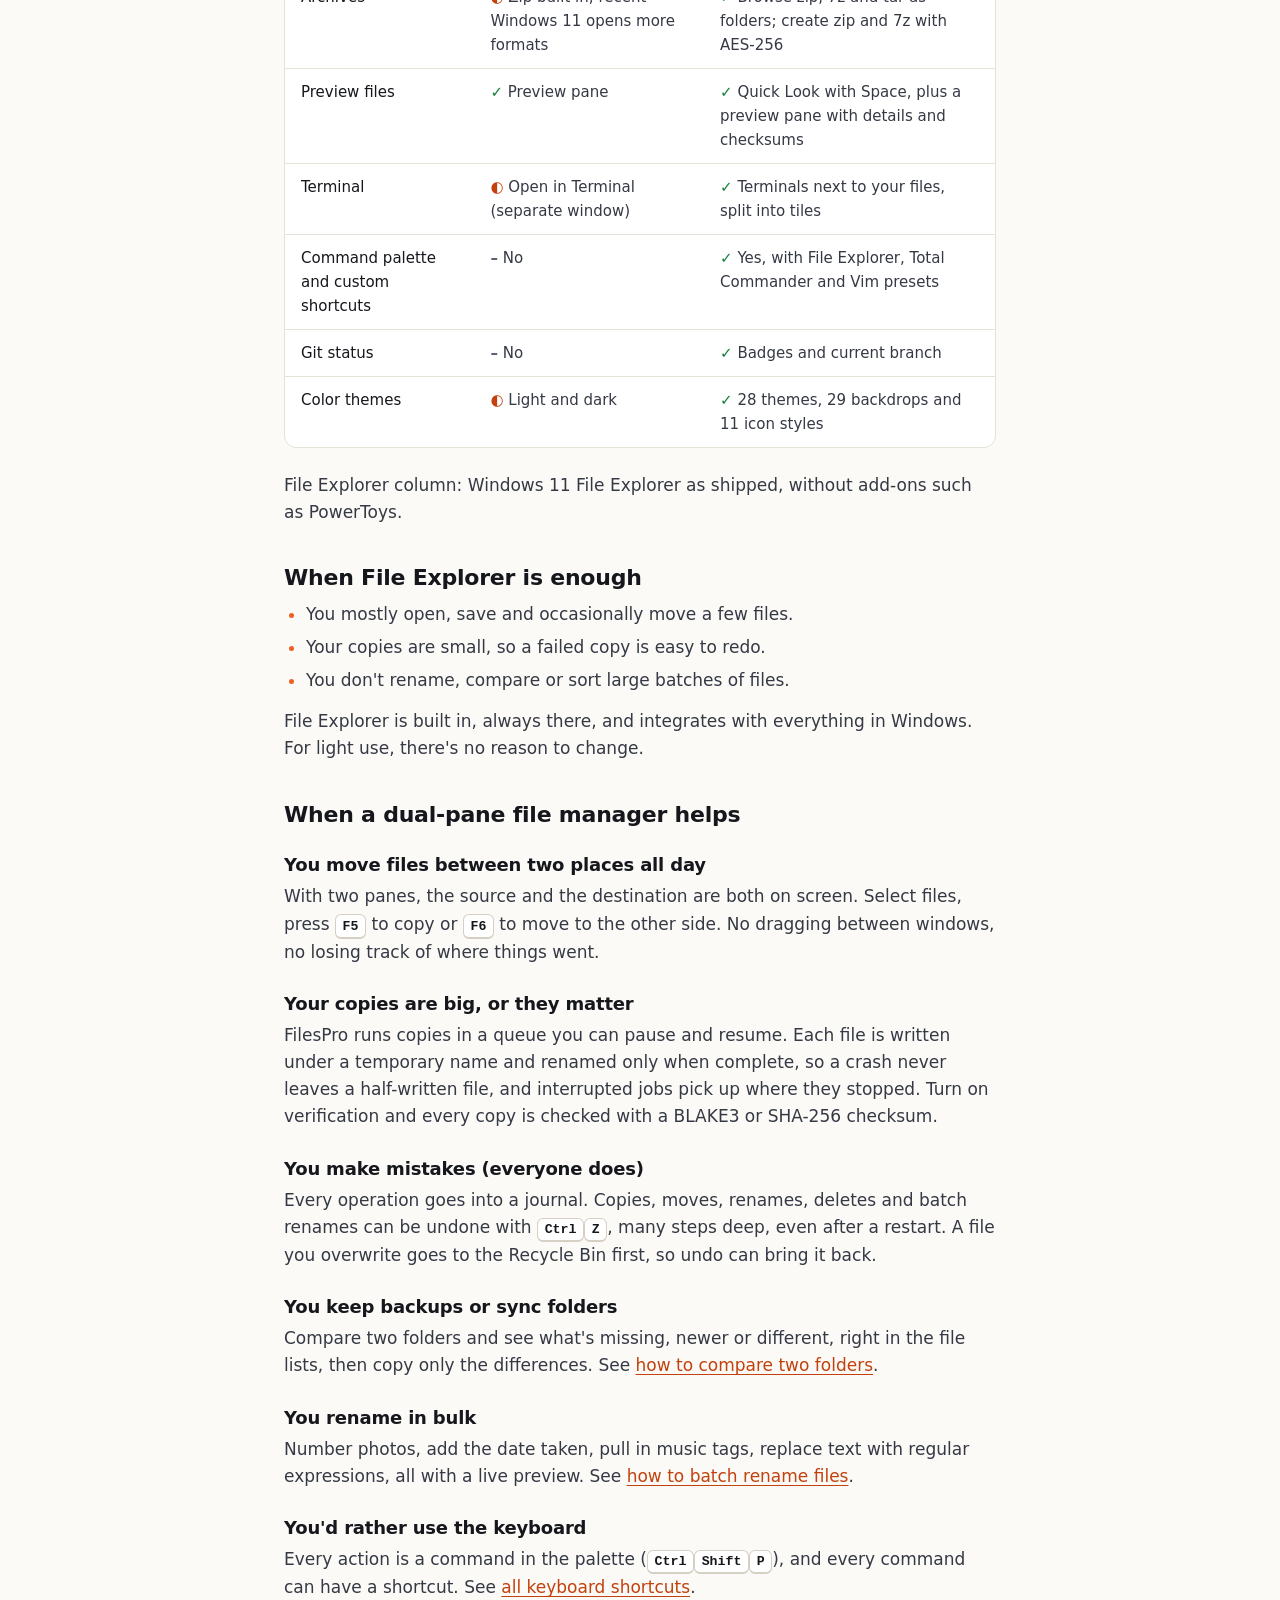
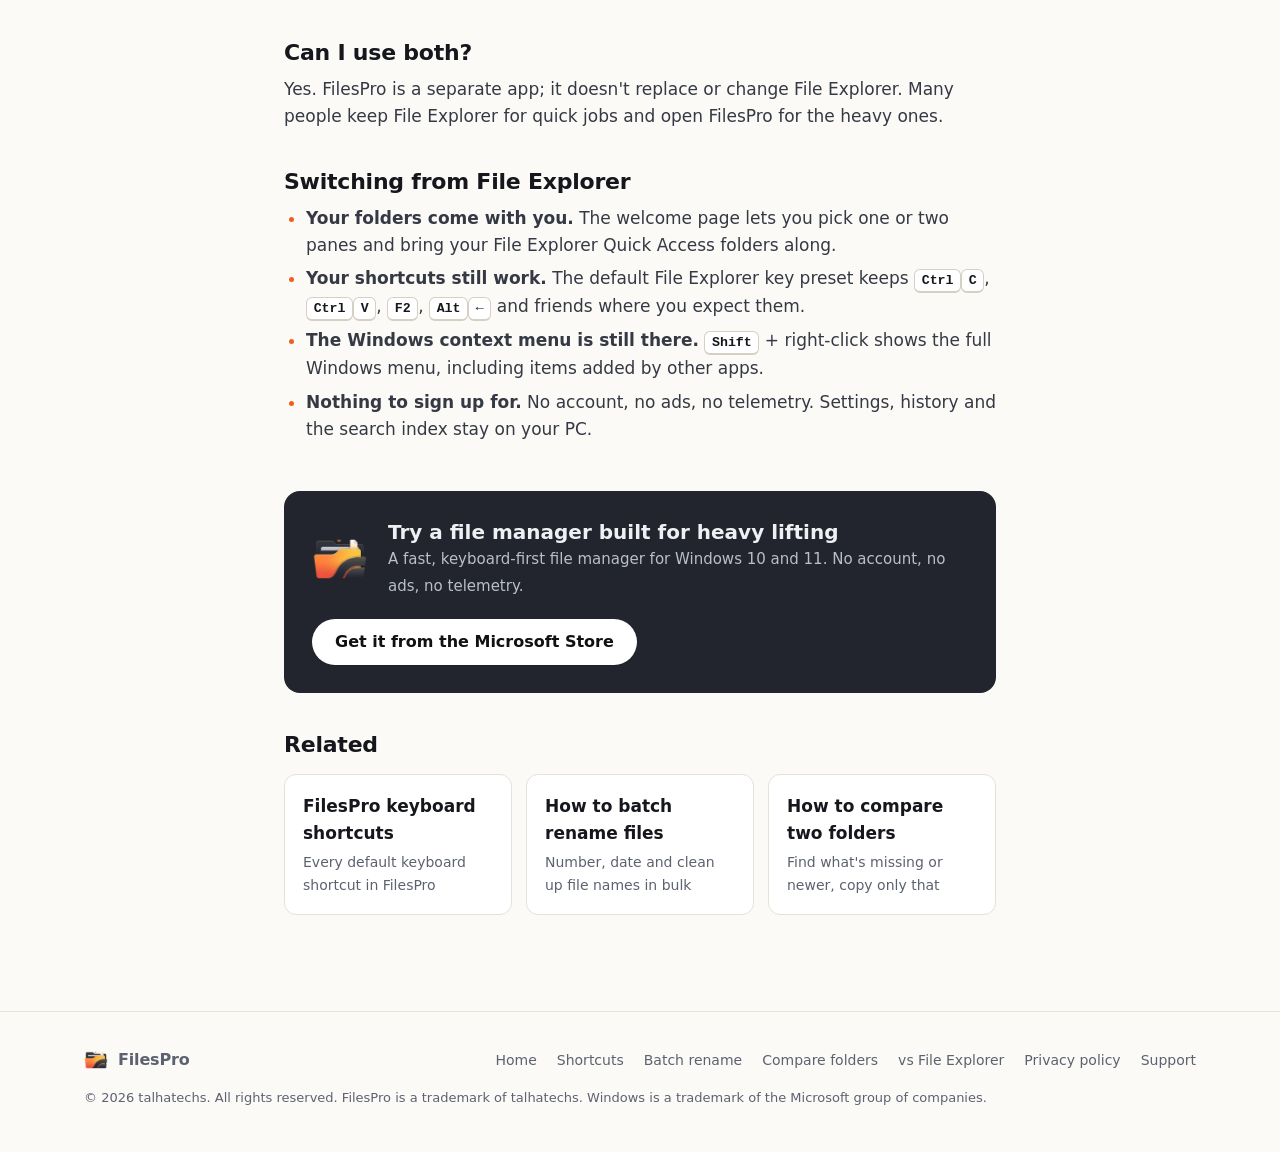
<file: file-explorer-alternative.html>
<!doctype html>
<html lang="en">
<head>
  <meta charset="utf-8">
  <meta name="viewport" content="width=device-width, initial-scale=1">
  <title>FilesPro vs File Explorer: A Dual-Pane File Explorer Alternative for Windows</title>
  <meta name="description" content="Looking for a File Explorer alternative? See how FilesPro compares with Windows File Explorer: two panes, resumable and verified copies, undo across restarts, batch rename, folder compare and more.">
  <meta name="theme-color" content="#fbfaf7">
  <link rel="icon" href="favicon.ico" sizes="any">
  <link rel="icon" type="image/png" href="assets/icon-64.png">
  <link rel="apple-touch-icon" href="assets/apple-touch-icon.png">
  <link rel="canonical" href="https://talhary.github.io/filespro/file-explorer-alternative.html">
  <meta property="og:type" content="article">
  <meta property="og:site_name" content="FilesPro">
  <meta property="og:title" content="FilesPro vs File Explorer: what a dual-pane file manager adds">
  <meta property="og:description" content="Looking for a File Explorer alternative? See how FilesPro compares with Windows File Explorer: two panes, resumable and verified copies, undo across restarts, batch rename, folder compare and more.">
  <meta property="og:url" content="https://talhary.github.io/filespro/file-explorer-alternative.html">
  <meta property="og:image" content="https://talhary.github.io/filespro/assets/shots/dual-pane.webp">
  <meta property="og:locale" content="en_US">
  <meta name="twitter:card" content="summary_large_image">
  <meta name="twitter:title" content="FilesPro vs File Explorer: what a dual-pane file manager adds">
  <meta name="twitter:description" content="Looking for a File Explorer alternative? See how FilesPro compares with Windows File Explorer: two panes, resumable and verified copies, undo across restarts, batch rename, folder compare and more.">
  <meta name="twitter:image" content="https://talhary.github.io/filespro/assets/shots/dual-pane.webp">
  <script>
    try { if (localStorage.getItem("fp-theme") === "dark") document.documentElement.setAttribute("data-theme", "dark"); } catch (e) {}
  </script>
  <link rel="stylesheet" href="assets/styles.css">
  <script type="application/ld+json">
  {
    "@context": "https://schema.org",
    "@graph": [
      {
        "@type": "TechArticle",
        "headline": "FilesPro vs File Explorer: what a dual-pane file manager adds",
        "description": "Looking for a File Explorer alternative? See how FilesPro compares with Windows File Explorer: two panes, resumable and verified copies, undo across restarts, batch rename, folder compare and more.",
        "url": "https://talhary.github.io/filespro/file-explorer-alternative.html",
        "mainEntityOfPage": "https://talhary.github.io/filespro/file-explorer-alternative.html",
        "image": "https://talhary.github.io/filespro/assets/shots/dual-pane.webp",
        "datePublished": "2026-10-19",
        "dateModified": "2026-10-19",
        "inLanguage": "en",
        "author": {
          "@type": "Organization",
          "name": "talhatechs",
          "url": "https://talhary.github.io/filespro/"
        },
        "publisher": {
          "@type": "Organization",
          "name": "talhatechs",
          "url": "https://talhary.github.io/filespro/",
          "logo": {
            "@type": "ImageObject",
            "url": "https://talhary.github.io/filespro/assets/icon-512.png"
          }
        },
        "about": {
          "@type": "SoftwareApplication",
          "name": "FilesPro Manager",
          "operatingSystem": "Windows 10, Windows 11",
          "applicationCategory": "UtilitiesApplication",
          "url": "https://talhary.github.io/filespro/"
        }
      },
      {
        "@type": "BreadcrumbList",
        "itemListElement": [
          {
            "@type": "ListItem",
            "position": 1,
            "name": "FilesPro",
            "item": "https://talhary.github.io/filespro/"
          },
          {
            "@type": "ListItem",
            "position": 2,
            "name": "FilesPro vs File Explorer",
            "item": "https://talhary.github.io/filespro/file-explorer-alternative.html"
          }
        ]
      }
    ]
  }
  </script>
</head>
<body>
  <a class="skip" href="#main">Skip to content</a>
  <header class="site-header">
    <div class="wrap nav">
      <a class="brand" href="./"><img src="assets/icon-64.webp" alt="" width="32" height="32">FilesPro</a>
      <nav class="nav-links" aria-label="Site">
        <a href="./#features">Features</a>
        <a href="shortcuts.html">Shortcuts</a>
        <a href="./#guides">Guides</a>
        <a href="./#faq">FAQ</a>
      </nav>
      <div class="nav-end">
        <button class="icon-btn" id="theme-toggle" type="button" aria-label="Switch to dark theme"><svg class="sun" viewBox="0 0 24 24" fill="none" stroke="currentColor" stroke-width="2" stroke-linecap="round"><circle cx="12" cy="12" r="4"/><path d="M12 2v2M12 20v2M4.9 4.9l1.4 1.4M17.7 17.7l1.4 1.4M2 12h2M20 12h2M4.9 19.1l1.4-1.4M17.7 6.3l1.4-1.4"/></svg><svg class="moon" viewBox="0 0 24 24" fill="none" stroke="currentColor" stroke-width="2" stroke-linecap="round" stroke-linejoin="round"><path d="M21 12.8A9 9 0 1 1 11.2 3a7 7 0 0 0 9.8 9.8z"/></svg></button>
        <a class="btn btn-primary" href="https://apps.microsoft.com/detail/9NTKTTNK7JXX?hl=en-us&amp;gl=US&amp;ocid=pdpshare" data-store>Get FilesPro</a>
      </div>
    </div>
  </header>

  <main id="main" class="doc">
    <nav class="crumbs" aria-label="Breadcrumb"><a href="./">FilesPro</a><span>/</span>FilesPro vs File Explorer</nav>
    <h1>FilesPro vs File Explorer</h1>
    <p class="lead">File Explorer is fine for opening a file. FilesPro is for the days you move thousands of them. Here's an honest look at what a dual-pane file manager adds, and when File Explorer is all you need.</p>
    <p class="byline">Updated 19 October 2026 · By the FilesPro team</p>
    <button class="window" type="button" data-caption="Two panes with tabs: copy or move to the other side with one key"><img src="assets/shots/dual-pane.webp" srcset="assets/shots/dual-pane-480.webp 480w, assets/shots/dual-pane-800.webp 800w, assets/shots/dual-pane-1200.webp 1200w, assets/shots/dual-pane.webp 1600w" sizes="(max-width: 760px) calc(100vw - 32px), 712px" width="1600" height="900" alt="FilesPro with two panes side by side, each with tabs" loading="lazy"></button>

    <h2>Side by side</h2>
    <div class="table-wrap"><table><thead><tr><th>Feature</th><th>File Explorer</th><th>FilesPro</th></tr></thead><tbody><tr><td>Tabs</td><td><span class="yes">✓</span> Yes, on Windows 11</td><td><span class="yes">✓</span> Yes, plus pin, color and resize</td></tr><tr><td>Two folders side by side</td><td><span class="no">–</span> No, two separate windows</td><td><span class="yes">✓</span> Yes; F5 copies and F6 moves to the other side</td></tr><tr><td>Pause a copy</td><td><span class="yes">✓</span> Yes</td><td><span class="yes">✓</span> Yes, in a queue: run jobs at once, run one next, cancel</td></tr><tr><td>Resume a copy after a crash or restart</td><td><span class="no">–</span> No</td><td><span class="yes">✓</span> Yes, from where it stopped</td></tr><tr><td>Verify copies with a checksum</td><td><span class="no">–</span> No</td><td><span class="yes">✓</span> Yes, BLAKE3 or SHA-256</td></tr><tr><td>Undo</td><td><span class="part">◐</span> Recent actions</td><td><span class="yes">✓</span> Many steps, kept across restarts</td></tr><tr><td>Batch rename</td><td><span class="part">◐</span> Same name plus (1), (2)…</td><td><span class="yes">✓</span> Tokens, EXIF and ID3 tags, regex, live preview</td></tr><tr><td>Compare two folders</td><td><span class="no">–</span> No</td><td><span class="yes">✓</span> Yes, by date or checksum; copy the differences</td></tr><tr><td>Search</td><td><span class="yes">✓</span> Windows Search</td><td><span class="yes">✓</span> Local filename index, fuzzy, wildcards, regex, filters like size:&gt;5mb</td></tr><tr><td>Archives</td><td><span class="part">◐</span> Zip built in; recent Windows 11 opens more formats</td><td><span class="yes">✓</span> Browse zip, 7z and tar as folders; create zip and 7z with AES-256</td></tr><tr><td>Preview files</td><td><span class="yes">✓</span> Preview pane</td><td><span class="yes">✓</span> Quick Look with Space, plus a preview pane with details and checksums</td></tr><tr><td>Terminal</td><td><span class="part">◐</span> Open in Terminal (separate window)</td><td><span class="yes">✓</span> Terminals next to your files, split into tiles</td></tr><tr><td>Command palette and custom shortcuts</td><td><span class="no">–</span> No</td><td><span class="yes">✓</span> Yes, with File Explorer, Total Commander and Vim presets</td></tr><tr><td>Git status</td><td><span class="no">–</span> No</td><td><span class="yes">✓</span> Badges and current branch</td></tr><tr><td>Color themes</td><td><span class="part">◐</span> Light and dark</td><td><span class="yes">✓</span> 28 themes, 29 backdrops and 11 icon styles</td></tr></tbody></table></div>
    <p>File Explorer column: Windows 11 File Explorer as shipped, without add-ons such as PowerToys.</p>

    <h2>When File Explorer is enough</h2>
    <ul>
      <li>You mostly open, save and occasionally move a few files.</li>
      <li>Your copies are small, so a failed copy is easy to redo.</li>
      <li>You don't rename, compare or sort large batches of files.</li>
    </ul>
    <p>File Explorer is built in, always there, and integrates with everything in Windows. For light use, there's no reason to change.</p>

    <h2>When a dual-pane file manager helps</h2>
    <h3>You move files between two places all day</h3>
    <p>With two panes, the source and the destination are both on screen. Select files, press <kbd>F5</kbd> to copy or <kbd>F6</kbd> to move to the other side. No dragging between windows, no losing track of where things went.</p>
    <h3>Your copies are big, or they matter</h3>
    <p>FilesPro runs copies in a queue you can pause and resume. Each file is written under a temporary name and renamed only when complete, so a crash never leaves a half-written file, and interrupted jobs pick up where they stopped. Turn on verification and every copy is checked with a BLAKE3 or SHA-256 checksum.</p>
    <h3>You make mistakes (everyone does)</h3>
    <p>Every operation goes into a journal. Copies, moves, renames, deletes and batch renames can be undone with <kbd>Ctrl</kbd><kbd>Z</kbd>, many steps deep, even after a restart. A file you overwrite goes to the Recycle Bin first, so undo can bring it back.</p>
    <h3>You keep backups or sync folders</h3>
    <p>Compare two folders and see what's missing, newer or different, right in the file lists, then copy only the differences. See <a href="compare-two-folders-windows.html">how to compare two folders</a>.</p>
    <h3>You rename in bulk</h3>
    <p>Number photos, add the date taken, pull in music tags, replace text with regular expressions, all with a live preview. See <a href="batch-rename-files-windows.html">how to batch rename files</a>.</p>
    <h3>You'd rather use the keyboard</h3>
    <p>Every action is a command in the palette (<kbd>Ctrl</kbd><kbd>Shift</kbd><kbd>P</kbd>), and every command can have a shortcut. See <a href="shortcuts.html">all keyboard shortcuts</a>.</p>

    <h2>Can I use both?</h2>
    <p>Yes. FilesPro is a separate app; it doesn't replace or change File Explorer. Many people keep File Explorer for quick jobs and open FilesPro for the heavy ones.</p>

    <h2>Switching from File Explorer</h2>
    <ul>
      <li><strong>Your folders come with you.</strong> The welcome page lets you pick one or two panes and bring your File Explorer Quick Access folders along.</li>
      <li><strong>Your shortcuts still work.</strong> The default File Explorer key preset keeps <kbd>Ctrl</kbd><kbd>C</kbd>, <kbd>Ctrl</kbd><kbd>V</kbd>, <kbd>F2</kbd>, <kbd>Alt</kbd><kbd>←</kbd> and friends where you expect them.</li>
      <li><strong>The Windows context menu is still there.</strong> <kbd>Shift</kbd> + right-click shows the full Windows menu, including items added by other apps.</li>
      <li><strong>Nothing to sign up for.</strong> No account, no ads, no telemetry. Settings, history and the search index stay on your PC.</li>
    </ul>

    <div class="cta-box">
      <img src="assets/icon-128.webp" alt="" width="56" height="56">
      <div><b>Try a file manager built for heavy lifting</b><span>A fast, keyboard-first file manager for Windows 10 and 11. No account, no ads, no telemetry.</span></div>
      <a class="btn btn-primary" href="https://apps.microsoft.com/detail/9NTKTTNK7JXX?hl=en-us&amp;gl=US&amp;ocid=pdpshare" data-store>Get it from the Microsoft Store</a>
    </div>

    <h2>Related</h2>
    <div class="related"><a href="shortcuts.html">FilesPro keyboard shortcuts<span>Every default keyboard shortcut in FilesPro</span></a><a href="batch-rename-files-windows.html">How to batch rename files<span>Number, date and clean up file names in bulk</span></a><a href="compare-two-folders-windows.html">How to compare two folders<span>Find what's missing or newer, copy only that</span></a></div>
  </main>

  <footer class="site-footer">
    <div class="wrap">
      <a class="brand" href="./"><img src="assets/icon-64.webp" alt="" width="24" height="24">FilesPro</a>
      <nav aria-label="Footer">
        <a href="./">Home</a>
        <a href="shortcuts.html">Shortcuts</a>
        <a href="batch-rename-files-windows.html">Batch rename</a>
        <a href="compare-two-folders-windows.html">Compare folders</a>
        <a href="file-explorer-alternative.html">vs File Explorer</a>
        <a href="privacy.html">Privacy policy</a>
        <a href="mailto:talhariaz5425869@gmail.com?subject=FilesPro">Support</a>
      </nav>
      <p class="fine">© <span id="year">2026</span> talhatechs. All rights reserved. FilesPro is a trademark of talhatechs. Windows is a trademark of the Microsoft group of companies.</p>
    </div>
  </footer>

  <dialog class="lightbox" id="lightbox" aria-label="Screenshot">
    <button class="icon-btn close" type="button" aria-label="Close"><svg viewBox="0 0 24 24" fill="none" stroke="currentColor" stroke-width="2" stroke-linecap="round"><path d="M6 6l12 12M18 6 6 18"/></svg></button>
    <img alt="">
    <p></p>
  </dialog>
  <script src="assets/main.js"></script>
</body>
</html>
</file>
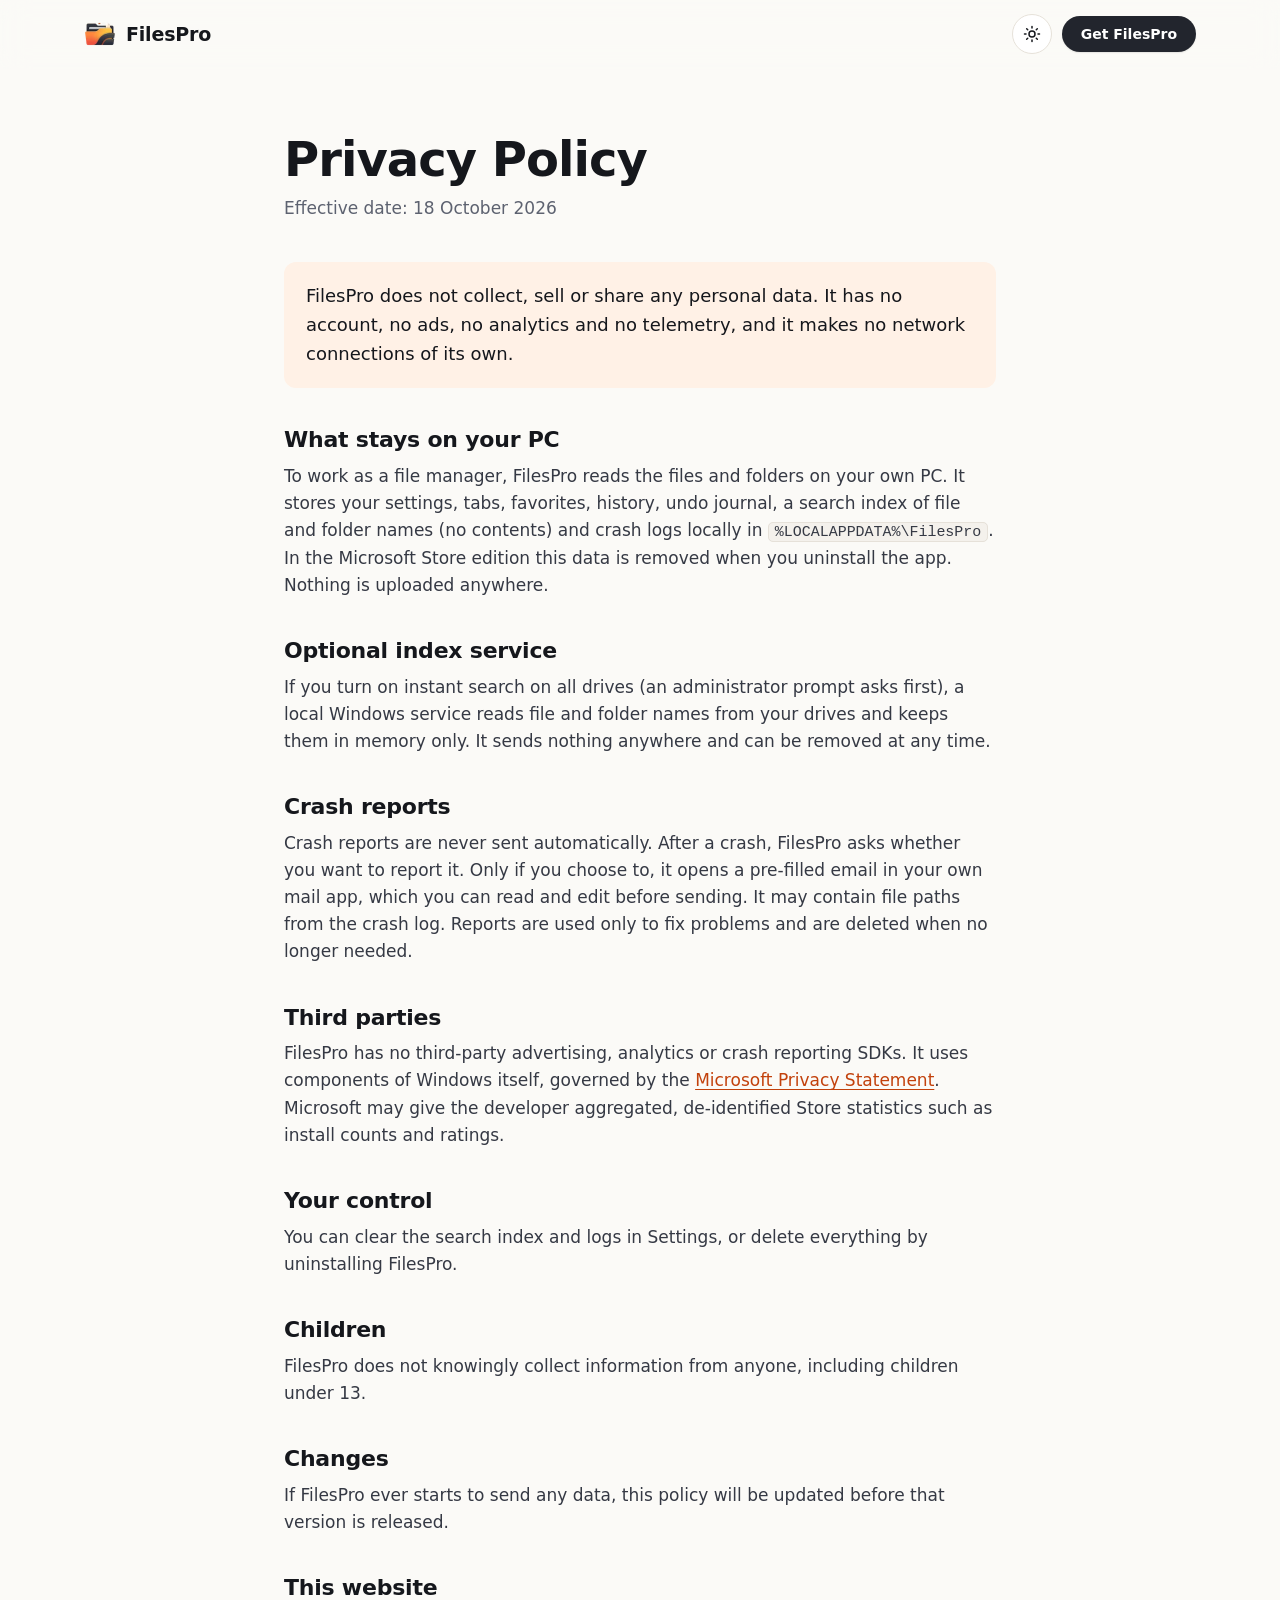
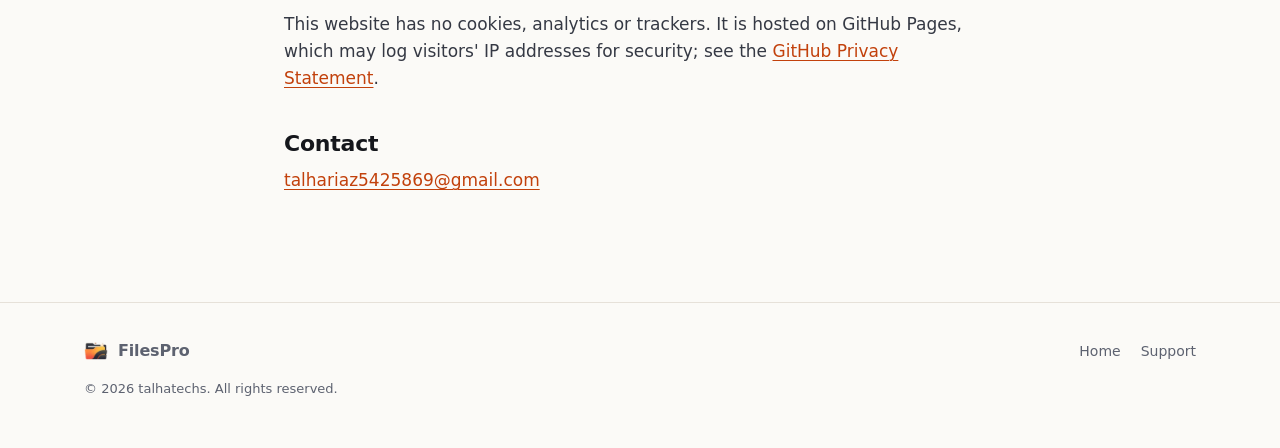
<file: privacy.html>
<!doctype html>
<html lang="en">
<head>
  <meta charset="utf-8">
  <meta name="viewport" content="width=device-width, initial-scale=1">
  <title>Privacy Policy – FilesPro</title>
  <meta name="description" content="FilesPro does not collect, sell or share any personal data. No account, no ads, no analytics, no telemetry.">
  <meta name="theme-color" content="#fbfaf7">
  <link rel="canonical" href="https://talhary.github.io/filespro/privacy.html">
  <meta property="og:type" content="article">
  <meta property="og:site_name" content="FilesPro">
  <meta property="og:title" content="FilesPro Privacy Policy">
  <meta property="og:description" content="FilesPro does not collect, sell or share any personal data. No account, no ads, no analytics, no telemetry.">
  <meta property="og:url" content="https://talhary.github.io/filespro/privacy.html">
  <meta property="og:image" content="https://talhary.github.io/filespro/assets/social-card.jpg">
  <link rel="icon" href="favicon.ico" sizes="any">
  <link rel="icon" type="image/png" href="assets/icon-64.png">
  <script>
    try { if (localStorage.getItem("fp-theme") === "dark") document.documentElement.setAttribute("data-theme", "dark"); } catch (e) {}
  </script>
  <link rel="stylesheet" href="assets/styles.css">
</head>
<body>
  <header class="site-header">
    <div class="wrap nav">
      <a class="brand" href="./"><img src="assets/icon-64.webp" alt="" width="32" height="32">FilesPro</a>
      <div class="nav-end">
        <button class="icon-btn" id="theme-toggle" type="button" aria-label="Switch to dark theme">
          <svg class="sun" viewBox="0 0 24 24" fill="none" stroke="currentColor" stroke-width="2" stroke-linecap="round"><circle cx="12" cy="12" r="4"/><path d="M12 2v2M12 20v2M4.9 4.9l1.4 1.4M17.7 17.7l1.4 1.4M2 12h2M20 12h2M4.9 19.1l1.4-1.4M17.7 6.3l1.4-1.4"/></svg>
          <svg class="moon" viewBox="0 0 24 24" fill="none" stroke="currentColor" stroke-width="2" stroke-linecap="round" stroke-linejoin="round"><path d="M21 12.8A9 9 0 1 1 11.2 3a7 7 0 0 0 9.8 9.8z"/></svg>
        </button>
        <a class="btn btn-primary" href="https://apps.microsoft.com/detail/9NTKTTNK7JXX?hl=en-us&amp;gl=US&amp;ocid=pdpshare" data-store>Get FilesPro</a>
      </div>
    </div>
  </header>

  <main class="doc">
    <h1>Privacy Policy</h1>
    <p class="date">Effective date: 18 October 2026</p>

    <p class="summary">FilesPro does not collect, sell or share any personal data. It has no account, no ads, no analytics and no telemetry, and it makes no network connections of its own.</p>

    <h2>What stays on your PC</h2>
    <p>To work as a file manager, FilesPro reads the files and folders on your own PC. It stores your settings, tabs, favorites, history, undo journal, a search index of file and folder names (no contents) and crash logs locally in <code>%LOCALAPPDATA%\FilesPro</code>. In the Microsoft Store edition this data is removed when you uninstall the app. Nothing is uploaded anywhere.</p>

    <h2>Optional index service</h2>
    <p>If you turn on instant search on all drives (an administrator prompt asks first), a local Windows service reads file and folder names from your drives and keeps them in memory only. It sends nothing anywhere and can be removed at any time.</p>

    <h2>Crash reports</h2>
    <p>Crash reports are never sent automatically. After a crash, FilesPro asks whether you want to report it. Only if you choose to, it opens a pre-filled email in your own mail app, which you can read and edit before sending. It may contain file paths from the crash log. Reports are used only to fix problems and are deleted when no longer needed.</p>

    <h2>Third parties</h2>
    <p>FilesPro has no third-party advertising, analytics or crash reporting SDKs. It uses components of Windows itself, governed by the <a href="https://privacy.microsoft.com/privacystatement">Microsoft Privacy Statement</a>. Microsoft may give the developer aggregated, de-identified Store statistics such as install counts and ratings.</p>

    <h2>Your control</h2>
    <p>You can clear the search index and logs in Settings, or delete everything by uninstalling FilesPro.</p>

    <h2>Children</h2>
    <p>FilesPro does not knowingly collect information from anyone, including children under 13.</p>

    <h2>Changes</h2>
    <p>If FilesPro ever starts to send any data, this policy will be updated before that version is released.</p>

    <h2>This website</h2>
    <p>This website has no cookies, analytics or trackers. It is hosted on GitHub Pages, which may log visitors' IP addresses for security; see the <a href="https://docs.github.com/en/site-policy/privacy-policies/github-general-privacy-statement">GitHub Privacy Statement</a>.</p>

    <h2>Contact</h2>
    <p><a href="mailto:talhariaz5425869@gmail.com?subject=FilesPro%20privacy">talhariaz5425869@gmail.com</a></p>
  </main>

  <footer class="site-footer">
    <div class="wrap">
      <a class="brand" href="./"><img src="assets/icon-64.webp" alt="" width="24" height="24">FilesPro</a>
      <nav aria-label="Footer">
        <a href="./">Home</a>
        <a href="mailto:talhariaz5425869@gmail.com?subject=FilesPro">Support</a>
      </nav>
      <p class="fine">© <span id="year">2026</span> talhatechs. All rights reserved.</p>
    </div>
  </footer>
  <script src="assets/main.js"></script>
</body>
</html>
</file>
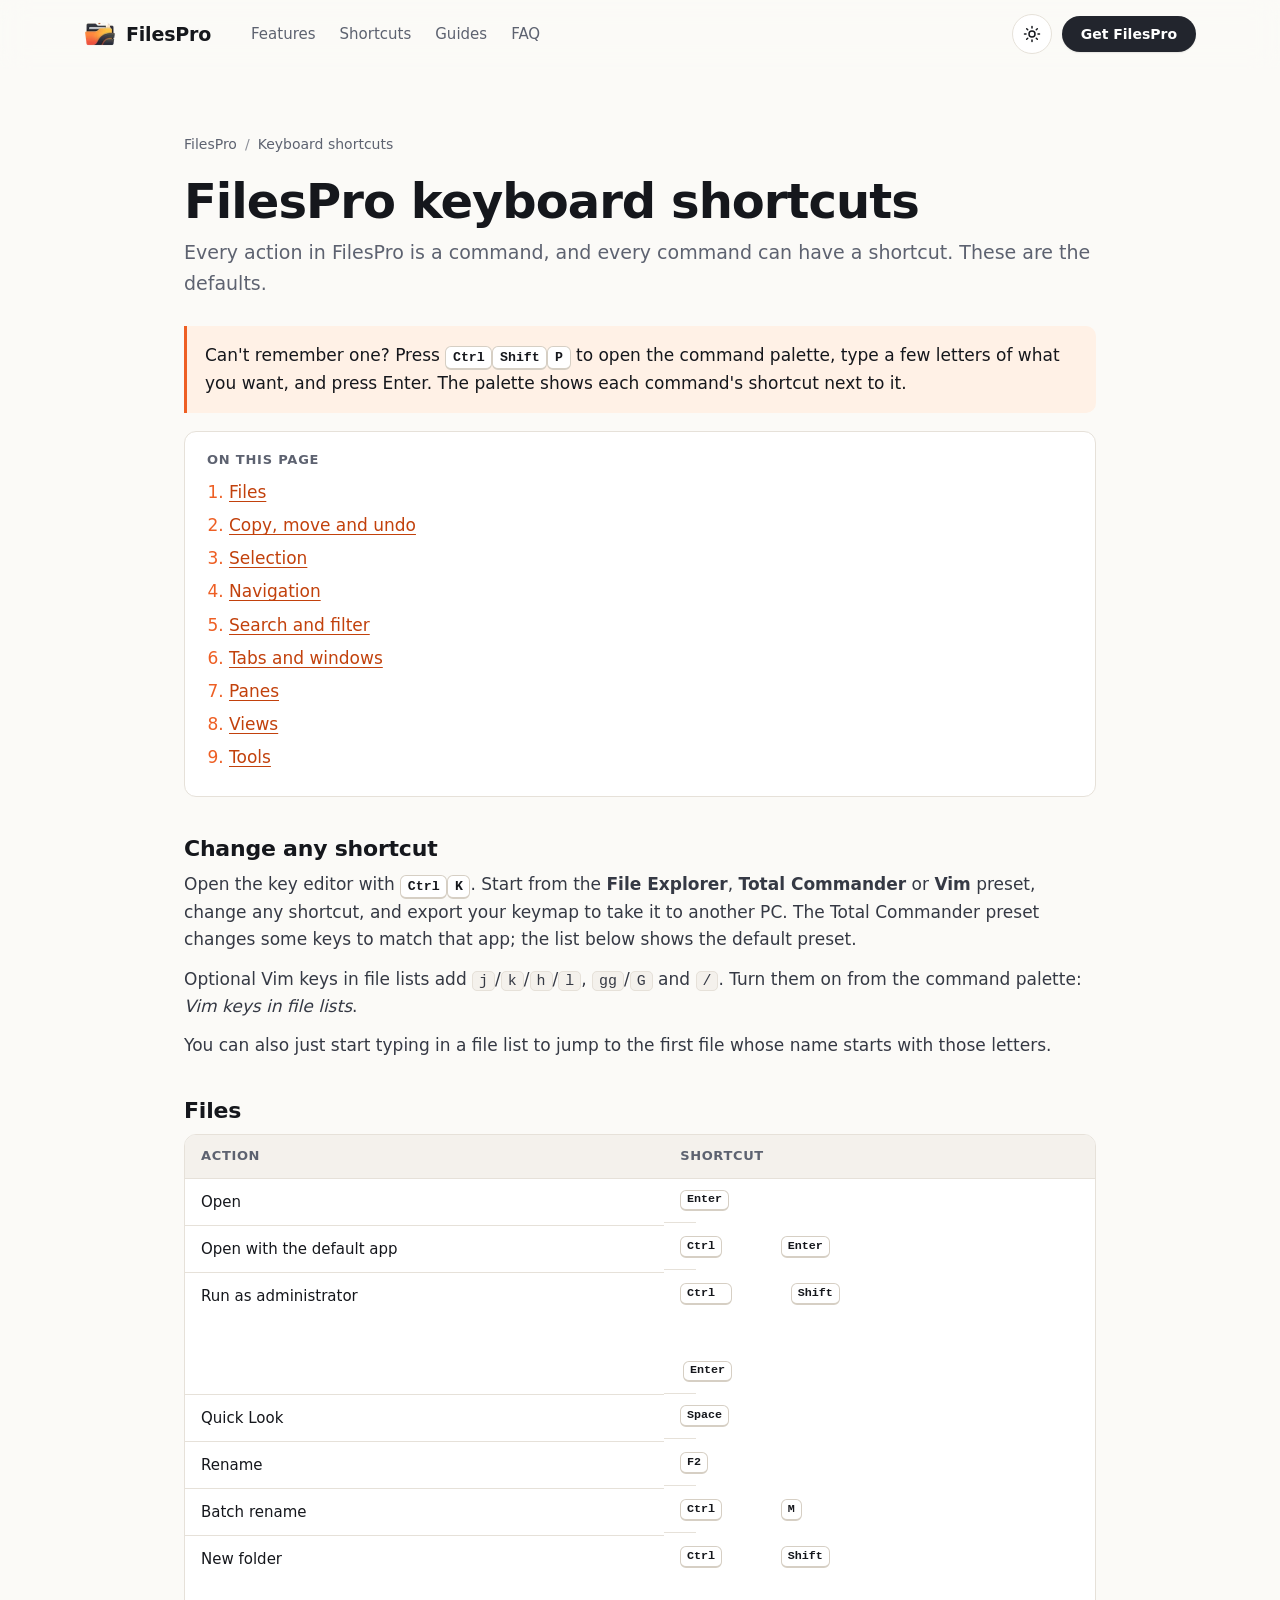
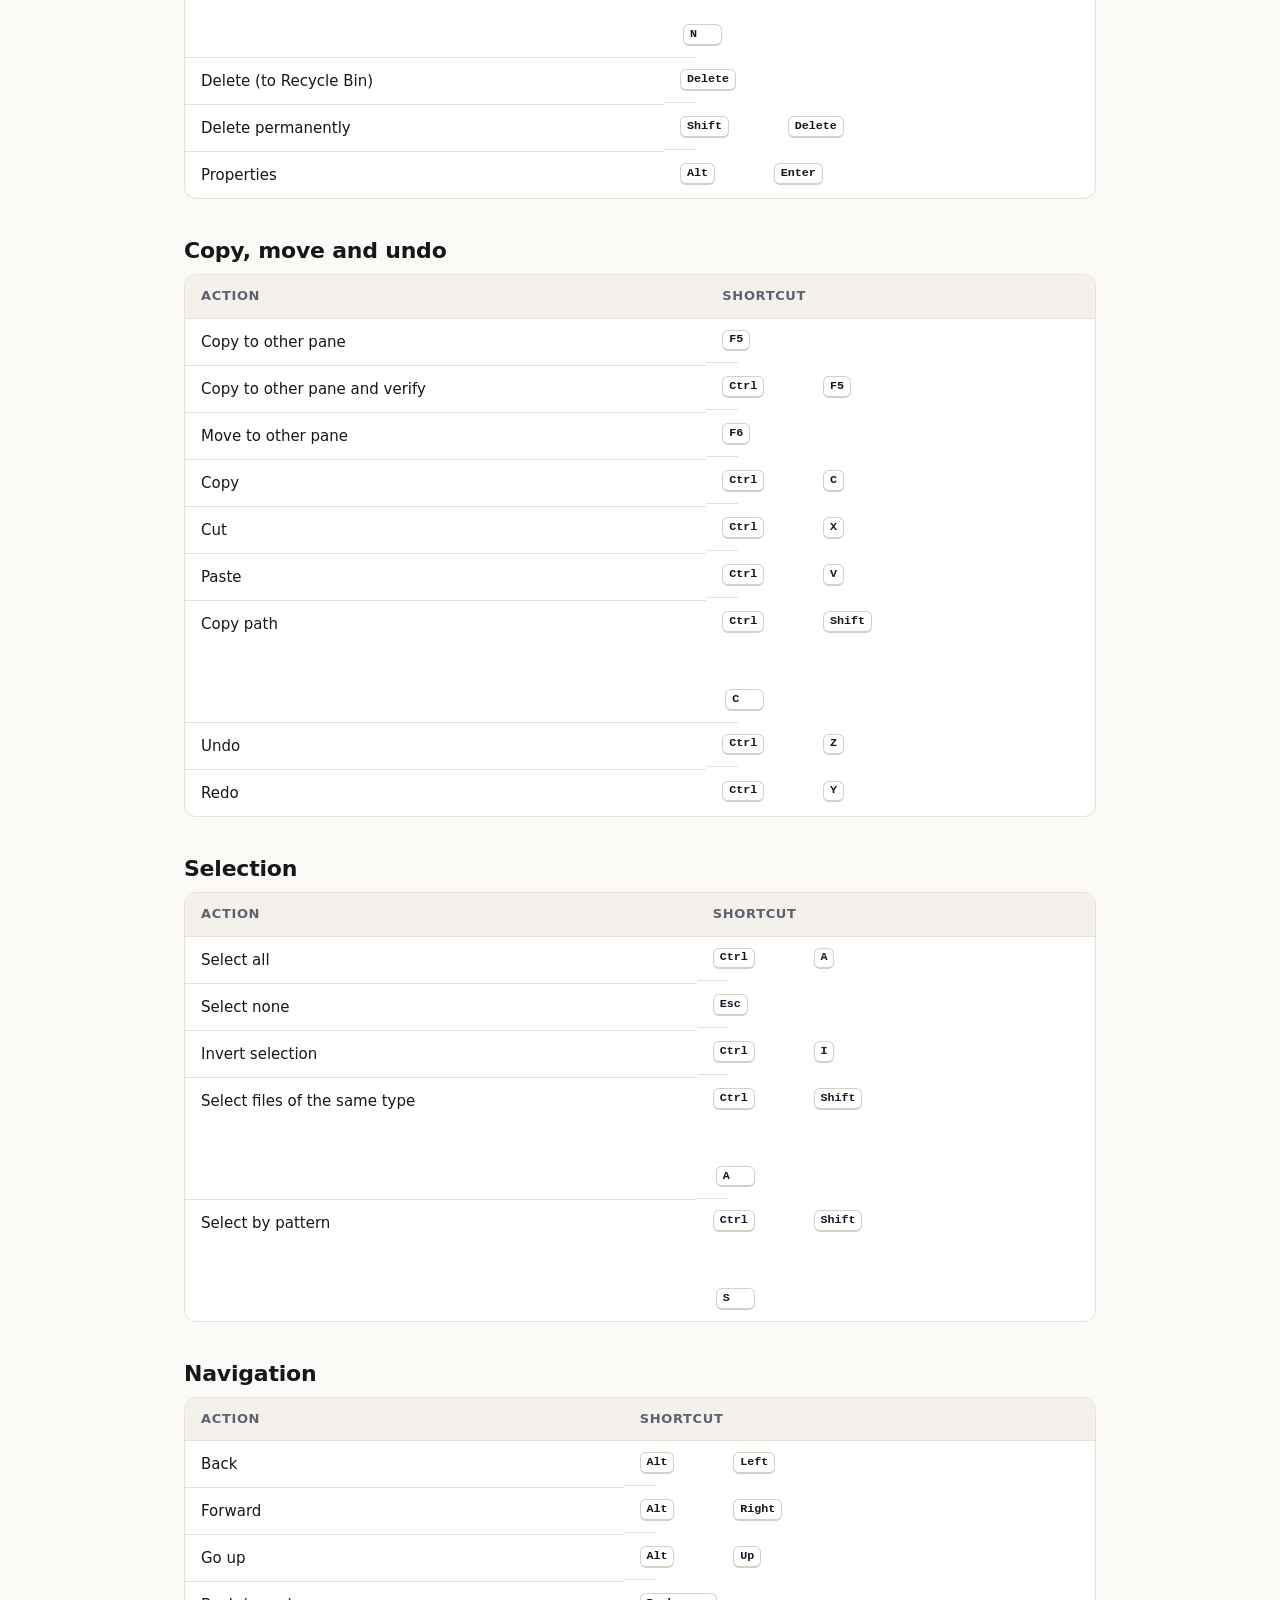
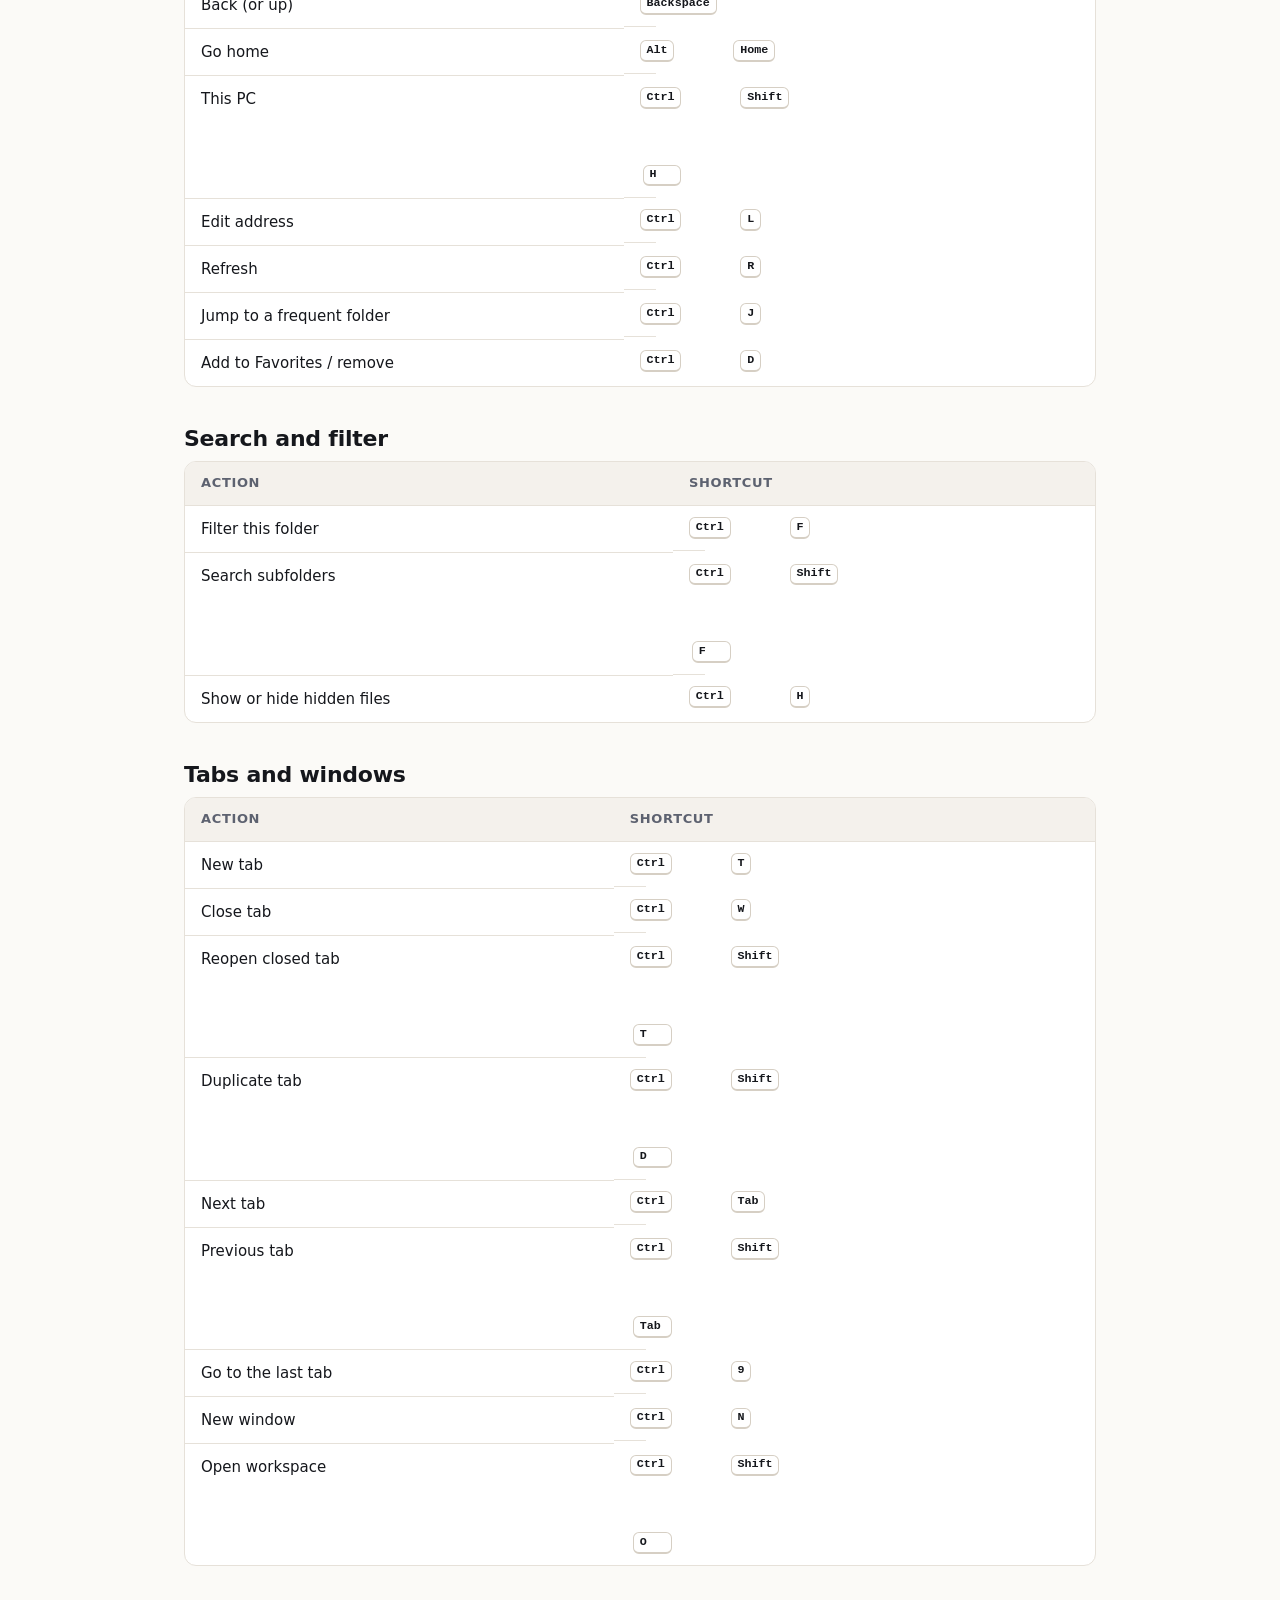
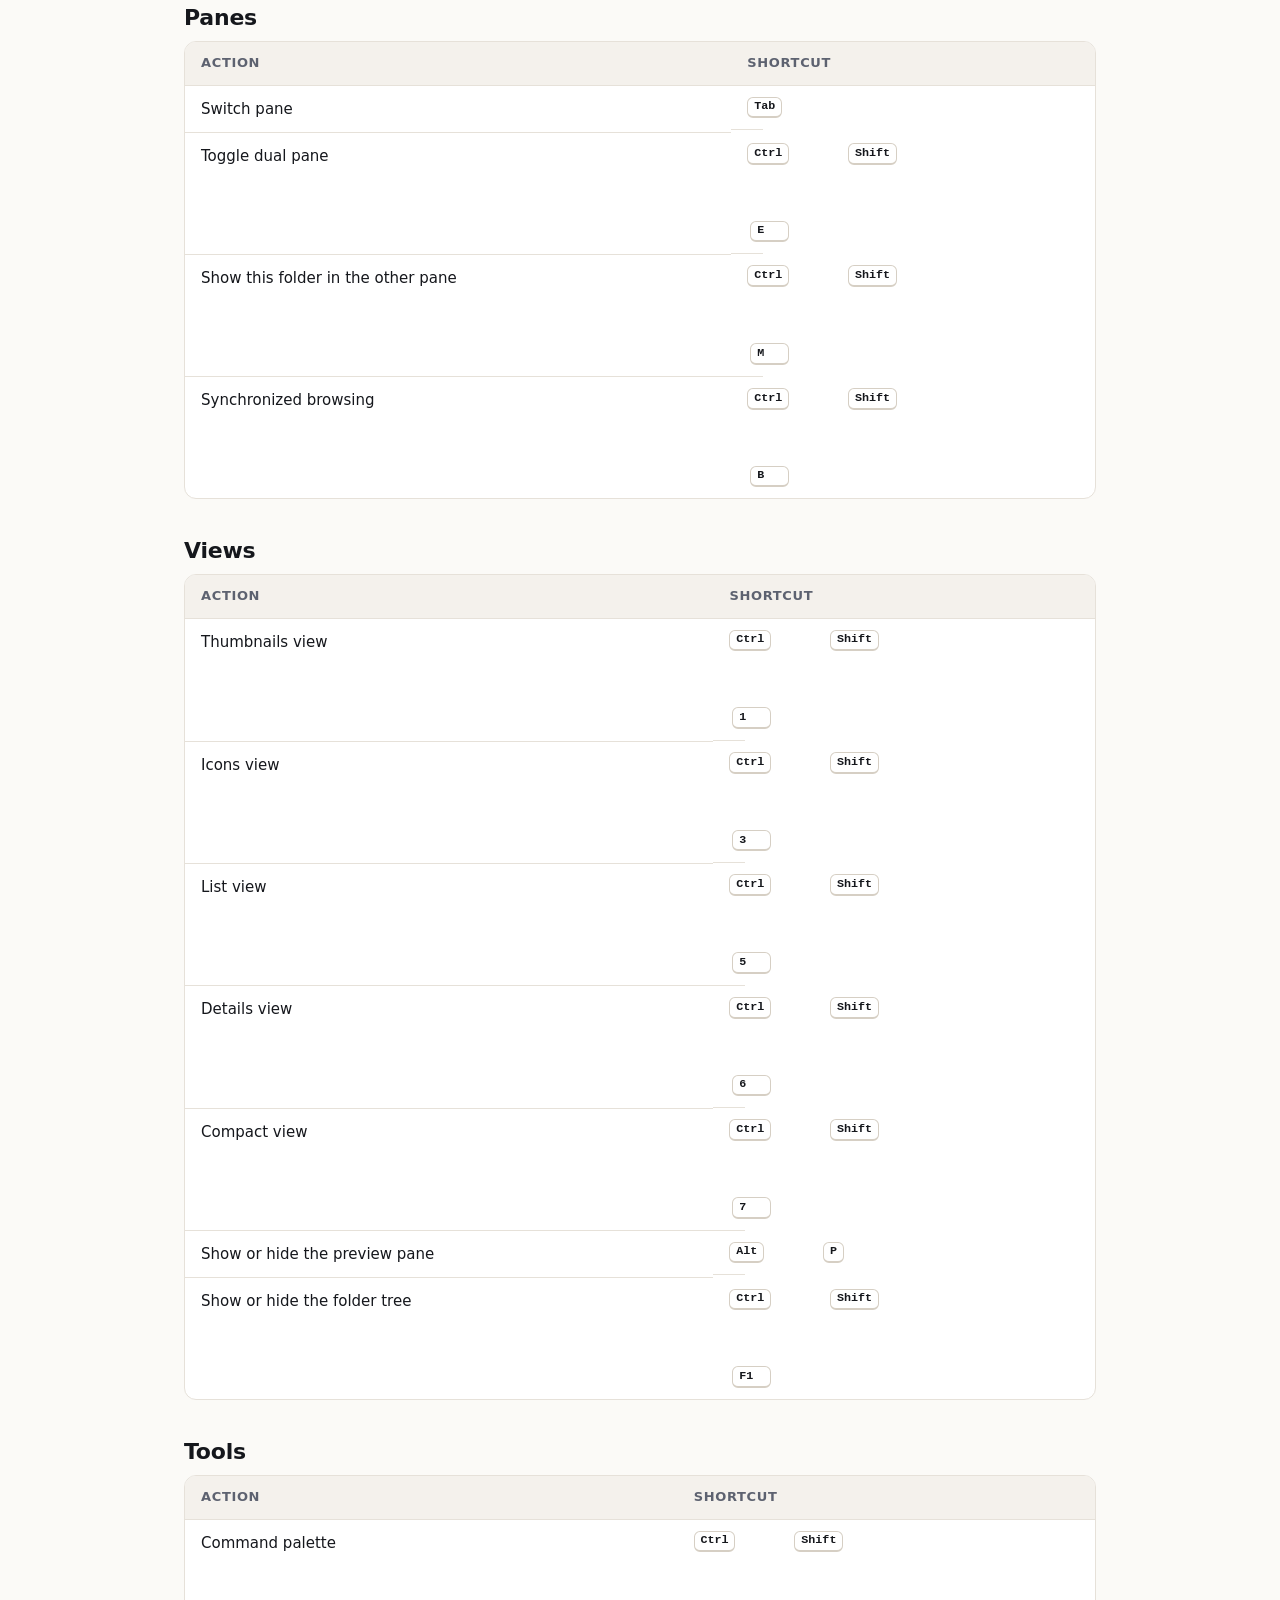
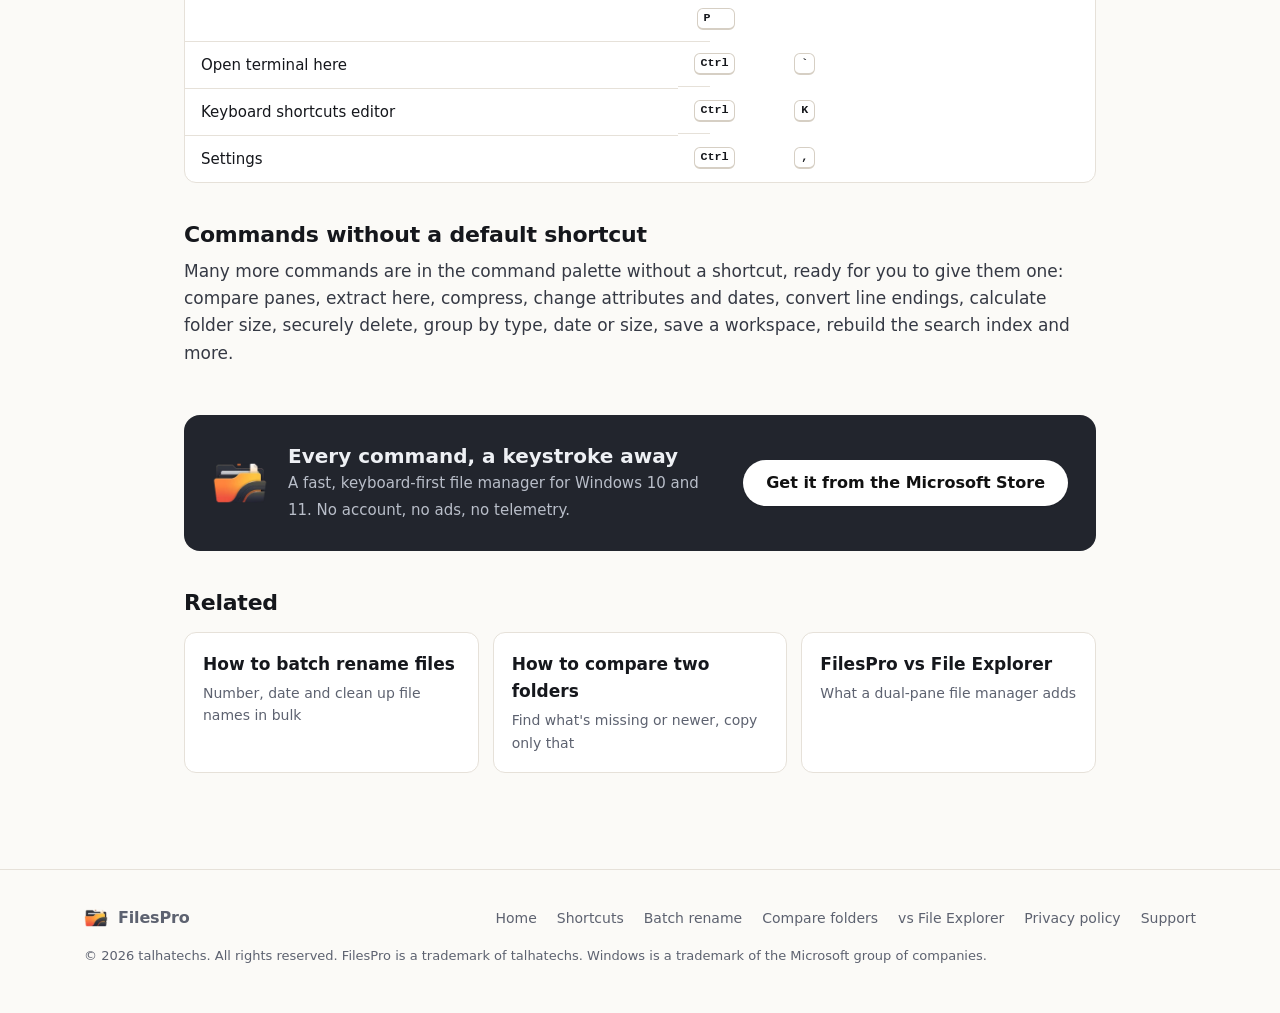
<file: shortcuts.html>
<!doctype html>
<html lang="en">
<head>
  <meta charset="utf-8">
  <meta name="viewport" content="width=device-width, initial-scale=1">
  <title>FilesPro Keyboard Shortcuts – Complete List</title>
  <meta name="description" content="Every default keyboard shortcut in FilesPro, the dual-pane file manager for Windows: files, copy and move, tabs, panes, views, search and the command palette.">
  <meta name="theme-color" content="#fbfaf7">
  <link rel="icon" href="favicon.ico" sizes="any">
  <link rel="icon" type="image/png" href="assets/icon-64.png">
  <link rel="apple-touch-icon" href="assets/apple-touch-icon.png">
  <link rel="canonical" href="https://talhary.github.io/filespro/shortcuts.html">
  <meta property="og:type" content="article">
  <meta property="og:site_name" content="FilesPro">
  <meta property="og:title" content="FilesPro keyboard shortcuts: the complete list">
  <meta property="og:description" content="Every default keyboard shortcut in FilesPro, the dual-pane file manager for Windows: files, copy and move, tabs, panes, views, search and the command palette.">
  <meta property="og:url" content="https://talhary.github.io/filespro/shortcuts.html">
  <meta property="og:image" content="https://talhary.github.io/filespro/assets/social-card.jpg">
  <meta property="og:locale" content="en_US">
  <meta name="twitter:card" content="summary_large_image">
  <meta name="twitter:title" content="FilesPro keyboard shortcuts: the complete list">
  <meta name="twitter:description" content="Every default keyboard shortcut in FilesPro, the dual-pane file manager for Windows: files, copy and move, tabs, panes, views, search and the command palette.">
  <meta name="twitter:image" content="https://talhary.github.io/filespro/assets/social-card.jpg">
  <script>
    try { if (localStorage.getItem("fp-theme") === "dark") document.documentElement.setAttribute("data-theme", "dark"); } catch (e) {}
  </script>
  <link rel="stylesheet" href="assets/styles.css">
  <script type="application/ld+json">
  {
    "@context": "https://schema.org",
    "@graph": [
      {
        "@type": "TechArticle",
        "headline": "FilesPro keyboard shortcuts: the complete list",
        "description": "Every default keyboard shortcut in FilesPro, the dual-pane file manager for Windows: files, copy and move, tabs, panes, views, search and the command palette.",
        "url": "https://talhary.github.io/filespro/shortcuts.html",
        "mainEntityOfPage": "https://talhary.github.io/filespro/shortcuts.html",
        "image": "https://talhary.github.io/filespro/assets/social-card.jpg",
        "datePublished": "2026-10-19",
        "dateModified": "2026-10-19",
        "inLanguage": "en",
        "author": {
          "@type": "Organization",
          "name": "talhatechs",
          "url": "https://talhary.github.io/filespro/"
        },
        "publisher": {
          "@type": "Organization",
          "name": "talhatechs",
          "url": "https://talhary.github.io/filespro/",
          "logo": {
            "@type": "ImageObject",
            "url": "https://talhary.github.io/filespro/assets/icon-512.png"
          }
        },
        "about": {
          "@type": "SoftwareApplication",
          "name": "FilesPro Manager",
          "operatingSystem": "Windows 10, Windows 11",
          "applicationCategory": "UtilitiesApplication",
          "url": "https://talhary.github.io/filespro/"
        }
      },
      {
        "@type": "BreadcrumbList",
        "itemListElement": [
          {
            "@type": "ListItem",
            "position": 1,
            "name": "FilesPro",
            "item": "https://talhary.github.io/filespro/"
          },
          {
            "@type": "ListItem",
            "position": 2,
            "name": "Keyboard shortcuts",
            "item": "https://talhary.github.io/filespro/shortcuts.html"
          }
        ]
      }
    ]
  }
  </script>
</head>
<body>
  <a class="skip" href="#main">Skip to content</a>
  <header class="site-header">
    <div class="wrap nav">
      <a class="brand" href="./"><img src="assets/icon-64.webp" alt="" width="32" height="32">FilesPro</a>
      <nav class="nav-links" aria-label="Site">
        <a href="./#features">Features</a>
        <a href="shortcuts.html">Shortcuts</a>
        <a href="./#guides">Guides</a>
        <a href="./#faq">FAQ</a>
      </nav>
      <div class="nav-end">
        <button class="icon-btn" id="theme-toggle" type="button" aria-label="Switch to dark theme"><svg class="sun" viewBox="0 0 24 24" fill="none" stroke="currentColor" stroke-width="2" stroke-linecap="round"><circle cx="12" cy="12" r="4"/><path d="M12 2v2M12 20v2M4.9 4.9l1.4 1.4M17.7 17.7l1.4 1.4M2 12h2M20 12h2M4.9 19.1l1.4-1.4M17.7 6.3l1.4-1.4"/></svg><svg class="moon" viewBox="0 0 24 24" fill="none" stroke="currentColor" stroke-width="2" stroke-linecap="round" stroke-linejoin="round"><path d="M21 12.8A9 9 0 1 1 11.2 3a7 7 0 0 0 9.8 9.8z"/></svg></button>
        <a class="btn btn-primary" href="https://apps.microsoft.com/detail/9NTKTTNK7JXX?hl=en-us&amp;gl=US&amp;ocid=pdpshare" data-store>Get FilesPro</a>
      </div>
    </div>
  </header>

  <main id="main" class="doc wide">
    <nav class="crumbs" aria-label="Breadcrumb"><a href="./">FilesPro</a><span>/</span>Keyboard shortcuts</nav>
    <h1>FilesPro keyboard shortcuts</h1>
    <p class="lead">Every action in FilesPro is a command, and every command can have a shortcut. These are the defaults.</p>
    <p class="note">Can't remember one? Press <kbd>Ctrl</kbd><kbd>Shift</kbd><kbd>P</kbd> to open the command palette, type a few letters of what you want, and press Enter. The palette shows each command's shortcut next to it.</p>
    <div class="toc"><b>On this page</b><ol><li><a href="#files">Files</a></li><li><a href="#copy-move-and-undo">Copy, move and undo</a></li><li><a href="#selection">Selection</a></li><li><a href="#navigation">Navigation</a></li><li><a href="#search-and-filter">Search and filter</a></li><li><a href="#tabs-and-windows">Tabs and windows</a></li><li><a href="#panes">Panes</a></li><li><a href="#views">Views</a></li><li><a href="#tools">Tools</a></li></ol></div>
    <h2>Change any shortcut</h2>
    <p>Open the key editor with <kbd>Ctrl</kbd><kbd>K</kbd>. Start from the <strong>File Explorer</strong>, <strong>Total Commander</strong> or <strong>Vim</strong> preset, change any shortcut, and export your keymap to take it to another PC. The Total Commander preset changes some keys to match that app; the list below shows the default preset.</p>
    <p>Optional Vim keys in file lists add <code>j</code>/<code>k</code>/<code>h</code>/<code>l</code>, <code>gg</code>/<code>G</code> and <code>/</code>. Turn them on from the command palette: <em>Vim keys in file lists</em>.</p>
    <p>You can also just start typing in a file list to jump to the first file whose name starts with those letters.</p>

    <h2 id="files">Files</h2>
    <div class="table-wrap"><table><thead><tr><th>Action</th><th>Shortcut</th></tr></thead><tbody><tr><td>Open</td><td class="keys"><kbd>Enter</kbd></td></tr><tr><td>Open with the default app</td><td class="keys"><kbd>Ctrl</kbd><kbd>Enter</kbd></td></tr><tr><td>Run as administrator</td><td class="keys"><kbd>Ctrl</kbd><kbd>Shift</kbd><kbd>Enter</kbd></td></tr><tr><td>Quick Look</td><td class="keys"><kbd>Space</kbd></td></tr><tr><td>Rename</td><td class="keys"><kbd>F2</kbd></td></tr><tr><td>Batch rename</td><td class="keys"><kbd>Ctrl</kbd><kbd>M</kbd></td></tr><tr><td>New folder</td><td class="keys"><kbd>Ctrl</kbd><kbd>Shift</kbd><kbd>N</kbd></td></tr><tr><td>Delete (to Recycle Bin)</td><td class="keys"><kbd>Delete</kbd></td></tr><tr><td>Delete permanently</td><td class="keys"><kbd>Shift</kbd><kbd>Delete</kbd></td></tr><tr><td>Properties</td><td class="keys"><kbd>Alt</kbd><kbd>Enter</kbd></td></tr></tbody></table></div>
    <h2 id="copy-move-and-undo">Copy, move and undo</h2>
    <div class="table-wrap"><table><thead><tr><th>Action</th><th>Shortcut</th></tr></thead><tbody><tr><td>Copy to other pane</td><td class="keys"><kbd>F5</kbd></td></tr><tr><td>Copy to other pane and verify</td><td class="keys"><kbd>Ctrl</kbd><kbd>F5</kbd></td></tr><tr><td>Move to other pane</td><td class="keys"><kbd>F6</kbd></td></tr><tr><td>Copy</td><td class="keys"><kbd>Ctrl</kbd><kbd>C</kbd></td></tr><tr><td>Cut</td><td class="keys"><kbd>Ctrl</kbd><kbd>X</kbd></td></tr><tr><td>Paste</td><td class="keys"><kbd>Ctrl</kbd><kbd>V</kbd></td></tr><tr><td>Copy path</td><td class="keys"><kbd>Ctrl</kbd><kbd>Shift</kbd><kbd>C</kbd></td></tr><tr><td>Undo</td><td class="keys"><kbd>Ctrl</kbd><kbd>Z</kbd></td></tr><tr><td>Redo</td><td class="keys"><kbd>Ctrl</kbd><kbd>Y</kbd></td></tr></tbody></table></div>
    <h2 id="selection">Selection</h2>
    <div class="table-wrap"><table><thead><tr><th>Action</th><th>Shortcut</th></tr></thead><tbody><tr><td>Select all</td><td class="keys"><kbd>Ctrl</kbd><kbd>A</kbd></td></tr><tr><td>Select none</td><td class="keys"><kbd>Esc</kbd></td></tr><tr><td>Invert selection</td><td class="keys"><kbd>Ctrl</kbd><kbd>I</kbd></td></tr><tr><td>Select files of the same type</td><td class="keys"><kbd>Ctrl</kbd><kbd>Shift</kbd><kbd>A</kbd></td></tr><tr><td>Select by pattern</td><td class="keys"><kbd>Ctrl</kbd><kbd>Shift</kbd><kbd>S</kbd></td></tr></tbody></table></div>
    <h2 id="navigation">Navigation</h2>
    <div class="table-wrap"><table><thead><tr><th>Action</th><th>Shortcut</th></tr></thead><tbody><tr><td>Back</td><td class="keys"><kbd>Alt</kbd><kbd>Left</kbd></td></tr><tr><td>Forward</td><td class="keys"><kbd>Alt</kbd><kbd>Right</kbd></td></tr><tr><td>Go up</td><td class="keys"><kbd>Alt</kbd><kbd>Up</kbd></td></tr><tr><td>Back (or up)</td><td class="keys"><kbd>Backspace</kbd></td></tr><tr><td>Go home</td><td class="keys"><kbd>Alt</kbd><kbd>Home</kbd></td></tr><tr><td>This PC</td><td class="keys"><kbd>Ctrl</kbd><kbd>Shift</kbd><kbd>H</kbd></td></tr><tr><td>Edit address</td><td class="keys"><kbd>Ctrl</kbd><kbd>L</kbd></td></tr><tr><td>Refresh</td><td class="keys"><kbd>Ctrl</kbd><kbd>R</kbd></td></tr><tr><td>Jump to a frequent folder</td><td class="keys"><kbd>Ctrl</kbd><kbd>J</kbd></td></tr><tr><td>Add to Favorites / remove</td><td class="keys"><kbd>Ctrl</kbd><kbd>D</kbd></td></tr></tbody></table></div>
    <h2 id="search-and-filter">Search and filter</h2>
    <div class="table-wrap"><table><thead><tr><th>Action</th><th>Shortcut</th></tr></thead><tbody><tr><td>Filter this folder</td><td class="keys"><kbd>Ctrl</kbd><kbd>F</kbd></td></tr><tr><td>Search subfolders</td><td class="keys"><kbd>Ctrl</kbd><kbd>Shift</kbd><kbd>F</kbd></td></tr><tr><td>Show or hide hidden files</td><td class="keys"><kbd>Ctrl</kbd><kbd>H</kbd></td></tr></tbody></table></div>
    <h2 id="tabs-and-windows">Tabs and windows</h2>
    <div class="table-wrap"><table><thead><tr><th>Action</th><th>Shortcut</th></tr></thead><tbody><tr><td>New tab</td><td class="keys"><kbd>Ctrl</kbd><kbd>T</kbd></td></tr><tr><td>Close tab</td><td class="keys"><kbd>Ctrl</kbd><kbd>W</kbd></td></tr><tr><td>Reopen closed tab</td><td class="keys"><kbd>Ctrl</kbd><kbd>Shift</kbd><kbd>T</kbd></td></tr><tr><td>Duplicate tab</td><td class="keys"><kbd>Ctrl</kbd><kbd>Shift</kbd><kbd>D</kbd></td></tr><tr><td>Next tab</td><td class="keys"><kbd>Ctrl</kbd><kbd>Tab</kbd></td></tr><tr><td>Previous tab</td><td class="keys"><kbd>Ctrl</kbd><kbd>Shift</kbd><kbd>Tab</kbd></td></tr><tr><td>Go to the last tab</td><td class="keys"><kbd>Ctrl</kbd><kbd>9</kbd></td></tr><tr><td>New window</td><td class="keys"><kbd>Ctrl</kbd><kbd>N</kbd></td></tr><tr><td>Open workspace</td><td class="keys"><kbd>Ctrl</kbd><kbd>Shift</kbd><kbd>O</kbd></td></tr></tbody></table></div>
    <h2 id="panes">Panes</h2>
    <div class="table-wrap"><table><thead><tr><th>Action</th><th>Shortcut</th></tr></thead><tbody><tr><td>Switch pane</td><td class="keys"><kbd>Tab</kbd></td></tr><tr><td>Toggle dual pane</td><td class="keys"><kbd>Ctrl</kbd><kbd>Shift</kbd><kbd>E</kbd></td></tr><tr><td>Show this folder in the other pane</td><td class="keys"><kbd>Ctrl</kbd><kbd>Shift</kbd><kbd>M</kbd></td></tr><tr><td>Synchronized browsing</td><td class="keys"><kbd>Ctrl</kbd><kbd>Shift</kbd><kbd>B</kbd></td></tr></tbody></table></div>
    <h2 id="views">Views</h2>
    <div class="table-wrap"><table><thead><tr><th>Action</th><th>Shortcut</th></tr></thead><tbody><tr><td>Thumbnails view</td><td class="keys"><kbd>Ctrl</kbd><kbd>Shift</kbd><kbd>1</kbd></td></tr><tr><td>Icons view</td><td class="keys"><kbd>Ctrl</kbd><kbd>Shift</kbd><kbd>3</kbd></td></tr><tr><td>List view</td><td class="keys"><kbd>Ctrl</kbd><kbd>Shift</kbd><kbd>5</kbd></td></tr><tr><td>Details view</td><td class="keys"><kbd>Ctrl</kbd><kbd>Shift</kbd><kbd>6</kbd></td></tr><tr><td>Compact view</td><td class="keys"><kbd>Ctrl</kbd><kbd>Shift</kbd><kbd>7</kbd></td></tr><tr><td>Show or hide the preview pane</td><td class="keys"><kbd>Alt</kbd><kbd>P</kbd></td></tr><tr><td>Show or hide the folder tree</td><td class="keys"><kbd>Ctrl</kbd><kbd>Shift</kbd><kbd>F1</kbd></td></tr></tbody></table></div>
    <h2 id="tools">Tools</h2>
    <div class="table-wrap"><table><thead><tr><th>Action</th><th>Shortcut</th></tr></thead><tbody><tr><td>Command palette</td><td class="keys"><kbd>Ctrl</kbd><kbd>Shift</kbd><kbd>P</kbd></td></tr><tr><td>Open terminal here</td><td class="keys"><kbd>Ctrl</kbd><kbd>`</kbd></td></tr><tr><td>Keyboard shortcuts editor</td><td class="keys"><kbd>Ctrl</kbd><kbd>K</kbd></td></tr><tr><td>Settings</td><td class="keys"><kbd>Ctrl</kbd><kbd>,</kbd></td></tr></tbody></table></div>
    <h2>Commands without a default shortcut</h2>
    <p>Many more commands are in the command palette without a shortcut, ready for you to give them one: compare panes, extract here, compress, change attributes and dates, convert line endings, calculate folder size, securely delete, group by type, date or size, save a workspace, rebuild the search index and more.</p>

    <div class="cta-box">
      <img src="assets/icon-128.webp" alt="" width="56" height="56">
      <div><b>Every command, a keystroke away</b><span>A fast, keyboard-first file manager for Windows 10 and 11. No account, no ads, no telemetry.</span></div>
      <a class="btn btn-primary" href="https://apps.microsoft.com/detail/9NTKTTNK7JXX?hl=en-us&amp;gl=US&amp;ocid=pdpshare" data-store>Get it from the Microsoft Store</a>
    </div>

    <h2>Related</h2>
    <div class="related"><a href="batch-rename-files-windows.html">How to batch rename files<span>Number, date and clean up file names in bulk</span></a><a href="compare-two-folders-windows.html">How to compare two folders<span>Find what's missing or newer, copy only that</span></a><a href="file-explorer-alternative.html">FilesPro vs File Explorer<span>What a dual-pane file manager adds</span></a></div>
  </main>

  <footer class="site-footer">
    <div class="wrap">
      <a class="brand" href="./"><img src="assets/icon-64.webp" alt="" width="24" height="24">FilesPro</a>
      <nav aria-label="Footer">
        <a href="./">Home</a>
        <a href="shortcuts.html">Shortcuts</a>
        <a href="batch-rename-files-windows.html">Batch rename</a>
        <a href="compare-two-folders-windows.html">Compare folders</a>
        <a href="file-explorer-alternative.html">vs File Explorer</a>
        <a href="privacy.html">Privacy policy</a>
        <a href="mailto:talhariaz5425869@gmail.com?subject=FilesPro">Support</a>
      </nav>
      <p class="fine">© <span id="year">2026</span> talhatechs. All rights reserved. FilesPro is a trademark of talhatechs. Windows is a trademark of the Microsoft group of companies.</p>
    </div>
  </footer>

  <dialog class="lightbox" id="lightbox" aria-label="Screenshot">
    <button class="icon-btn close" type="button" aria-label="Close"><svg viewBox="0 0 24 24" fill="none" stroke="currentColor" stroke-width="2" stroke-linecap="round"><path d="M6 6l12 12M18 6 6 18"/></svg></button>
    <img alt="">
    <p></p>
  </dialog>
  <script src="assets/main.js"></script>
</body>
</html>
</file>
<file: assets/styles.css>
/* FilesPro website. Light by default; [data-theme="dark"] on <html> switches. */
:root {
  --bg: #fbfaf7;
  --bg-alt: #f4f1ec;
  --surface: #ffffff;
  --ink: #15171c;
  --ink-2: #353944;
  --muted: #5d6270;
  --line: #e6e1d9;
  --line-strong: #d6cfc4;
  --brand: #ee5f24;
  --brand-ink: #c2410c;
  --brand-2: #ffb938;
  --brand-soft: #fff1e6;
  --charcoal: #22252d;
  --ok: #15803d;
  --shadow-sm: 0 1px 2px rgba(20, 18, 14, .06), 0 1px 1px rgba(20, 18, 14, .04);
  --shadow-lg: 0 30px 60px -20px rgba(40, 28, 12, .28), 0 12px 24px -12px rgba(40, 28, 12, .18);
  --radius: 14px;
  --max: 1160px;
  --gutter: 24px;
  --font: "Segoe UI Variable Text", "Segoe UI", Inter, system-ui, -apple-system, sans-serif;
  --font-display: "Segoe UI Variable Display", "Segoe UI", Inter, system-ui, -apple-system, sans-serif;
  --mono: "Cascadia Code", "Cascadia Mono", ui-monospace, Consolas, monospace;
  color-scheme: light;
}

:root[data-theme="dark"] {
  --bg: #0f1115;
  --bg-alt: #14171c;
  --surface: #191c22;
  --ink: #eef0f4;
  --ink-2: #cdd1da;
  --muted: #9aa1ae;
  --line: #262a33;
  --line-strong: #343945;
  --brand: #ff7a3d;
  --brand-ink: #ff9a63;
  --brand-soft: #2a1a12;
  --charcoal: #0b0c0f;
  --ok: #4ade80;
  --shadow-sm: 0 1px 2px rgba(0, 0, 0, .4);
  --shadow-lg: 0 30px 60px -20px rgba(0, 0, 0, .7), 0 12px 24px -12px rgba(0, 0, 0, .5);
  color-scheme: dark;
}

*, *::before, *::after { box-sizing: border-box; }
html { -webkit-text-size-adjust: 100%; scroll-behavior: smooth; scroll-padding-top: 80px; }
body {
  margin: 0;
  background: var(--bg);
  color: var(--ink);
  font: 400 17px/1.6 var(--font);
  -webkit-font-smoothing: antialiased;
  overflow-x: hidden;
}
img { max-width: 100%; height: auto; display: block; }
a { color: var(--brand-ink); text-decoration-thickness: 1px; text-underline-offset: 3px; }
a:hover { color: var(--brand); }
:focus-visible { outline: 2px solid var(--brand); outline-offset: 3px; border-radius: 6px; }
h1, h2, h3 { font-family: var(--font-display); line-height: 1.12; margin: 0; letter-spacing: -.02em; }
p { margin: 0; }
kbd {
  font: 600 .78em/1 var(--mono);
  display: inline-block;
  padding: .32em .5em .28em;
  border-radius: 6px;
  border: 1px solid var(--line-strong);
  border-bottom-width: 2px;
  background: var(--surface);
  color: var(--ink);
  white-space: nowrap;
}
.wrap { max-width: var(--max); margin: 0 auto; padding: 0 var(--gutter); }
.skip { position: absolute; left: -9999px; }
.skip:focus { left: 16px; top: 16px; z-index: 100; background: var(--surface); padding: 8px 12px; }

/* Buttons */
.btn {
  display: inline-flex; align-items: center; gap: 10px;
  font: 600 16px/1 var(--font);
  padding: 14px 22px;
  border-radius: 999px;
  border: 1px solid transparent;
  text-decoration: none;
  cursor: pointer;
  transition: transform .15s ease, box-shadow .15s ease, background .15s ease;
}
.btn:hover { transform: translateY(-1px); }
.btn-primary { background: var(--charcoal); color: #fff; box-shadow: var(--shadow-sm); }
.btn-primary:hover { color: #fff; box-shadow: 0 8px 20px -8px rgba(0, 0, 0, .45); }
:root[data-theme="dark"] .btn-primary { background: #fff; color: #111; }
:root[data-theme="dark"] .btn-primary:hover { color: #111; }
.btn-ghost { background: transparent; color: var(--ink); border-color: var(--line-strong); }
.btn-ghost:hover { color: var(--ink); background: var(--surface); }
.btn .ms-logo { width: 18px; height: 18px; flex: none; }
.btn small { display: block; font-weight: 400; font-size: 11px; opacity: .75; margin-bottom: 3px; letter-spacing: .02em; }
.btn-store { padding: 10px 22px 10px 18px; text-align: left; }

/* Header */
.site-header {
  position: sticky; top: 0; z-index: 50;
  background: color-mix(in srgb, var(--bg) 82%, transparent);
  backdrop-filter: saturate(1.4) blur(14px);
  -webkit-backdrop-filter: saturate(1.4) blur(14px);
  border-bottom: 1px solid transparent;
  transition: border-color .2s;
}
.site-header.scrolled { border-bottom-color: var(--line); }
.nav { display: flex; align-items: center; gap: 28px; height: 68px; }
.brand { display: flex; align-items: center; gap: 10px; text-decoration: none; color: var(--ink); font: 700 19px/1 var(--font-display); letter-spacing: -.01em; }
.brand img { width: 32px; height: 32px; }
.brand:hover { color: var(--ink); }
.nav-links { display: flex; gap: 24px; margin-left: 12px; }
.nav-links a { color: var(--muted); text-decoration: none; font-size: 15px; font-weight: 500; }
.nav-links a:hover { color: var(--ink); }
.nav-end { margin-left: auto; display: flex; align-items: center; gap: 10px; }
.nav-end .btn { padding: 10px 18px; font-size: 14px; }
.icon-btn {
  width: 40px; height: 40px; display: grid; place-items: center;
  border-radius: 999px; border: 1px solid var(--line); background: var(--surface);
  color: var(--ink); cursor: pointer;
}
.icon-btn svg { width: 18px; height: 18px; }
.icon-btn .moon { display: none; }
:root[data-theme="dark"] .icon-btn .sun { display: none; }
:root[data-theme="dark"] .icon-btn .moon { display: block; }

/* Hero */
.hero { position: relative; padding: 72px 0 40px; text-align: center; overflow: hidden; }
.hero::before {
  content: ""; position: absolute; inset: -20% -10% auto; height: 720px; z-index: -1;
  background:
    radial-gradient(40% 50% at 22% 30%, color-mix(in srgb, var(--brand-2) 34%, transparent), transparent 70%),
    radial-gradient(38% 46% at 78% 22%, color-mix(in srgb, var(--brand) 22%, transparent), transparent 70%);
  filter: blur(10px);
}
.hero-icon { width: 96px; height: 96px; margin: 0 auto 24px; filter: drop-shadow(0 14px 22px rgba(238, 95, 36, .3)); }
.eyebrow {
  display: inline-flex; align-items: center; gap: 8px;
  font-size: 13px; font-weight: 600; letter-spacing: .04em; text-transform: uppercase;
  color: var(--brand-ink);
}
.hero .eyebrow { background: var(--surface); border: 1px solid var(--line); padding: 6px 14px; border-radius: 999px; margin-bottom: 22px; box-shadow: var(--shadow-sm); }
.hero h1 { font-size: clamp(40px, 6.4vw, 76px); font-weight: 700; max-width: 14ch; margin: 0 auto; }
.grad { background: linear-gradient(100deg, var(--brand) 10%, #f59e0b 90%); -webkit-background-clip: text; background-clip: text; color: transparent; }
.hero .lede { font-size: clamp(18px, 2vw, 21px); color: var(--muted); max-width: 640px; margin: 22px auto 0; }
.cta-row { display: flex; gap: 12px; justify-content: center; flex-wrap: wrap; margin-top: 34px; }
.meta { margin-top: 18px; font-size: 14px; color: var(--muted); }
.meta span + span::before { content: "·"; margin: 0 10px; opacity: .6; }

/* Window frame around screenshots */
.window {
  position: relative;
  border-radius: 12px;
  background: #1c1c1c;
  box-shadow: var(--shadow-lg), 0 0 0 1px rgba(0, 0, 0, .12);
  overflow: hidden;
}
.window img { width: 100%; aspect-ratio: 16 / 9; object-fit: cover; }
button.window { padding: 0; border: 0; cursor: zoom-in; display: block; width: 100%; font: inherit; }
.hero-shot { margin: 56px auto 0; max-width: 1080px; }
.hero-shot .window { transform: perspective(2000px) rotateX(4deg); transform-origin: 50% 0; transition: transform .6s ease; }
.hero-shot:hover .window { transform: none; }

/* Trust strip */
.strip { border-block: 1px solid var(--line); background: var(--surface); margin-top: 64px; }
.strip ul { list-style: none; margin: 0 auto; padding-block: 22px; display: grid; grid-template-columns: repeat(4, 1fr); gap: 16px; }
.strip li { display: flex; align-items: center; justify-content: center; gap: 10px; font-weight: 600; font-size: 15px; color: var(--ink-2); text-align: left; }
.strip svg { width: 20px; height: 20px; color: var(--brand); flex: none; }

/* Sections */
section { padding: 104px 0; }
.section-head { max-width: 720px; margin: 0 auto 64px; text-align: center; }
.section-head h2 { font-size: clamp(32px, 4.2vw, 50px); font-weight: 700; margin-top: 12px; }
.section-head p { color: var(--muted); font-size: 19px; margin-top: 16px; }
.alt { background: var(--bg-alt); }

.feature { display: grid; grid-template-columns: 5fr 7fr; gap: 64px; align-items: center; }
.feature + .feature { margin-top: 112px; }
.feature.flip { grid-template-columns: 7fr 5fr; }
.feature.flip .feature-text { order: 2; }
.feature h3 { font-size: clamp(26px, 3vw, 36px); font-weight: 700; margin: 10px 0 14px; }
.feature-text > p { color: var(--muted); font-size: 18px; }
.ticks { list-style: none; padding: 0; margin: 24px 0 0; display: grid; gap: 12px; }
.ticks li { position: relative; padding-left: 30px; color: var(--ink-2); font-size: 16px; }
.ticks li::before {
  content: ""; position: absolute; left: 0; top: .28em; width: 18px; height: 18px; border-radius: 50%;
  background: var(--brand-soft) url("data:image/svg+xml,%3Csvg xmlns='http://www.w3.org/2000/svg' viewBox='0 0 20 20' fill='none' stroke='%23ee5f24' stroke-width='2.6' stroke-linecap='round' stroke-linejoin='round'%3E%3Cpath d='M5 10.5l3.2 3.2L15 7'/%3E%3C/svg%3E") center / 12px no-repeat;
}
.ticks code, .filters code { font: 500 .88em var(--mono); background: var(--brand-soft); color: var(--brand-ink); padding: 1px 6px; border-radius: 5px; }
.stack { position: relative; padding-bottom: 12%; }
.stack .back { width: 82%; margin-left: auto; opacity: .95; }
.stack .front { position: absolute; left: 0; bottom: 0; width: 70%; }

/* Undo callout */
.undo-card {
  margin-top: 28px; display: flex; align-items: center; gap: 14px;
  padding: 14px 18px; border: 1px solid var(--line); border-radius: 12px; background: var(--surface);
  font-size: 15px; color: var(--ink-2); box-shadow: var(--shadow-sm);
}

/* Keyboard */
.keys { display: grid; grid-template-columns: 1fr 1fr; gap: 56px; align-items: center; }
.palette {
  background: var(--surface); border: 1px solid var(--line); border-radius: 16px;
  box-shadow: var(--shadow-lg); overflow: hidden; font-size: 15px;
}
.palette-input { display: flex; align-items: center; gap: 12px; padding: 18px 20px; border-bottom: 1px solid var(--line); font-size: 17px; }
.palette-input svg { width: 18px; height: 18px; color: var(--muted); flex: none; }
.palette-input .typed::after { content: ""; display: inline-block; width: 2px; height: 1.1em; vertical-align: -3px; margin-left: 1px; background: var(--brand); animation: blink 1s steps(1) infinite; }
@keyframes blink { 50% { opacity: 0; } }
.palette ul { list-style: none; margin: 0; padding: 8px; min-height: 290px; }
.palette li { display: flex; align-items: center; justify-content: space-between; gap: 12px; padding: 10px 12px; border-radius: 8px; color: var(--ink-2); }
.palette li span { overflow: hidden; text-overflow: ellipsis; white-space: nowrap; }
.palette li.on { background: var(--brand-soft); color: var(--ink); }
.palette li.on span::before { content: ""; display: inline-block; width: 3px; height: 14px; margin-right: 10px; vertical-align: -2px; border-radius: 2px; background: var(--brand); }
.palette li b { font-weight: 600; color: var(--brand-ink); }
.palette li kbd { font-size: 11px; }
.palette li .keyset { flex: none; white-space: nowrap; }
.shortcut-list { list-style: none; padding: 0; margin: 28px 0 0; display: grid; grid-template-columns: 1fr 1fr; gap: 12px 24px; }
.shortcut-list li { display: flex; align-items: center; gap: 10px; font-size: 15px; color: var(--ink-2); }
.shortcut-list .k { display: flex; gap: 4px; min-width: 84px; }
.presets { display: flex; flex-wrap: wrap; gap: 8px; margin-top: 24px; }
.chip { font-size: 13px; font-weight: 600; padding: 6px 12px; border-radius: 999px; border: 1px solid var(--line-strong); color: var(--ink-2); background: var(--surface); }

/* Themes */
.swatches { display: flex; flex-wrap: wrap; gap: 10px; margin-top: 28px; }
.swatch { display: flex; align-items: center; gap: 8px; font-size: 13px; font-weight: 500; color: var(--ink-2); padding: 5px 12px 5px 6px; border: 1px solid var(--line); border-radius: 999px; background: var(--surface); }
.swatch i { width: 20px; height: 20px; border-radius: 50%; box-shadow: inset 0 0 0 1px rgba(0, 0, 0, .12); }
.stats { display: grid; grid-template-columns: repeat(3, 1fr); gap: 16px; margin-top: 32px; }
.stat { padding: 18px; border: 1px solid var(--line); border-radius: 12px; background: var(--surface); }
.stat b { display: block; font: 700 32px/1 var(--font-display); letter-spacing: -.02em; }
.stat span { font-size: 14px; color: var(--muted); }
/* Four stats: as many per row as fit. */
.stats.four { grid-template-columns: repeat(auto-fit, minmax(150px, 1fr)); }

/* Feature grid */
.grid { display: grid; grid-template-columns: repeat(3, 1fr); gap: 20px; }
.card {
  padding: 28px; border: 1px solid var(--line); border-radius: var(--radius); background: var(--surface);
  transition: border-color .2s, transform .2s;
}
.card:hover { border-color: var(--line-strong); transform: translateY(-2px); }
.card .ico { width: 44px; height: 44px; border-radius: 12px; display: grid; place-items: center; background: var(--brand-soft); color: var(--brand); margin-bottom: 18px; }
.card .ico svg { width: 22px; height: 22px; }
.card h3 { font-size: 19px; font-weight: 650; margin-bottom: 8px; letter-spacing: -.01em; }
.card p { color: var(--muted); font-size: 15.5px; }

/* Gallery */
.gallery { display: grid; grid-template-columns: repeat(3, 1fr); gap: 20px; }
.gallery figure { margin: 0; }
.gallery figcaption { font-size: 14px; color: var(--muted); margin-top: 12px; text-align: center; }
.gallery .window { border-radius: 10px; box-shadow: var(--shadow-sm), 0 0 0 1px rgba(0, 0, 0, .08); transition: transform .2s, box-shadow .2s; }
.gallery .window:hover { transform: translateY(-3px); box-shadow: var(--shadow-lg); }

/* Privacy */
.privacy-panel {
  display: grid; grid-template-columns: 1.1fr 1fr; gap: 48px; align-items: center;
  padding: 56px; border-radius: 24px; background: var(--charcoal); color: #eef0f4;
  position: relative; overflow: hidden;
}
.privacy-panel::after {
  content: ""; position: absolute; right: -120px; top: -120px; width: 420px; height: 420px; border-radius: 50%;
  background: radial-gradient(circle, rgba(255, 166, 61, .35), transparent 65%);
}
.privacy-panel h2 { font-size: clamp(30px, 3.6vw, 44px); }
.privacy-panel p { color: #b9bec9; margin-top: 16px; font-size: 17px; }
.privacy-panel .eyebrow { color: #ffb070; }
.privacy-panel a { color: #ffb070; }
.no-list { list-style: none; padding: 0; margin: 0; display: grid; gap: 14px; position: relative; z-index: 1; }
.no-list li { display: flex; gap: 14px; align-items: flex-start; padding: 16px 18px; border-radius: 12px; background: rgba(255, 255, 255, .05); border: 1px solid rgba(255, 255, 255, .08); }
.no-list b { display: block; color: #fff; font-size: 16px; }
.no-list span { color: #a9afbb; font-size: 14.5px; }
.no-list svg { width: 22px; height: 22px; color: #ffb070; flex: none; margin-top: 2px; }

/* Final CTA */
.final { text-align: center; }
.final img { width: 88px; height: 88px; margin: 0 auto 24px; }
.final h2 { font-size: clamp(34px, 4.6vw, 56px); }
.final p { color: var(--muted); font-size: 19px; margin: 16px auto 0; max-width: 560px; }
.req { margin: 40px auto 0; max-width: 760px; display: grid; grid-template-columns: repeat(3, 1fr); gap: 1px; background: var(--line); border: 1px solid var(--line); border-radius: 14px; overflow: hidden; text-align: left; }
.req div { background: var(--surface); padding: 18px 20px; }
.req dt { font-size: 12px; text-transform: uppercase; letter-spacing: .06em; color: var(--muted); font-weight: 600; }
.req dd { margin: 6px 0 0; font-size: 15px; font-weight: 500; }

/* Footer */
.site-footer { border-top: 1px solid var(--line); padding: 36px 0 48px; font-size: 14px; color: var(--muted); }
.site-footer .wrap { display: flex; flex-wrap: wrap; gap: 16px 32px; align-items: center; justify-content: space-between; }
.site-footer nav { display: flex; gap: 20px; flex-wrap: wrap; }
.site-footer a { color: var(--muted); text-decoration: none; }
.site-footer a:hover { color: var(--ink); }
.site-footer .brand { font-size: 16px; }
.site-footer .brand img { width: 24px; height: 24px; }
.fine { width: 100%; font-size: 13px; }

/* Lightbox */
dialog.lightbox { border: 0; padding: 0; background: transparent; max-width: min(1400px, 94vw); width: 100%; }
dialog.lightbox::backdrop { background: rgba(10, 10, 12, .82); backdrop-filter: blur(4px); }
dialog.lightbox img { width: 100%; border-radius: 10px; box-shadow: 0 30px 80px rgba(0, 0, 0, .6); }
dialog.lightbox p { color: #e5e7eb; text-align: center; margin-top: 14px; font-size: 15px; }
dialog.lightbox .close { position: fixed; top: 16px; right: 16px; background: rgba(255, 255, 255, .12); color: #fff; border-color: rgba(255, 255, 255, .2); }

/* Reveal on scroll */
.reveal { opacity: 0; transform: translateY(18px); transition: opacity .7s ease, transform .7s ease; }
.reveal.in { opacity: 1; transform: none; }
@media (prefers-reduced-motion: reduce) {
  html { scroll-behavior: auto; }
  .reveal { opacity: 1; transform: none; transition: none; }
  .hero-shot .window { transform: none; }
  .palette-input .typed::after { animation: none; }
  .btn:hover, .card:hover, .gallery .window:hover { transform: none; }
}

/* Plain document pages (privacy) */
.doc { max-width: 760px; padding: 64px var(--gutter) 96px; margin: 0 auto; }
.doc h1 { font-size: clamp(34px, 5vw, 48px); margin-bottom: 8px; }
.doc .date { color: var(--muted); margin-bottom: 40px; }
.doc h2 { font-size: 22px; margin: 40px 0 10px; letter-spacing: -.01em; }
.doc p { color: var(--ink-2); margin-bottom: 12px; }
.doc .summary { padding: 20px 22px; border-radius: 12px; background: var(--brand-soft); color: var(--ink); font-size: 18px; }

/* Responsive */
@media (max-width: 980px) {
  .nav-links { display: none; }
  .feature, .feature.flip, .keys, .privacy-panel { grid-template-columns: 1fr; gap: 40px; }
  .feature.flip .feature-text { order: 0; }
  .grid, .gallery { grid-template-columns: 1fr 1fr; }
  .strip ul { grid-template-columns: 1fr 1fr; }
  .strip li { justify-content: flex-start; }
  .privacy-panel { padding: 40px 32px; }
}
@media (max-width: 640px) {
  :root { --gutter: 16px; }
  body { font-size: 16px; }
  section { padding: 72px 0; }
  .hero { padding-top: 48px; }
  .hero-icon { width: 76px; height: 76px; }
  .nav-end .btn { display: none; }
  .grid, .gallery, .shortcut-list, .stats, .req { grid-template-columns: 1fr; }
  .feature + .feature { margin-top: 80px; }
  .section-head { margin-bottom: 44px; }
  .privacy-panel { padding: 32px 20px; border-radius: 18px; }
  .meta span { display: block; }
  .meta span + span::before { content: none; }
  .palette ul { min-height: 0; }
  .palette li .keyset { display: none; }
}

/* Guides and reference pages */
.crumbs { font-size: 14px; color: var(--muted); margin-bottom: 20px; }
.crumbs a { color: var(--muted); text-decoration: none; }
.crumbs a:hover { color: var(--ink); }
.crumbs span { margin: 0 8px; opacity: .7; }
.doc.wide { max-width: 960px; }
.doc .lead { font-size: 19px; color: var(--muted); margin: 6px 0 28px; }
.doc .byline { font-size: 14px; color: var(--muted); margin-bottom: 36px; }
.doc h3 { font-size: 18px; margin: 28px 0 8px; letter-spacing: -.01em; }
.doc ul, .doc ol { color: var(--ink-2); padding-left: 22px; margin: 0 0 14px; }
.doc li { margin-bottom: 6px; }
.doc li::marker { color: var(--brand); }
.doc code { font: 500 .88em var(--mono); background: var(--bg-alt); border: 1px solid var(--line); padding: 1px 6px; border-radius: 5px; }
.doc pre {
  font: 13.5px/1.6 var(--mono); background: var(--charcoal); color: #e8eaf0;
  padding: 18px 20px; border-radius: 12px; overflow-x: auto; margin: 0 0 18px;
}
.doc pre code { background: none; border: 0; padding: 0; color: inherit; font-size: inherit; }
.doc .window { margin: 8px 0 28px; }
.doc .note { padding: 16px 18px; border-left: 3px solid var(--brand); background: var(--brand-soft); border-radius: 0 10px 10px 0; color: var(--ink); margin: 0 0 18px; }
.doc .toc { padding: 18px 22px; border: 1px solid var(--line); border-radius: 12px; background: var(--surface); margin-bottom: 36px; }
.doc .toc b { display: block; font-size: 13px; text-transform: uppercase; letter-spacing: .06em; color: var(--muted); margin-bottom: 8px; }
.doc .toc ol { margin: 0; }
.table-wrap { overflow-x: auto; margin: 0 0 24px; border: 1px solid var(--line); border-radius: 12px; background: var(--surface); }
.doc table { border-collapse: collapse; width: 100%; font-size: 15px; }
.doc th, .doc td { text-align: left; padding: 11px 16px; border-bottom: 1px solid var(--line); vertical-align: top; color: var(--ink-2); }
.doc th { font-size: 13px; text-transform: uppercase; letter-spacing: .05em; color: var(--muted); background: var(--bg-alt); font-weight: 600; }
.doc tr:last-child td { border-bottom: 0; }
.doc td:first-child { color: var(--ink); }
.doc td.keys { white-space: nowrap; width: 1%; }
.doc td.keys kbd + kbd { margin-left: 3px; }
.yes { color: var(--ok); font-weight: 600; }
.part { color: var(--brand-ink); font-weight: 600; }
.no { color: var(--muted); font-weight: 600; }
.cta-box {
  margin: 48px 0 0; padding: 28px; border-radius: 16px; background: var(--charcoal); color: #eef0f4;
  display: flex; gap: 20px; align-items: center; flex-wrap: wrap;
}
.cta-box img { width: 56px; height: 56px; }
.cta-box div { flex: 1 1 260px; }
.cta-box b { font: 700 20px/1.3 var(--font-display); display: block; }
.cta-box span { color: #b9bec9; font-size: 15px; }
.cta-box .btn-primary { background: #fff; color: #111; }
.related { display: grid; grid-template-columns: repeat(auto-fit, minmax(220px, 1fr)); gap: 14px; margin-top: 16px; }
.related a { display: block; padding: 18px; border: 1px solid var(--line); border-radius: 12px; background: var(--surface); text-decoration: none; color: var(--ink); font-weight: 600; }
.related a span { display: block; font-weight: 400; color: var(--muted); font-size: 14px; margin-top: 4px; }
.related a:hover { border-color: var(--line-strong); }

/* Guides cards on the home page */
.guides { display: grid; grid-template-columns: repeat(4, 1fr); gap: 20px; }
.guides a.card { text-decoration: none; display: flex; flex-direction: column; }
.guides a.card p { flex: 1; }
.guides .more { margin-top: 16px; font-weight: 600; font-size: 15px; color: var(--brand-ink); }

/* FAQ */
.faq { max-width: 820px; margin: 0 auto; }
.faq details { border-bottom: 1px solid var(--line); }
.faq summary {
  cursor: pointer; list-style: none; padding: 22px 40px 22px 0; position: relative;
  font: 600 18px/1.4 var(--font-display); color: var(--ink);
}
.faq summary::-webkit-details-marker { display: none; }
.faq summary::after { content: "+"; position: absolute; right: 4px; top: 18px; font-size: 26px; font-weight: 400; color: var(--brand); transition: transform .2s; }
.faq details[open] summary::after { transform: rotate(45deg); }
.faq details p { color: var(--muted); padding: 0 0 22px; font-size: 16.5px; }

@media (max-width: 980px) { .guides { grid-template-columns: 1fr 1fr; } }
@media (max-width: 640px) {
  .guides { grid-template-columns: 1fr; }
  .doc { padding-top: 40px; }
  .cta-box { padding: 22px; }
}
</file>
